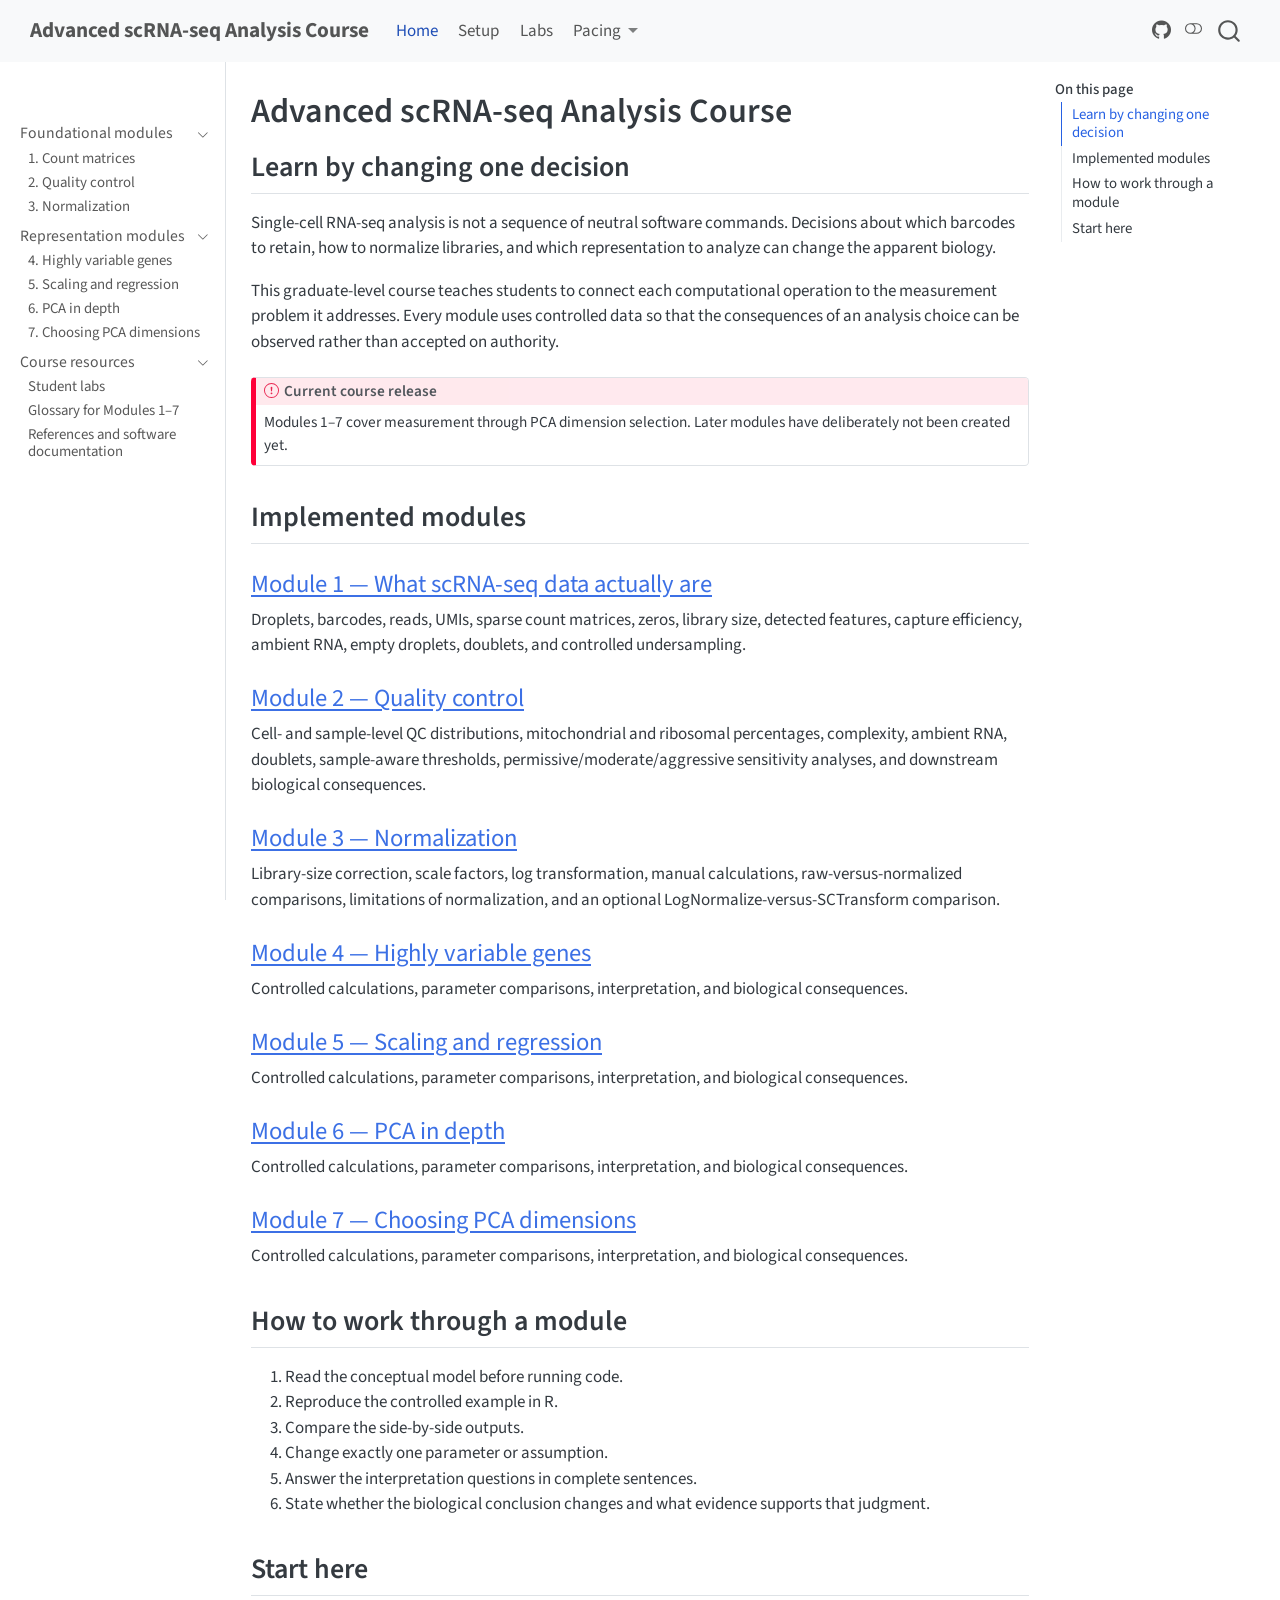
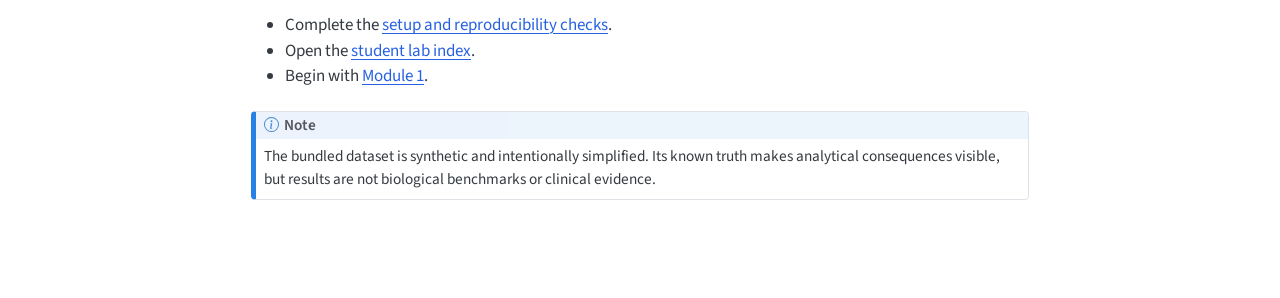
<file: index.html>
<!DOCTYPE html>
<html xmlns="http://www.w3.org/1999/xhtml" lang="en" xml:lang="en"><head>

<meta charset="utf-8">
<meta name="generator" content="quarto-1.10.18">

<meta name="viewport" content="width=device-width, initial-scale=1.0, user-scalable=yes">


<title>Advanced scRNA-seq Analysis Course</title>
<style>
/* Default styles provided by pandoc.
** See https://pandoc.org/MANUAL.html#variables-for-html for config info.
*/
span.smallcaps{font-variant: small-caps;}
div.columns{display: flex; gap: 1.5em;}
div.column{flex: auto;}
@media screen {
div.columns{gap: min(4vw, 1.5em);}
div.column{overflow-x: auto;}
}
div.hanging-indent{margin-left: 1.5em; text-indent: -1.5em;}
ul.task-list{list-style: none;}
ul.task-list li input[type="checkbox"] {
  width: 0.8em;
  margin: 0 0.8em 0.2em -1em; /* quarto-specific, see https://github.com/quarto-dev/quarto-cli/issues/4556 */ 
  vertical-align: middle;
}
</style>


<script src="site_libs/quarto-nav/quarto-nav.js"></script>
<script src="site_libs/quarto-nav/headroom.min.js"></script>
<script src="site_libs/clipboard/clipboard.min.js"></script>
<script src="site_libs/quarto-search/autocomplete.umd.js"></script>
<script src="site_libs/quarto-search/fuse.min.js"></script>
<script src="site_libs/quarto-search/quarto-search.js"></script>
<meta name="quarto:offset" content="./">
<script src="site_libs/quarto-html/quarto.js" type="module"></script>
<script src="site_libs/quarto-html/tabsets/tabsets.js" type="module"></script>
<script src="site_libs/quarto-html/popper.min.js"></script>
<script src="site_libs/quarto-html/tippy.umd.min.js"></script>
<script src="site_libs/quarto-html/anchor.min.js"></script>
<link href="site_libs/quarto-html/tippy.css" rel="stylesheet">
<link href="site_libs/quarto-html/quarto-syntax-highlighting-64a204ab8560d761af7679ceaba22944.css" rel="stylesheet" class="quarto-color-scheme" id="quarto-text-highlighting-styles">
<link href="site_libs/quarto-html/quarto-syntax-highlighting-dark-b85bc7c33db8c58e0ec93c3465666fed.css" rel="stylesheet" class="quarto-color-scheme quarto-color-alternate" id="quarto-text-highlighting-styles">
<link href="site_libs/quarto-html/quarto-syntax-highlighting-64a204ab8560d761af7679ceaba22944.css" rel="stylesheet" class="quarto-color-scheme-extra" id="quarto-text-highlighting-styles">
<script src="site_libs/bootstrap/bootstrap.min.js"></script>
<link href="site_libs/bootstrap/bootstrap-icons.css" rel="stylesheet">
<link href="site_libs/bootstrap/bootstrap-ee55caa158e530c0c52bbb44840fb07f.min.css" rel="stylesheet" append-hash="true" class="quarto-color-scheme" id="quarto-bootstrap" data-mode="light">
<link href="site_libs/bootstrap/bootstrap-dark-69b8fd39b915e130ce02cb4b128045d4.min.css" rel="stylesheet" append-hash="true" class="quarto-color-scheme quarto-color-alternate" id="quarto-bootstrap" data-mode="dark">
<link href="site_libs/bootstrap/bootstrap-ee55caa158e530c0c52bbb44840fb07f.min.css" rel="stylesheet" append-hash="true" class="quarto-color-scheme-extra" id="quarto-bootstrap" data-mode="light">
<script id="quarto-search-options" type="application/json">{
  "location": "navbar",
  "copy-button": false,
  "collapse-after": 3,
  "panel-placement": "end",
  "type": "overlay",
  "limit": 50,
  "keyboard-shortcut": [
    "f",
    "/",
    "s"
  ],
  "show-item-context": false,
  "language": {
    "search-no-results-text": "No results",
    "search-matching-documents-text": "matching documents",
    "search-copy-link-title": "Copy link to search",
    "search-hide-matches-text": "Hide additional matches",
    "search-more-match-text": "more match in this document",
    "search-more-matches-text": "more matches in this document",
    "search-clear-button-title": "Clear",
    "search-text-placeholder": "",
    "search-detached-cancel-button-title": "Cancel",
    "search-submit-button-title": "Submit",
    "search-label": "Search"
  }
}</script>


<link rel="stylesheet" href="styles.css">
</head>

<body class="nav-sidebar docked nav-fixed quarto-light"><script id="quarto-html-before-body" type="application/javascript">
    const toggleBodyColorMode = (bsSheetEl) => {
      const mode = bsSheetEl.getAttribute("data-mode");
      const bodyEl = window.document.querySelector("body");
      if (mode === "dark") {
        bodyEl.classList.add("quarto-dark");
        bodyEl.classList.remove("quarto-light");
      } else {
        bodyEl.classList.add("quarto-light");
        bodyEl.classList.remove("quarto-dark");
      }
    }
    const toggleBodyColorPrimary = () => {
      const bsSheetEl = window.document.querySelector("link#quarto-bootstrap:not([rel=disabled-stylesheet])");
      if (bsSheetEl) {
        toggleBodyColorMode(bsSheetEl);
      }
    }
    const setColorSchemeToggle = (alternate) => {
      const toggles = window.document.querySelectorAll('.quarto-color-scheme-toggle');
      for (let i=0; i < toggles.length; i++) {
        const toggle = toggles[i];
        if (toggle) {
          if (alternate) {
            toggle.classList.add("alternate");
          } else {
            toggle.classList.remove("alternate");
          }
        }
      }
    };
    const toggleColorMode = (alternate) => {
      // Switch the stylesheets
      const primaryStylesheets = window.document.querySelectorAll('link.quarto-color-scheme:not(.quarto-color-alternate)');
      const alternateStylesheets = window.document.querySelectorAll('link.quarto-color-scheme.quarto-color-alternate');
      manageTransitions('#quarto-margin-sidebar .nav-link', false);
      if (alternate) {
        // note: dark is layered on light, we don't disable primary!
        enableStylesheet(alternateStylesheets);
        for (const sheetNode of alternateStylesheets) {
          if (sheetNode.id === "quarto-bootstrap") {
            toggleBodyColorMode(sheetNode);
          }
        }
      } else {
        disableStylesheet(alternateStylesheets);
        enableStylesheet(primaryStylesheets)
        toggleBodyColorPrimary();
      }
      manageTransitions('#quarto-margin-sidebar .nav-link', true);
      // Switch the toggles
      setColorSchemeToggle(alternate)
      // Hack to workaround the fact that safari doesn't
      // properly recolor the scrollbar when toggling (#1455)
      if (navigator.userAgent.indexOf('Safari') > 0 && navigator.userAgent.indexOf('Chrome') == -1) {
        manageTransitions("body", false);
        window.scrollTo(0, 1);
        setTimeout(() => {
          window.scrollTo(0, 0);
          manageTransitions("body", true);
        }, 40);
      }
    }
    const disableStylesheet = (stylesheets) => {
      for (let i=0; i < stylesheets.length; i++) {
        const stylesheet = stylesheets[i];
        stylesheet.rel = 'disabled-stylesheet';
      }
    }
    const enableStylesheet = (stylesheets) => {
      for (let i=0; i < stylesheets.length; i++) {
        const stylesheet = stylesheets[i];
        if(stylesheet.rel !== 'stylesheet') { // for Chrome, which will still FOUC without this check
          stylesheet.rel = 'stylesheet';
        }
      }
    }
    const manageTransitions = (selector, allowTransitions) => {
      const els = window.document.querySelectorAll(selector);
      for (let i=0; i < els.length; i++) {
        const el = els[i];
        if (allowTransitions) {
          el.classList.remove('notransition');
        } else {
          el.classList.add('notransition');
        }
      }
    }
    const isFileUrl = () => {
      return window.location.protocol === 'file:';
    }
    const hasAlternateSentinel = () => {
      let styleSentinel = getColorSchemeSentinel();
      if (styleSentinel !== null) {
        return styleSentinel === "alternate";
      } else {
        return false;
      }
    }
    const setStyleSentinel = (alternate) => {
      const value = alternate ? "alternate" : "default";
      if (!isFileUrl()) {
        window.localStorage.setItem("quarto-color-scheme", value);
      } else {
        localAlternateSentinel = value;
      }
    }
    const getColorSchemeSentinel = () => {
      if (!isFileUrl()) {
        const storageValue = window.localStorage.getItem("quarto-color-scheme");
        return storageValue != null ? storageValue : localAlternateSentinel;
      } else {
        return localAlternateSentinel;
      }
    }
    const toggleGiscusIfUsed = (isAlternate, darkModeDefault) => {
      const baseTheme = document.querySelector('#giscus-base-theme')?.value ?? 'light';
      const alternateTheme = document.querySelector('#giscus-alt-theme')?.value ?? 'dark';
      let newTheme = '';
      if(authorPrefersDark) {
        newTheme = isAlternate ? baseTheme : alternateTheme;
      } else {
        newTheme = isAlternate ? alternateTheme : baseTheme;
      }
      const changeGiscusTheme = () => {
        // From: https://github.com/giscus/giscus/issues/336
        const sendMessage = (message) => {
          const iframe = document.querySelector('iframe.giscus-frame');
          if (!iframe) return;
          iframe.contentWindow.postMessage({ giscus: message }, 'https://giscus.app');
        }
        sendMessage({
          setConfig: {
            theme: newTheme
          }
        });
      }
      const isGiscussLoaded = window.document.querySelector('iframe.giscus-frame') !== null;
      if (isGiscussLoaded) {
        changeGiscusTheme();
      }
    };
    const authorPrefersDark = false;
    const darkModeDefault = authorPrefersDark;
      document.querySelector('link#quarto-text-highlighting-styles.quarto-color-scheme-extra').rel = 'disabled-stylesheet';
      document.querySelector('link#quarto-bootstrap.quarto-color-scheme-extra').rel = 'disabled-stylesheet';
    let localAlternateSentinel = darkModeDefault ? 'alternate' : 'default';
    // Dark / light mode switch
    window.quartoToggleColorScheme = () => {
      // Read the current dark / light value
      let toAlternate = !hasAlternateSentinel();
      toggleColorMode(toAlternate);
      setStyleSentinel(toAlternate);
      toggleGiscusIfUsed(toAlternate, darkModeDefault);
      window.dispatchEvent(new Event('resize'));
    };
    // Switch to dark mode if need be
    if (hasAlternateSentinel()) {
      toggleColorMode(true);
    } else {
      toggleColorMode(false);
    }
  </script>

<div id="quarto-search-results"></div>
  <header id="quarto-header" class="headroom fixed-top">
    <nav class="navbar navbar-expand-lg " data-bs-theme="dark">
      <div class="navbar-container container-fluid">
      <div class="navbar-brand-container mx-auto">
    <a class="navbar-brand" href="./index.html">
    <span class="navbar-title">Advanced scRNA-seq Analysis Course</span>
    </a>
  </div>
            <div id="quarto-search" class="" title="Search"></div>
          <button class="navbar-toggler" type="button" data-bs-toggle="collapse" data-bs-target="#navbarCollapse" aria-controls="navbarCollapse" role="menu" aria-expanded="false" aria-label="Toggle navigation" onclick="if (window.quartoToggleHeadroom) { window.quartoToggleHeadroom(); }">
  <span class="navbar-toggler-icon"></span>
</button>
          <div class="collapse navbar-collapse" id="navbarCollapse">
            <ul class="navbar-nav navbar-nav-scroll me-auto">
  <li class="nav-item">
    <a class="nav-link active" href="./index.html" aria-current="page"> 
<span class="menu-text">Home</span></a>
  </li>  
  <li class="nav-item">
    <a class="nav-link" href="./setup/index.html"> 
<span class="menu-text">Setup</span></a>
  </li>  
  <li class="nav-item">
    <a class="nav-link" href="./labs/index.html"> 
<span class="menu-text">Labs</span></a>
  </li>  
  <li class="nav-item dropdown ">
    <a class="nav-link dropdown-toggle" href="#" id="nav-menu-pacing" role="link" data-bs-toggle="dropdown" aria-expanded="false">
 <span class="menu-text">Pacing</span>
    </a>
    <ul class="dropdown-menu" aria-labelledby="nav-menu-pacing">    
        <li>
    <a class="dropdown-item" href="./schedule-quarter.html">
 <span class="dropdown-text">Quarter foundation block</span></a>
  </li>  
        <li>
    <a class="dropdown-item" href="./schedule-semester.html">
 <span class="dropdown-text">Semester foundation block</span></a>
  </li>  
    </ul>
  </li>
</ul>
            <ul class="navbar-nav navbar-nav-scroll ms-auto">
  <li class="nav-item compact">
    <a class="nav-link" href="https://github.com/aezamora14/scrna-seq-analysis-course"> <i class="bi bi-github" role="img" aria-label="GitHub repository">
</i> 
<span class="menu-text"></span></a>
  </li>  
</ul>
          </div> <!-- /navcollapse -->
            <div class="quarto-navbar-tools">
  <a href="" class="quarto-color-scheme-toggle quarto-navigation-tool  px-1" onclick="window.quartoToggleColorScheme(); return false;" title="Toggle dark mode"><i class="bi"></i></a>
</div>
      </div> <!-- /container-fluid -->
    </nav>
  <nav class="quarto-secondary-nav">
    <div class="container-fluid d-flex">
      <button type="button" class="quarto-btn-toggle btn" data-bs-toggle="collapse" role="button" data-bs-target=".quarto-sidebar-collapse-item" aria-controls="quarto-sidebar" aria-expanded="false" aria-label="Toggle sidebar navigation" onclick="if (window.quartoToggleHeadroom) { window.quartoToggleHeadroom(); }">
        <i class="bi bi-layout-text-sidebar-reverse"></i>
      </button>
        <nav class="quarto-page-breadcrumbs" aria-label="breadcrumb"><ol class="breadcrumb"><li class="breadcrumb-item">Advanced scRNA-seq Analysis Course</li></ol></nav>
        <a class="flex-grow-1" role="navigation" data-bs-toggle="collapse" data-bs-target=".quarto-sidebar-collapse-item" aria-controls="quarto-sidebar" aria-expanded="false" aria-label="Toggle sidebar navigation" onclick="if (window.quartoToggleHeadroom) { window.quartoToggleHeadroom(); }">      
        </a>
      <button type="button" class="btn quarto-search-button" aria-label="Search" onclick="window.quartoOpenSearch();">
        <i class="bi bi-search"></i>
      </button>
    </div>
  </nav>
</header>
<!-- content -->
<div id="quarto-content" class="quarto-container page-columns page-rows-contents page-layout-full page-navbar">
<!-- sidebar -->
  <nav id="quarto-sidebar" class="sidebar collapse collapse-horizontal quarto-sidebar-collapse-item sidebar-navigation docked overflow-auto">
        <div class="mt-2 flex-shrink-0 align-items-center">
        <div class="sidebar-search">
        <div id="quarto-search" class="" title="Search"></div>
        </div>
        </div>
    <div class="sidebar-menu-container"> 
    <ul class="list-unstyled mt-1">
        <li class="sidebar-item sidebar-item-section">
      <div class="sidebar-item-container"> 
            <a class="sidebar-item-text sidebar-link text-start" data-bs-toggle="collapse" data-bs-target="#quarto-sidebar-section-1" role="navigation" aria-expanded="true">
 <span class="menu-text">Foundational modules</span></a>
          <a class="sidebar-item-toggle text-start" data-bs-toggle="collapse" data-bs-target="#quarto-sidebar-section-1" role="navigation" aria-expanded="true" aria-label="Toggle section">
            <i class="bi bi-chevron-right ms-2"></i>
          </a> 
      </div>
      <ul id="quarto-sidebar-section-1" class="collapse list-unstyled sidebar-section depth1 show">  
          <li class="sidebar-item">
  <div class="sidebar-item-container"> 
  <a href="./modules/01-count-matrix/index.html" class="sidebar-item-text sidebar-link">
 <span class="menu-text">1. Count matrices</span></a>
  </div>
</li>
          <li class="sidebar-item">
  <div class="sidebar-item-container"> 
  <a href="./modules/02-quality-control/index.html" class="sidebar-item-text sidebar-link">
 <span class="menu-text">2. Quality control</span></a>
  </div>
</li>
          <li class="sidebar-item">
  <div class="sidebar-item-container"> 
  <a href="./modules/03-normalization/index.html" class="sidebar-item-text sidebar-link">
 <span class="menu-text">3. Normalization</span></a>
  </div>
</li>
      </ul>
  </li>
        <li class="sidebar-item sidebar-item-section">
      <div class="sidebar-item-container"> 
            <a class="sidebar-item-text sidebar-link text-start" data-bs-toggle="collapse" data-bs-target="#quarto-sidebar-section-2" role="navigation" aria-expanded="true">
 <span class="menu-text">Representation modules</span></a>
          <a class="sidebar-item-toggle text-start" data-bs-toggle="collapse" data-bs-target="#quarto-sidebar-section-2" role="navigation" aria-expanded="true" aria-label="Toggle section">
            <i class="bi bi-chevron-right ms-2"></i>
          </a> 
      </div>
      <ul id="quarto-sidebar-section-2" class="collapse list-unstyled sidebar-section depth1 show">  
          <li class="sidebar-item">
  <div class="sidebar-item-container"> 
  <a href="./modules/04-variable-features/index.html" class="sidebar-item-text sidebar-link">
 <span class="menu-text">4. Highly variable genes</span></a>
  </div>
</li>
          <li class="sidebar-item">
  <div class="sidebar-item-container"> 
  <a href="./modules/05-scaling-regression/index.html" class="sidebar-item-text sidebar-link">
 <span class="menu-text">5. Scaling and regression</span></a>
  </div>
</li>
          <li class="sidebar-item">
  <div class="sidebar-item-container"> 
  <a href="./modules/06-pca/index.html" class="sidebar-item-text sidebar-link">
 <span class="menu-text">6. PCA in depth</span></a>
  </div>
</li>
          <li class="sidebar-item">
  <div class="sidebar-item-container"> 
  <a href="./modules/07-choosing-dimensions/index.html" class="sidebar-item-text sidebar-link">
 <span class="menu-text">7. Choosing PCA dimensions</span></a>
  </div>
</li>
      </ul>
  </li>
        <li class="sidebar-item sidebar-item-section">
      <div class="sidebar-item-container"> 
            <a class="sidebar-item-text sidebar-link text-start" data-bs-toggle="collapse" data-bs-target="#quarto-sidebar-section-3" role="navigation" aria-expanded="true">
 <span class="menu-text">Course resources</span></a>
          <a class="sidebar-item-toggle text-start" data-bs-toggle="collapse" data-bs-target="#quarto-sidebar-section-3" role="navigation" aria-expanded="true" aria-label="Toggle section">
            <i class="bi bi-chevron-right ms-2"></i>
          </a> 
      </div>
      <ul id="quarto-sidebar-section-3" class="collapse list-unstyled sidebar-section depth1 show">  
          <li class="sidebar-item">
  <div class="sidebar-item-container"> 
  <a href="./labs/index.html" class="sidebar-item-text sidebar-link">
 <span class="menu-text">Student labs</span></a>
  </div>
</li>
          <li class="sidebar-item">
  <div class="sidebar-item-container"> 
  <a href="./resources/glossary.html" class="sidebar-item-text sidebar-link">
 <span class="menu-text">Glossary for Modules 1–7</span></a>
  </div>
</li>
          <li class="sidebar-item">
  <div class="sidebar-item-container"> 
  <a href="./references/index.html" class="sidebar-item-text sidebar-link">
 <span class="menu-text">References and software documentation</span></a>
  </div>
</li>
      </ul>
  </li>
    </ul>
    </div>
</nav>
<div id="quarto-sidebar-glass" class="quarto-sidebar-collapse-item" data-bs-toggle="collapse" data-bs-target=".quarto-sidebar-collapse-item"></div>
<!-- margin-sidebar -->
    <div id="quarto-margin-sidebar" class="sidebar margin-sidebar">
        <nav id="TOC" role="doc-toc" class="toc-active">
    <h2 id="toc-title">On this page</h2>
   
  <ul>
  <li><a href="#learn-by-changing-one-decision" id="toc-learn-by-changing-one-decision" class="nav-link active" data-scroll-target="#learn-by-changing-one-decision">Learn by changing one decision</a></li>
  <li><a href="#implemented-modules" id="toc-implemented-modules" class="nav-link" data-scroll-target="#implemented-modules">Implemented modules</a>
  <ul class="collapse">
  <li><a href="#module-1-what-scrna-seq-data-actually-are" id="toc-module-1-what-scrna-seq-data-actually-are" class="nav-link" data-scroll-target="#module-1-what-scrna-seq-data-actually-are">Module 1 — What scRNA-seq data actually are</a></li>
  <li><a href="#module-2-quality-control" id="toc-module-2-quality-control" class="nav-link" data-scroll-target="#module-2-quality-control">Module 2 — Quality control</a></li>
  <li><a href="#module-3-normalization" id="toc-module-3-normalization" class="nav-link" data-scroll-target="#module-3-normalization">Module 3 — Normalization</a></li>
  <li><a href="#module-4-highly-variable-genes" id="toc-module-4-highly-variable-genes" class="nav-link" data-scroll-target="#module-4-highly-variable-genes">Module 4 — Highly variable genes</a></li>
  <li><a href="#module-5-scaling-and-regression" id="toc-module-5-scaling-and-regression" class="nav-link" data-scroll-target="#module-5-scaling-and-regression">Module 5 — Scaling and regression</a></li>
  <li><a href="#module-6-pca-in-depth" id="toc-module-6-pca-in-depth" class="nav-link" data-scroll-target="#module-6-pca-in-depth">Module 6 — PCA in depth</a></li>
  <li><a href="#module-7-choosing-pca-dimensions" id="toc-module-7-choosing-pca-dimensions" class="nav-link" data-scroll-target="#module-7-choosing-pca-dimensions">Module 7 — Choosing PCA dimensions</a></li>
  </ul></li>
  <li><a href="#how-to-work-through-a-module" id="toc-how-to-work-through-a-module" class="nav-link" data-scroll-target="#how-to-work-through-a-module">How to work through a module</a></li>
  <li><a href="#start-here" id="toc-start-here" class="nav-link" data-scroll-target="#start-here">Start here</a></li>
  </ul>
</nav>
    </div>
<!-- main -->
<main class="content column-body" id="quarto-document-content">


<header id="title-block-header" class="quarto-title-block default">
<div class="quarto-title">
<h1 class="title">Advanced scRNA-seq Analysis Course</h1>
</div>



<div class="quarto-title-meta column-body">

    
  
    
  </div>
  


</header>


<section id="learn-by-changing-one-decision" class="level2">
<h2 class="anchored" data-anchor-id="learn-by-changing-one-decision">Learn by changing one decision</h2>
<p>Single-cell RNA-seq analysis is not a sequence of neutral software commands. Decisions about which barcodes to retain, how to normalize libraries, and which representation to analyze can change the apparent biology.</p>
<p>This graduate-level course teaches students to connect each computational operation to the measurement problem it addresses. Every module uses controlled data so that the consequences of an analysis choice can be observed rather than accepted on authority.</p>
<div class="callout callout-style-default callout-important callout-titled" title="Current course release">
<div class="callout-header d-flex align-content-center">
<div class="callout-icon-container">
<i class="callout-icon"></i>
</div>
<div class="callout-title-container flex-fill">
<span class="screen-reader-only">Important</span>Current course release
</div>
</div>
<div class="callout-body-container callout-body">
<p>Modules 1–7 cover measurement through PCA dimension selection. Later modules have deliberately not been created yet.</p>
</div>
</div>
</section>
<section id="implemented-modules" class="level2">
<h2 class="anchored" data-anchor-id="implemented-modules">Implemented modules</h2>
<section id="module-1-what-scrna-seq-data-actually-are" class="level3">
<h3 class="anchored" data-anchor-id="module-1-what-scrna-seq-data-actually-are"><a href="./modules/01-count-matrix/index.html">Module 1 — What scRNA-seq data actually are</a></h3>
<p>Droplets, barcodes, reads, UMIs, sparse count matrices, zeros, library size, detected features, capture efficiency, ambient RNA, empty droplets, doublets, and controlled undersampling.</p>
</section>
<section id="module-2-quality-control" class="level3">
<h3 class="anchored" data-anchor-id="module-2-quality-control"><a href="./modules/02-quality-control/index.html">Module 2 — Quality control</a></h3>
<p>Cell- and sample-level QC distributions, mitochondrial and ribosomal percentages, complexity, ambient RNA, doublets, sample-aware thresholds, permissive/moderate/aggressive sensitivity analyses, and downstream biological consequences.</p>
</section>
<section id="module-3-normalization" class="level3">
<h3 class="anchored" data-anchor-id="module-3-normalization"><a href="./modules/03-normalization/index.html">Module 3 — Normalization</a></h3>
<p>Library-size correction, scale factors, log transformation, manual calculations, raw-versus-normalized comparisons, limitations of normalization, and an optional LogNormalize-versus-SCTransform comparison.</p>
</section>
<section id="module-4-highly-variable-genes" class="level3">
<h3 class="anchored" data-anchor-id="module-4-highly-variable-genes"><a href="./modules/04-variable-features/index.html">Module 4 — Highly variable genes</a></h3>
<p>Controlled calculations, parameter comparisons, interpretation, and biological consequences.</p>
</section>
<section id="module-5-scaling-and-regression" class="level3">
<h3 class="anchored" data-anchor-id="module-5-scaling-and-regression"><a href="./modules/05-scaling-regression/index.html">Module 5 — Scaling and regression</a></h3>
<p>Controlled calculations, parameter comparisons, interpretation, and biological consequences.</p>
</section>
<section id="module-6-pca-in-depth" class="level3">
<h3 class="anchored" data-anchor-id="module-6-pca-in-depth"><a href="./modules/06-pca/index.html">Module 6 — PCA in depth</a></h3>
<p>Controlled calculations, parameter comparisons, interpretation, and biological consequences.</p>
</section>
<section id="module-7-choosing-pca-dimensions" class="level3">
<h3 class="anchored" data-anchor-id="module-7-choosing-pca-dimensions"><a href="./modules/07-choosing-dimensions/index.html">Module 7 — Choosing PCA dimensions</a></h3>
<p>Controlled calculations, parameter comparisons, interpretation, and biological consequences.</p>
</section>
</section>
<section id="how-to-work-through-a-module" class="level2">
<h2 class="anchored" data-anchor-id="how-to-work-through-a-module">How to work through a module</h2>
<ol type="1">
<li>Read the conceptual model before running code.</li>
<li>Reproduce the controlled example in R.</li>
<li>Compare the side-by-side outputs.</li>
<li>Change exactly one parameter or assumption.</li>
<li>Answer the interpretation questions in complete sentences.</li>
<li>State whether the biological conclusion changes and what evidence supports that judgment.</li>
</ol>
</section>
<section id="start-here" class="level2">
<h2 class="anchored" data-anchor-id="start-here">Start here</h2>
<ul>
<li>Complete the <a href="./setup/index.html">setup and reproducibility checks</a>.</li>
<li>Open the <a href="./labs/index.html">student lab index</a>.</li>
<li>Begin with <a href="./modules/01-count-matrix/index.html">Module 1</a>.</li>
</ul>
<div class="callout callout-style-default callout-note callout-titled">
<div class="callout-header d-flex align-content-center">
<div class="callout-icon-container">
<i class="callout-icon"></i>
</div>
<div class="callout-title-container flex-fill">
Note
</div>
</div>
<div class="callout-body-container callout-body">
<p>The bundled dataset is synthetic and intentionally simplified. Its known truth makes analytical consequences visible, but results are not biological benchmarks or clinical evidence.</p>
</div>
</div>


</section>

</main> <!-- /main -->
<script id="quarto-html-after-body" type="application/javascript">
  window.document.addEventListener("DOMContentLoaded", function (event) {
    // Ensure there is a toggle, if there isn't float one in the top right
    if (window.document.querySelector('.quarto-color-scheme-toggle') === null) {
      const a = window.document.createElement('a');
      a.classList.add('top-right');
      a.classList.add('quarto-color-scheme-toggle');
      a.href = "";
      a.onclick = function() { try { window.quartoToggleColorScheme(); } catch {} return false; };
      const i = window.document.createElement("i");
      i.classList.add('bi');
      a.appendChild(i);
      window.document.body.appendChild(a);
    }
    setColorSchemeToggle(hasAlternateSentinel())
    const icon = "";
    const anchorJS = new window.AnchorJS();
    anchorJS.options = {
      placement: 'right',
      icon: icon
    };
    anchorJS.add('.anchored');
    const isCodeAnnotation = (el) => {
      for (const clz of el.classList) {
        if (clz.startsWith('code-annotation-')) {                     
          return true;
        }
      }
      return false;
    }
    const onCopySuccess = function(e) {
      // button target
      const button = e.trigger;
      // don't keep focus
      button.blur();
      // flash "checked"
      button.classList.add('code-copy-button-checked');
      var currentTitle = button.getAttribute("title");
      button.setAttribute("title", "Copied!");
      let tooltip;
      if (window.bootstrap) {
        button.setAttribute("data-bs-toggle", "tooltip");
        button.setAttribute("data-bs-placement", "left");
        button.setAttribute("data-bs-title", "Copied!");
        tooltip = new bootstrap.Tooltip(button, 
          { trigger: "manual", 
            customClass: "code-copy-button-tooltip",
            offset: [0, -8]});
        tooltip.show();    
      }
      setTimeout(function() {
        if (tooltip) {
          tooltip.hide();
          button.removeAttribute("data-bs-title");
          button.removeAttribute("data-bs-toggle");
          button.removeAttribute("data-bs-placement");
        }
        button.setAttribute("title", currentTitle);
        button.classList.remove('code-copy-button-checked');
      }, 1000);
      // clear code selection
      e.clearSelection();
    }
    const getTextToCopy = function(trigger) {
      const outerScaffold = trigger.parentElement.cloneNode(true);
      const codeEl = outerScaffold.querySelector('code');
      for (const childEl of codeEl.children) {
        if (isCodeAnnotation(childEl)) {
          childEl.remove();
        }
      }
      return codeEl.innerText;
    }
    const clipboard = new window.ClipboardJS('.code-copy-button:not([data-in-quarto-modal])', {
      text: getTextToCopy
    });
    clipboard.on('success', onCopySuccess);
    if (window.document.getElementById('quarto-embedded-source-code-modal')) {
      const clipboardModal = new window.ClipboardJS('.code-copy-button[data-in-quarto-modal]', {
        text: getTextToCopy,
        container: window.document.getElementById('quarto-embedded-source-code-modal')
      });
      clipboardModal.on('success', onCopySuccess);
    }
      var localhostRegex = new RegExp(/^(?:http|https):\/\/localhost\:?[0-9]*\//);
      var mailtoRegex = new RegExp(/^mailto:/);
        var filterRegex = new RegExp("https:\/\/aezamora14\.github\.io\/scrna-seq-analysis-course\/");
      var isInternal = (href) => {
          return filterRegex.test(href) || localhostRegex.test(href) || mailtoRegex.test(href);
      }
      // Inspect non-navigation links and adorn them if external
     var links = window.document.querySelectorAll('a[href]:not(.nav-link):not(.navbar-brand):not(.toc-action):not(.sidebar-link):not(.sidebar-item-toggle):not(.pagination-link):not(.no-external):not([aria-hidden]):not(.dropdown-item):not(.quarto-navigation-tool):not(.about-link)');
      for (var i=0; i<links.length; i++) {
        const link = links[i];
        if (!isInternal(link.href)) {
          // undo the damage that might have been done by quarto-nav.js in the case of
          // links that we want to consider external
          if (link.dataset.originalHref !== undefined) {
            link.href = link.dataset.originalHref;
          }
            // target, if specified
            link.setAttribute("target", "_blank");
            if (link.getAttribute("rel") === null) {
              link.setAttribute("rel", "noopener");
            }
        }
      }
    function tippyHover(el, contentFn, onTriggerFn, onUntriggerFn) {
      const config = {
        allowHTML: true,
        maxWidth: 500,
        delay: 100,
        arrow: false,
        appendTo: function(el) {
            return el.parentElement;
        },
        interactive: true,
        interactiveBorder: 10,
        theme: 'quarto',
        placement: 'bottom-start',
      };
      if (contentFn) {
        config.content = contentFn;
      }
      if (onTriggerFn) {
        config.onTrigger = onTriggerFn;
      }
      if (onUntriggerFn) {
        config.onUntrigger = onUntriggerFn;
      }
      window.tippy(el, config); 
    }
    const noterefs = window.document.querySelectorAll('a[role="doc-noteref"]');
    for (var i=0; i<noterefs.length; i++) {
      const ref = noterefs[i];
      tippyHover(ref, function() {
        // use id or data attribute instead here
        let href = ref.getAttribute('data-footnote-href') || ref.getAttribute('href');
        try { href = new URL(href).hash; } catch {}
        const id = href.replace(/^#\/?/, "");
        const note = window.document.getElementById(id);
        if (note) {
          return note.innerHTML;
        } else {
          return "";
        }
      });
    }
    const xrefs = window.document.querySelectorAll('a.quarto-xref');
    const processXRef = (id, note) => {
      // Strip column container classes
      const stripColumnClz = (el) => {
        el.classList.remove("page-full", "page-columns");
        if (el.children) {
          for (const child of el.children) {
            stripColumnClz(child);
          }
        }
      }
      stripColumnClz(note)
      if (id === null || id.startsWith('sec-')) {
        // Special case sections, only their first couple elements
        const container = document.createElement("div");
        if (note.children && note.children.length > 2) {
          container.appendChild(note.children[0].cloneNode(true));
          for (let i = 1; i < note.children.length; i++) {
            const child = note.children[i];
            if (child.tagName === "P" && child.innerText === "") {
              continue;
            } else {
              container.appendChild(child.cloneNode(true));
              break;
            }
          }
          if (window.Quarto?.typesetMath) {
            window.Quarto.typesetMath(container);
          }
          return container.innerHTML
        } else {
          if (window.Quarto?.typesetMath) {
            window.Quarto.typesetMath(note);
          }
          return note.innerHTML;
        }
      } else {
        // Remove any anchor links if they are present
        const anchorLink = note.querySelector('a.anchorjs-link');
        if (anchorLink) {
          anchorLink.remove();
        }
        if (window.Quarto?.typesetMath) {
          window.Quarto.typesetMath(note);
        }
        if (note.classList.contains("callout")) {
          return note.outerHTML;
        } else {
          return note.innerHTML;
        }
      }
    }
    for (var i=0; i<xrefs.length; i++) {
      const xref = xrefs[i];
      tippyHover(xref, undefined, function(instance) {
        instance.disable();
        let url = xref.getAttribute('href');
        let hash = undefined; 
        if (url.startsWith('#')) {
          hash = url;
        } else {
          try { hash = new URL(url).hash; } catch {}
        }
        if (hash) {
          const id = hash.replace(/^#\/?/, "");
          const note = window.document.getElementById(id);
          if (note !== null) {
            try {
              const html = processXRef(id, note.cloneNode(true));
              instance.setContent(html);
            } finally {
              instance.enable();
              instance.show();
            }
          } else {
            // See if we can fetch this
            fetch(url.split('#')[0])
            .then(res => res.text())
            .then(html => {
              const parser = new DOMParser();
              const htmlDoc = parser.parseFromString(html, "text/html");
              const note = htmlDoc.getElementById(id);
              if (note !== null) {
                const html = processXRef(id, note);
                instance.setContent(html);
              } 
            }).finally(() => {
              instance.enable();
              instance.show();
            });
          }
        } else {
          // See if we can fetch a full url (with no hash to target)
          // This is a special case and we should probably do some content thinning / targeting
          fetch(url)
          .then(res => res.text())
          .then(html => {
            const parser = new DOMParser();
            const htmlDoc = parser.parseFromString(html, "text/html");
            const note = htmlDoc.querySelector('main.content');
            if (note !== null) {
              // This should only happen for chapter cross references
              // (since there is no id in the URL)
              // remove the first header
              if (note.children.length > 0 && note.children[0].tagName === "HEADER") {
                note.children[0].remove();
              }
              const html = processXRef(null, note);
              instance.setContent(html);
            } 
          }).finally(() => {
            instance.enable();
            instance.show();
          });
        }
      }, function(instance) {
      });
    }
        let selectedAnnoteEl;
        const selectorForAnnotation = ( cell, annotation) => {
          let cellAttr = 'data-code-cell="' + cell + '"';
          let lineAttr = 'data-code-annotation="' +  annotation + '"';
          const selector = 'span[' + cellAttr + '][' + lineAttr + ']';
          return selector;
        }
        const selectCodeLines = (annoteEl) => {
          const doc = window.document;
          const targetCell = annoteEl.getAttribute("data-target-cell");
          const targetAnnotation = annoteEl.getAttribute("data-target-annotation");
          const annoteSpan = window.document.querySelector(selectorForAnnotation(targetCell, targetAnnotation));
          const lines = annoteSpan.getAttribute("data-code-lines").split(",");
          const lineIds = lines.map((line) => {
            return targetCell + "-" + line;
          })
          let top = null;
          let height = null;
          let parent = null;
          if (lineIds.length > 0) {
              //compute the position of the single el (top and bottom and make a div)
              const el = window.document.getElementById(lineIds[0]);
              top = el.offsetTop;
              height = el.offsetHeight;
              parent = el.parentElement.parentElement;
            if (lineIds.length > 1) {
              const lastEl = window.document.getElementById(lineIds[lineIds.length - 1]);
              const bottom = lastEl.offsetTop + lastEl.offsetHeight;
              height = bottom - top;
            }
            if (top !== null && height !== null && parent !== null) {
              // cook up a div (if necessary) and position it 
              let div = window.document.getElementById("code-annotation-line-highlight");
              if (div === null) {
                div = window.document.createElement("div");
                div.setAttribute("id", "code-annotation-line-highlight");
                div.style.position = 'absolute';
                parent.appendChild(div);
              }
              div.style.top = top - 2 + "px";
              div.style.height = height + 4 + "px";
              div.style.left = 0;
              let gutterDiv = window.document.getElementById("code-annotation-line-highlight-gutter");
              if (gutterDiv === null) {
                gutterDiv = window.document.createElement("div");
                gutterDiv.setAttribute("id", "code-annotation-line-highlight-gutter");
                gutterDiv.style.position = 'absolute';
                const codeCell = window.document.getElementById(targetCell);
                const gutter = codeCell.querySelector('.code-annotation-gutter');
                gutter.appendChild(gutterDiv);
              }
              gutterDiv.style.top = top - 2 + "px";
              gutterDiv.style.height = height + 4 + "px";
            }
            selectedAnnoteEl = annoteEl;
          }
        };
        const unselectCodeLines = () => {
          const elementsIds = ["code-annotation-line-highlight", "code-annotation-line-highlight-gutter"];
          elementsIds.forEach((elId) => {
            const div = window.document.getElementById(elId);
            if (div) {
              div.remove();
            }
          });
          selectedAnnoteEl = undefined;
        };
          // Handle positioning of the toggle
      window.addEventListener(
        "resize",
        throttle(() => {
          elRect = undefined;
          if (selectedAnnoteEl) {
            selectCodeLines(selectedAnnoteEl);
          }
        }, 10)
      );
      function throttle(fn, ms) {
      let throttle = false;
      let timer;
        return (...args) => {
          if(!throttle) { // first call gets through
              fn.apply(this, args);
              throttle = true;
          } else { // all the others get throttled
              if(timer) clearTimeout(timer); // cancel #2
              timer = setTimeout(() => {
                fn.apply(this, args);
                timer = throttle = false;
              }, ms);
          }
        };
      }
        // Attach click handler to the DT
        const annoteDls = window.document.querySelectorAll('dt[data-target-cell]');
        for (const annoteDlNode of annoteDls) {
          annoteDlNode.addEventListener('click', (event) => {
            const clickedEl = event.target;
            if (clickedEl !== selectedAnnoteEl) {
              unselectCodeLines();
              const activeEl = window.document.querySelector('dt[data-target-cell].code-annotation-active');
              if (activeEl) {
                activeEl.classList.remove('code-annotation-active');
              }
              selectCodeLines(clickedEl);
              clickedEl.classList.add('code-annotation-active');
            } else {
              // Unselect the line
              unselectCodeLines();
              clickedEl.classList.remove('code-annotation-active');
            }
          });
        }
    const findCites = (el) => {
      const parentEl = el.parentElement;
      if (parentEl) {
        const cites = parentEl.dataset.cites;
        if (cites) {
          return {
            el,
            cites: cites.split(' ')
          };
        } else {
          return findCites(el.parentElement)
        }
      } else {
        return undefined;
      }
    };
    var bibliorefs = window.document.querySelectorAll('a[role="doc-biblioref"]');
    for (var i=0; i<bibliorefs.length; i++) {
      const ref = bibliorefs[i];
      const citeInfo = findCites(ref);
      if (citeInfo) {
        tippyHover(citeInfo.el, function() {
          var popup = window.document.createElement('div');
          citeInfo.cites.forEach(function(cite) {
            var citeDiv = window.document.createElement('div');
            citeDiv.classList.add('hanging-indent');
            citeDiv.classList.add('csl-entry');
            var biblioDiv = window.document.getElementById('ref-' + cite);
            if (biblioDiv) {
              citeDiv.innerHTML = biblioDiv.innerHTML;
            }
            popup.appendChild(citeDiv);
          });
          return popup.innerHTML;
        });
      }
    }
  });
  </script>
</div> <!-- /content -->




</body></html>
</file>
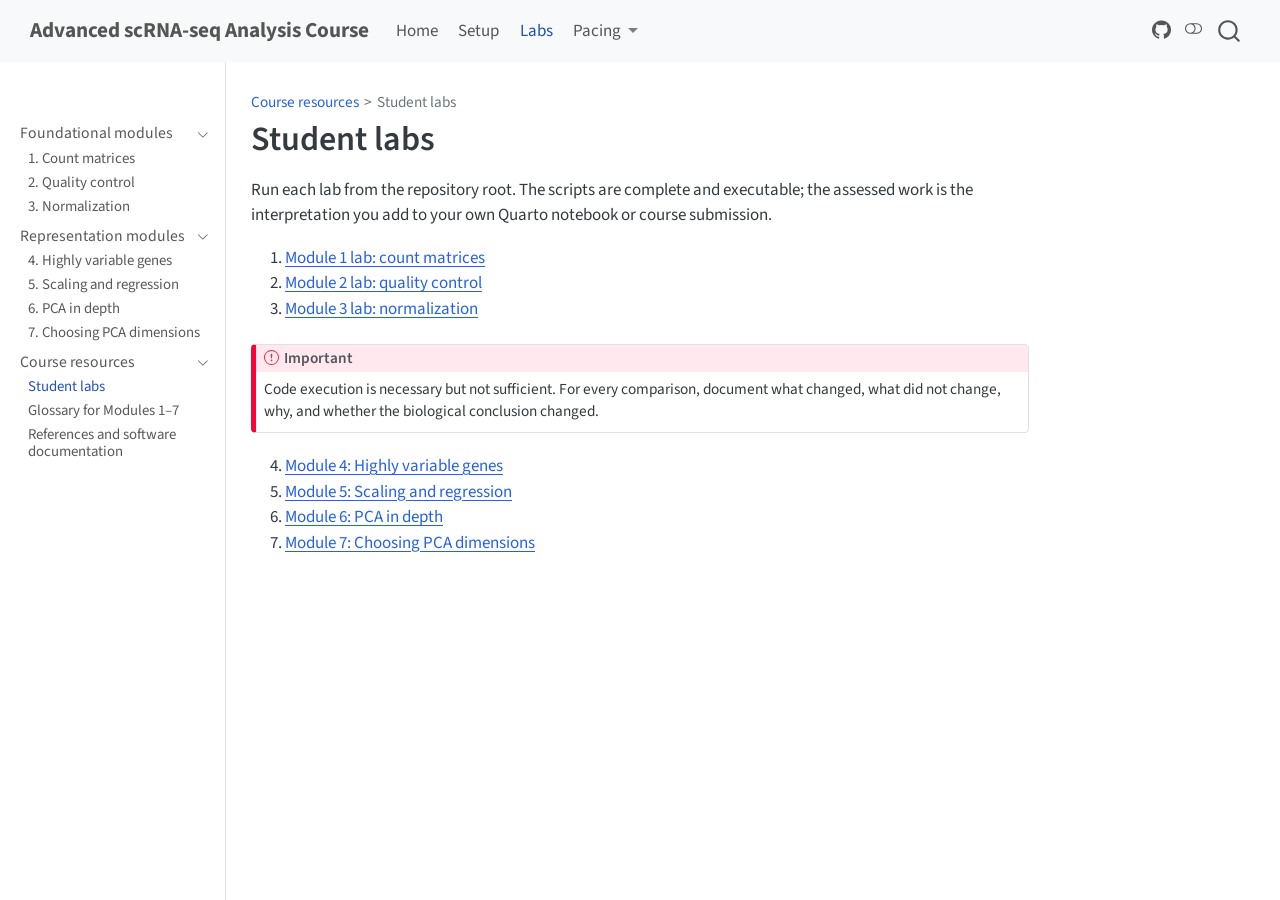
<file: labs/index.html>
<!DOCTYPE html>
<html xmlns="http://www.w3.org/1999/xhtml" lang="en" xml:lang="en"><head>

<meta charset="utf-8">
<meta name="generator" content="quarto-1.10.18">

<meta name="viewport" content="width=device-width, initial-scale=1.0, user-scalable=yes">


<title>Student labs – Advanced scRNA-seq Analysis Course</title>
<style>
/* Default styles provided by pandoc.
** See https://pandoc.org/MANUAL.html#variables-for-html for config info.
*/
span.smallcaps{font-variant: small-caps;}
div.columns{display: flex; gap: 1.5em;}
div.column{flex: auto;}
@media screen {
div.columns{gap: min(4vw, 1.5em);}
div.column{overflow-x: auto;}
}
div.hanging-indent{margin-left: 1.5em; text-indent: -1.5em;}
ul.task-list{list-style: none;}
ul.task-list li input[type="checkbox"] {
  width: 0.8em;
  margin: 0 0.8em 0.2em -1em; /* quarto-specific, see https://github.com/quarto-dev/quarto-cli/issues/4556 */ 
  vertical-align: middle;
}
</style>


<script src="../site_libs/quarto-nav/quarto-nav.js"></script>
<script src="../site_libs/quarto-nav/headroom.min.js"></script>
<script src="../site_libs/clipboard/clipboard.min.js"></script>
<script src="../site_libs/quarto-search/autocomplete.umd.js"></script>
<script src="../site_libs/quarto-search/fuse.min.js"></script>
<script src="../site_libs/quarto-search/quarto-search.js"></script>
<meta name="quarto:offset" content="../">
<script src="../site_libs/quarto-html/quarto.js" type="module"></script>
<script src="../site_libs/quarto-html/tabsets/tabsets.js" type="module"></script>
<script src="../site_libs/quarto-html/popper.min.js"></script>
<script src="../site_libs/quarto-html/tippy.umd.min.js"></script>
<script src="../site_libs/quarto-html/anchor.min.js"></script>
<link href="../site_libs/quarto-html/tippy.css" rel="stylesheet">
<link href="../site_libs/quarto-html/quarto-syntax-highlighting-64a204ab8560d761af7679ceaba22944.css" rel="stylesheet" class="quarto-color-scheme" id="quarto-text-highlighting-styles">
<link href="../site_libs/quarto-html/quarto-syntax-highlighting-dark-b85bc7c33db8c58e0ec93c3465666fed.css" rel="stylesheet" class="quarto-color-scheme quarto-color-alternate" id="quarto-text-highlighting-styles">
<link href="../site_libs/quarto-html/quarto-syntax-highlighting-64a204ab8560d761af7679ceaba22944.css" rel="stylesheet" class="quarto-color-scheme-extra" id="quarto-text-highlighting-styles">
<script src="../site_libs/bootstrap/bootstrap.min.js"></script>
<link href="../site_libs/bootstrap/bootstrap-icons.css" rel="stylesheet">
<link href="../site_libs/bootstrap/bootstrap-ee55caa158e530c0c52bbb44840fb07f.min.css" rel="stylesheet" append-hash="true" class="quarto-color-scheme" id="quarto-bootstrap" data-mode="light">
<link href="../site_libs/bootstrap/bootstrap-dark-69b8fd39b915e130ce02cb4b128045d4.min.css" rel="stylesheet" append-hash="true" class="quarto-color-scheme quarto-color-alternate" id="quarto-bootstrap" data-mode="dark">
<link href="../site_libs/bootstrap/bootstrap-ee55caa158e530c0c52bbb44840fb07f.min.css" rel="stylesheet" append-hash="true" class="quarto-color-scheme-extra" id="quarto-bootstrap" data-mode="light">
<script id="quarto-search-options" type="application/json">{
  "location": "navbar",
  "copy-button": false,
  "collapse-after": 3,
  "panel-placement": "end",
  "type": "overlay",
  "limit": 50,
  "keyboard-shortcut": [
    "f",
    "/",
    "s"
  ],
  "show-item-context": false,
  "language": {
    "search-no-results-text": "No results",
    "search-matching-documents-text": "matching documents",
    "search-copy-link-title": "Copy link to search",
    "search-hide-matches-text": "Hide additional matches",
    "search-more-match-text": "more match in this document",
    "search-more-matches-text": "more matches in this document",
    "search-clear-button-title": "Clear",
    "search-text-placeholder": "",
    "search-detached-cancel-button-title": "Cancel",
    "search-submit-button-title": "Submit",
    "search-label": "Search"
  }
}</script>


<link rel="stylesheet" href="../styles.css">
</head>

<body class="nav-sidebar docked nav-fixed quarto-light"><script id="quarto-html-before-body" type="application/javascript">
    const toggleBodyColorMode = (bsSheetEl) => {
      const mode = bsSheetEl.getAttribute("data-mode");
      const bodyEl = window.document.querySelector("body");
      if (mode === "dark") {
        bodyEl.classList.add("quarto-dark");
        bodyEl.classList.remove("quarto-light");
      } else {
        bodyEl.classList.add("quarto-light");
        bodyEl.classList.remove("quarto-dark");
      }
    }
    const toggleBodyColorPrimary = () => {
      const bsSheetEl = window.document.querySelector("link#quarto-bootstrap:not([rel=disabled-stylesheet])");
      if (bsSheetEl) {
        toggleBodyColorMode(bsSheetEl);
      }
    }
    const setColorSchemeToggle = (alternate) => {
      const toggles = window.document.querySelectorAll('.quarto-color-scheme-toggle');
      for (let i=0; i < toggles.length; i++) {
        const toggle = toggles[i];
        if (toggle) {
          if (alternate) {
            toggle.classList.add("alternate");
          } else {
            toggle.classList.remove("alternate");
          }
        }
      }
    };
    const toggleColorMode = (alternate) => {
      // Switch the stylesheets
      const primaryStylesheets = window.document.querySelectorAll('link.quarto-color-scheme:not(.quarto-color-alternate)');
      const alternateStylesheets = window.document.querySelectorAll('link.quarto-color-scheme.quarto-color-alternate');
      manageTransitions('#quarto-margin-sidebar .nav-link', false);
      if (alternate) {
        // note: dark is layered on light, we don't disable primary!
        enableStylesheet(alternateStylesheets);
        for (const sheetNode of alternateStylesheets) {
          if (sheetNode.id === "quarto-bootstrap") {
            toggleBodyColorMode(sheetNode);
          }
        }
      } else {
        disableStylesheet(alternateStylesheets);
        enableStylesheet(primaryStylesheets)
        toggleBodyColorPrimary();
      }
      manageTransitions('#quarto-margin-sidebar .nav-link', true);
      // Switch the toggles
      setColorSchemeToggle(alternate)
      // Hack to workaround the fact that safari doesn't
      // properly recolor the scrollbar when toggling (#1455)
      if (navigator.userAgent.indexOf('Safari') > 0 && navigator.userAgent.indexOf('Chrome') == -1) {
        manageTransitions("body", false);
        window.scrollTo(0, 1);
        setTimeout(() => {
          window.scrollTo(0, 0);
          manageTransitions("body", true);
        }, 40);
      }
    }
    const disableStylesheet = (stylesheets) => {
      for (let i=0; i < stylesheets.length; i++) {
        const stylesheet = stylesheets[i];
        stylesheet.rel = 'disabled-stylesheet';
      }
    }
    const enableStylesheet = (stylesheets) => {
      for (let i=0; i < stylesheets.length; i++) {
        const stylesheet = stylesheets[i];
        if(stylesheet.rel !== 'stylesheet') { // for Chrome, which will still FOUC without this check
          stylesheet.rel = 'stylesheet';
        }
      }
    }
    const manageTransitions = (selector, allowTransitions) => {
      const els = window.document.querySelectorAll(selector);
      for (let i=0; i < els.length; i++) {
        const el = els[i];
        if (allowTransitions) {
          el.classList.remove('notransition');
        } else {
          el.classList.add('notransition');
        }
      }
    }
    const isFileUrl = () => {
      return window.location.protocol === 'file:';
    }
    const hasAlternateSentinel = () => {
      let styleSentinel = getColorSchemeSentinel();
      if (styleSentinel !== null) {
        return styleSentinel === "alternate";
      } else {
        return false;
      }
    }
    const setStyleSentinel = (alternate) => {
      const value = alternate ? "alternate" : "default";
      if (!isFileUrl()) {
        window.localStorage.setItem("quarto-color-scheme", value);
      } else {
        localAlternateSentinel = value;
      }
    }
    const getColorSchemeSentinel = () => {
      if (!isFileUrl()) {
        const storageValue = window.localStorage.getItem("quarto-color-scheme");
        return storageValue != null ? storageValue : localAlternateSentinel;
      } else {
        return localAlternateSentinel;
      }
    }
    const toggleGiscusIfUsed = (isAlternate, darkModeDefault) => {
      const baseTheme = document.querySelector('#giscus-base-theme')?.value ?? 'light';
      const alternateTheme = document.querySelector('#giscus-alt-theme')?.value ?? 'dark';
      let newTheme = '';
      if(authorPrefersDark) {
        newTheme = isAlternate ? baseTheme : alternateTheme;
      } else {
        newTheme = isAlternate ? alternateTheme : baseTheme;
      }
      const changeGiscusTheme = () => {
        // From: https://github.com/giscus/giscus/issues/336
        const sendMessage = (message) => {
          const iframe = document.querySelector('iframe.giscus-frame');
          if (!iframe) return;
          iframe.contentWindow.postMessage({ giscus: message }, 'https://giscus.app');
        }
        sendMessage({
          setConfig: {
            theme: newTheme
          }
        });
      }
      const isGiscussLoaded = window.document.querySelector('iframe.giscus-frame') !== null;
      if (isGiscussLoaded) {
        changeGiscusTheme();
      }
    };
    const authorPrefersDark = false;
    const darkModeDefault = authorPrefersDark;
      document.querySelector('link#quarto-text-highlighting-styles.quarto-color-scheme-extra').rel = 'disabled-stylesheet';
      document.querySelector('link#quarto-bootstrap.quarto-color-scheme-extra').rel = 'disabled-stylesheet';
    let localAlternateSentinel = darkModeDefault ? 'alternate' : 'default';
    // Dark / light mode switch
    window.quartoToggleColorScheme = () => {
      // Read the current dark / light value
      let toAlternate = !hasAlternateSentinel();
      toggleColorMode(toAlternate);
      setStyleSentinel(toAlternate);
      toggleGiscusIfUsed(toAlternate, darkModeDefault);
      window.dispatchEvent(new Event('resize'));
    };
    // Switch to dark mode if need be
    if (hasAlternateSentinel()) {
      toggleColorMode(true);
    } else {
      toggleColorMode(false);
    }
  </script>

<div id="quarto-search-results"></div>
  <header id="quarto-header" class="headroom fixed-top">
    <nav class="navbar navbar-expand-lg " data-bs-theme="dark">
      <div class="navbar-container container-fluid">
      <div class="navbar-brand-container mx-auto">
    <a class="navbar-brand" href="../index.html">
    <span class="navbar-title">Advanced scRNA-seq Analysis Course</span>
    </a>
  </div>
            <div id="quarto-search" class="" title="Search"></div>
          <button class="navbar-toggler" type="button" data-bs-toggle="collapse" data-bs-target="#navbarCollapse" aria-controls="navbarCollapse" role="menu" aria-expanded="false" aria-label="Toggle navigation" onclick="if (window.quartoToggleHeadroom) { window.quartoToggleHeadroom(); }">
  <span class="navbar-toggler-icon"></span>
</button>
          <div class="collapse navbar-collapse" id="navbarCollapse">
            <ul class="navbar-nav navbar-nav-scroll me-auto">
  <li class="nav-item">
    <a class="nav-link" href="../index.html"> 
<span class="menu-text">Home</span></a>
  </li>  
  <li class="nav-item">
    <a class="nav-link" href="../setup/index.html"> 
<span class="menu-text">Setup</span></a>
  </li>  
  <li class="nav-item">
    <a class="nav-link active" href="../labs/index.html" aria-current="page"> 
<span class="menu-text">Labs</span></a>
  </li>  
  <li class="nav-item dropdown ">
    <a class="nav-link dropdown-toggle" href="#" id="nav-menu-pacing" role="link" data-bs-toggle="dropdown" aria-expanded="false">
 <span class="menu-text">Pacing</span>
    </a>
    <ul class="dropdown-menu" aria-labelledby="nav-menu-pacing">    
        <li>
    <a class="dropdown-item" href="../schedule-quarter.html">
 <span class="dropdown-text">Quarter foundation block</span></a>
  </li>  
        <li>
    <a class="dropdown-item" href="../schedule-semester.html">
 <span class="dropdown-text">Semester foundation block</span></a>
  </li>  
    </ul>
  </li>
</ul>
            <ul class="navbar-nav navbar-nav-scroll ms-auto">
  <li class="nav-item compact">
    <a class="nav-link" href="https://github.com/aezamora14/scrna-seq-analysis-course"> <i class="bi bi-github" role="img" aria-label="GitHub repository">
</i> 
<span class="menu-text"></span></a>
  </li>  
</ul>
          </div> <!-- /navcollapse -->
            <div class="quarto-navbar-tools">
  <a href="" class="quarto-color-scheme-toggle quarto-navigation-tool  px-1" onclick="window.quartoToggleColorScheme(); return false;" title="Toggle dark mode"><i class="bi"></i></a>
</div>
      </div> <!-- /container-fluid -->
    </nav>
  <nav class="quarto-secondary-nav">
    <div class="container-fluid d-flex">
      <button type="button" class="quarto-btn-toggle btn" data-bs-toggle="collapse" role="button" data-bs-target=".quarto-sidebar-collapse-item" aria-controls="quarto-sidebar" aria-expanded="false" aria-label="Toggle sidebar navigation" onclick="if (window.quartoToggleHeadroom) { window.quartoToggleHeadroom(); }">
        <i class="bi bi-layout-text-sidebar-reverse"></i>
      </button>
        <nav class="quarto-page-breadcrumbs" aria-label="breadcrumb"><ol class="breadcrumb"><li class="breadcrumb-item"><a href="../labs/index.html">Course resources</a></li><li class="breadcrumb-item"><a href="../labs/index.html">Student labs</a></li></ol></nav>
        <a class="flex-grow-1" role="navigation" data-bs-toggle="collapse" data-bs-target=".quarto-sidebar-collapse-item" aria-controls="quarto-sidebar" aria-expanded="false" aria-label="Toggle sidebar navigation" onclick="if (window.quartoToggleHeadroom) { window.quartoToggleHeadroom(); }">      
        </a>
      <button type="button" class="btn quarto-search-button" aria-label="Search" onclick="window.quartoOpenSearch();">
        <i class="bi bi-search"></i>
      </button>
    </div>
  </nav>
</header>
<!-- content -->
<div id="quarto-content" class="quarto-container page-columns page-rows-contents page-layout-article page-navbar">
<!-- sidebar -->
  <nav id="quarto-sidebar" class="sidebar collapse collapse-horizontal quarto-sidebar-collapse-item sidebar-navigation docked overflow-auto">
        <div class="mt-2 flex-shrink-0 align-items-center">
        <div class="sidebar-search">
        <div id="quarto-search" class="" title="Search"></div>
        </div>
        </div>
    <div class="sidebar-menu-container"> 
    <ul class="list-unstyled mt-1">
        <li class="sidebar-item sidebar-item-section">
      <div class="sidebar-item-container"> 
            <a class="sidebar-item-text sidebar-link text-start" data-bs-toggle="collapse" data-bs-target="#quarto-sidebar-section-1" role="navigation" aria-expanded="true">
 <span class="menu-text">Foundational modules</span></a>
          <a class="sidebar-item-toggle text-start" data-bs-toggle="collapse" data-bs-target="#quarto-sidebar-section-1" role="navigation" aria-expanded="true" aria-label="Toggle section">
            <i class="bi bi-chevron-right ms-2"></i>
          </a> 
      </div>
      <ul id="quarto-sidebar-section-1" class="collapse list-unstyled sidebar-section depth1 show">  
          <li class="sidebar-item">
  <div class="sidebar-item-container"> 
  <a href="../modules/01-count-matrix/index.html" class="sidebar-item-text sidebar-link">
 <span class="menu-text">1. Count matrices</span></a>
  </div>
</li>
          <li class="sidebar-item">
  <div class="sidebar-item-container"> 
  <a href="../modules/02-quality-control/index.html" class="sidebar-item-text sidebar-link">
 <span class="menu-text">2. Quality control</span></a>
  </div>
</li>
          <li class="sidebar-item">
  <div class="sidebar-item-container"> 
  <a href="../modules/03-normalization/index.html" class="sidebar-item-text sidebar-link">
 <span class="menu-text">3. Normalization</span></a>
  </div>
</li>
      </ul>
  </li>
        <li class="sidebar-item sidebar-item-section">
      <div class="sidebar-item-container"> 
            <a class="sidebar-item-text sidebar-link text-start" data-bs-toggle="collapse" data-bs-target="#quarto-sidebar-section-2" role="navigation" aria-expanded="true">
 <span class="menu-text">Representation modules</span></a>
          <a class="sidebar-item-toggle text-start" data-bs-toggle="collapse" data-bs-target="#quarto-sidebar-section-2" role="navigation" aria-expanded="true" aria-label="Toggle section">
            <i class="bi bi-chevron-right ms-2"></i>
          </a> 
      </div>
      <ul id="quarto-sidebar-section-2" class="collapse list-unstyled sidebar-section depth1 show">  
          <li class="sidebar-item">
  <div class="sidebar-item-container"> 
  <a href="../modules/04-variable-features/index.html" class="sidebar-item-text sidebar-link">
 <span class="menu-text">4. Highly variable genes</span></a>
  </div>
</li>
          <li class="sidebar-item">
  <div class="sidebar-item-container"> 
  <a href="../modules/05-scaling-regression/index.html" class="sidebar-item-text sidebar-link">
 <span class="menu-text">5. Scaling and regression</span></a>
  </div>
</li>
          <li class="sidebar-item">
  <div class="sidebar-item-container"> 
  <a href="../modules/06-pca/index.html" class="sidebar-item-text sidebar-link">
 <span class="menu-text">6. PCA in depth</span></a>
  </div>
</li>
          <li class="sidebar-item">
  <div class="sidebar-item-container"> 
  <a href="../modules/07-choosing-dimensions/index.html" class="sidebar-item-text sidebar-link">
 <span class="menu-text">7. Choosing PCA dimensions</span></a>
  </div>
</li>
      </ul>
  </li>
        <li class="sidebar-item sidebar-item-section">
      <div class="sidebar-item-container"> 
            <a class="sidebar-item-text sidebar-link text-start" data-bs-toggle="collapse" data-bs-target="#quarto-sidebar-section-3" role="navigation" aria-expanded="true">
 <span class="menu-text">Course resources</span></a>
          <a class="sidebar-item-toggle text-start" data-bs-toggle="collapse" data-bs-target="#quarto-sidebar-section-3" role="navigation" aria-expanded="true" aria-label="Toggle section">
            <i class="bi bi-chevron-right ms-2"></i>
          </a> 
      </div>
      <ul id="quarto-sidebar-section-3" class="collapse list-unstyled sidebar-section depth1 show">  
          <li class="sidebar-item">
  <div class="sidebar-item-container"> 
  <a href="../labs/index.html" class="sidebar-item-text sidebar-link active">
 <span class="menu-text">Student labs</span></a>
  </div>
</li>
          <li class="sidebar-item">
  <div class="sidebar-item-container"> 
  <a href="../resources/glossary.html" class="sidebar-item-text sidebar-link">
 <span class="menu-text">Glossary for Modules 1–7</span></a>
  </div>
</li>
          <li class="sidebar-item">
  <div class="sidebar-item-container"> 
  <a href="../references/index.html" class="sidebar-item-text sidebar-link">
 <span class="menu-text">References and software documentation</span></a>
  </div>
</li>
      </ul>
  </li>
    </ul>
    </div>
</nav>
<div id="quarto-sidebar-glass" class="quarto-sidebar-collapse-item" data-bs-toggle="collapse" data-bs-target=".quarto-sidebar-collapse-item"></div>
<!-- margin-sidebar -->
    <div id="quarto-margin-sidebar" class="sidebar margin-sidebar zindex-bottom">
        
    </div>
<!-- main -->
<main class="content" id="quarto-document-content">


<header id="title-block-header" class="quarto-title-block default"><nav class="quarto-page-breadcrumbs quarto-title-breadcrumbs d-none d-lg-block" aria-label="breadcrumb"><ol class="breadcrumb"><li class="breadcrumb-item"><a href="../labs/index.html">Course resources</a></li><li class="breadcrumb-item"><a href="../labs/index.html">Student labs</a></li></ol></nav>
<div class="quarto-title">
<h1 class="title">Student labs</h1>
</div>



<div class="quarto-title-meta">

    
  
    
  </div>
  


</header>


<p>Run each lab from the repository root. The scripts are complete and executable; the assessed work is the interpretation you add to your own Quarto notebook or course submission.</p>
<ol type="1">
<li><a href="01-count-matrix-lab.R">Module 1 lab: count matrices</a></li>
<li><a href="02-quality-control-lab.R">Module 2 lab: quality control</a></li>
<li><a href="03-normalization-lab.R">Module 3 lab: normalization</a></li>
</ol>
<div class="callout callout-style-default callout-important callout-titled">
<div class="callout-header d-flex align-content-center">
<div class="callout-icon-container">
<i class="callout-icon"></i>
</div>
<div class="callout-title-container flex-fill">
Important
</div>
</div>
<div class="callout-body-container callout-body">
<p>Code execution is necessary but not sufficient. For every comparison, document what changed, what did not change, why, and whether the biological conclusion changed.</p>
</div>
</div>
<ol start="4" type="1">
<li><a href="04-variable-features-lab.R">Module 4: Highly variable genes</a></li>
<li><a href="05-scaling-regression-lab.R">Module 5: Scaling and regression</a></li>
<li><a href="06-pca-lab.R">Module 6: PCA in depth</a></li>
<li><a href="07-choosing-dimensions-lab.R">Module 7: Choosing PCA dimensions</a></li>
</ol>



</main> <!-- /main -->
<script id="quarto-html-after-body" type="application/javascript">
  window.document.addEventListener("DOMContentLoaded", function (event) {
    // Ensure there is a toggle, if there isn't float one in the top right
    if (window.document.querySelector('.quarto-color-scheme-toggle') === null) {
      const a = window.document.createElement('a');
      a.classList.add('top-right');
      a.classList.add('quarto-color-scheme-toggle');
      a.href = "";
      a.onclick = function() { try { window.quartoToggleColorScheme(); } catch {} return false; };
      const i = window.document.createElement("i");
      i.classList.add('bi');
      a.appendChild(i);
      window.document.body.appendChild(a);
    }
    setColorSchemeToggle(hasAlternateSentinel())
    const icon = "";
    const anchorJS = new window.AnchorJS();
    anchorJS.options = {
      placement: 'right',
      icon: icon
    };
    anchorJS.add('.anchored');
    const isCodeAnnotation = (el) => {
      for (const clz of el.classList) {
        if (clz.startsWith('code-annotation-')) {                     
          return true;
        }
      }
      return false;
    }
    const onCopySuccess = function(e) {
      // button target
      const button = e.trigger;
      // don't keep focus
      button.blur();
      // flash "checked"
      button.classList.add('code-copy-button-checked');
      var currentTitle = button.getAttribute("title");
      button.setAttribute("title", "Copied!");
      let tooltip;
      if (window.bootstrap) {
        button.setAttribute("data-bs-toggle", "tooltip");
        button.setAttribute("data-bs-placement", "left");
        button.setAttribute("data-bs-title", "Copied!");
        tooltip = new bootstrap.Tooltip(button, 
          { trigger: "manual", 
            customClass: "code-copy-button-tooltip",
            offset: [0, -8]});
        tooltip.show();    
      }
      setTimeout(function() {
        if (tooltip) {
          tooltip.hide();
          button.removeAttribute("data-bs-title");
          button.removeAttribute("data-bs-toggle");
          button.removeAttribute("data-bs-placement");
        }
        button.setAttribute("title", currentTitle);
        button.classList.remove('code-copy-button-checked');
      }, 1000);
      // clear code selection
      e.clearSelection();
    }
    const getTextToCopy = function(trigger) {
      const outerScaffold = trigger.parentElement.cloneNode(true);
      const codeEl = outerScaffold.querySelector('code');
      for (const childEl of codeEl.children) {
        if (isCodeAnnotation(childEl)) {
          childEl.remove();
        }
      }
      return codeEl.innerText;
    }
    const clipboard = new window.ClipboardJS('.code-copy-button:not([data-in-quarto-modal])', {
      text: getTextToCopy
    });
    clipboard.on('success', onCopySuccess);
    if (window.document.getElementById('quarto-embedded-source-code-modal')) {
      const clipboardModal = new window.ClipboardJS('.code-copy-button[data-in-quarto-modal]', {
        text: getTextToCopy,
        container: window.document.getElementById('quarto-embedded-source-code-modal')
      });
      clipboardModal.on('success', onCopySuccess);
    }
      var localhostRegex = new RegExp(/^(?:http|https):\/\/localhost\:?[0-9]*\//);
      var mailtoRegex = new RegExp(/^mailto:/);
        var filterRegex = new RegExp("https:\/\/aezamora14\.github\.io\/scrna-seq-analysis-course\/");
      var isInternal = (href) => {
          return filterRegex.test(href) || localhostRegex.test(href) || mailtoRegex.test(href);
      }
      // Inspect non-navigation links and adorn them if external
     var links = window.document.querySelectorAll('a[href]:not(.nav-link):not(.navbar-brand):not(.toc-action):not(.sidebar-link):not(.sidebar-item-toggle):not(.pagination-link):not(.no-external):not([aria-hidden]):not(.dropdown-item):not(.quarto-navigation-tool):not(.about-link)');
      for (var i=0; i<links.length; i++) {
        const link = links[i];
        if (!isInternal(link.href)) {
          // undo the damage that might have been done by quarto-nav.js in the case of
          // links that we want to consider external
          if (link.dataset.originalHref !== undefined) {
            link.href = link.dataset.originalHref;
          }
            // target, if specified
            link.setAttribute("target", "_blank");
            if (link.getAttribute("rel") === null) {
              link.setAttribute("rel", "noopener");
            }
        }
      }
    function tippyHover(el, contentFn, onTriggerFn, onUntriggerFn) {
      const config = {
        allowHTML: true,
        maxWidth: 500,
        delay: 100,
        arrow: false,
        appendTo: function(el) {
            return el.parentElement;
        },
        interactive: true,
        interactiveBorder: 10,
        theme: 'quarto',
        placement: 'bottom-start',
      };
      if (contentFn) {
        config.content = contentFn;
      }
      if (onTriggerFn) {
        config.onTrigger = onTriggerFn;
      }
      if (onUntriggerFn) {
        config.onUntrigger = onUntriggerFn;
      }
      window.tippy(el, config); 
    }
    const noterefs = window.document.querySelectorAll('a[role="doc-noteref"]');
    for (var i=0; i<noterefs.length; i++) {
      const ref = noterefs[i];
      tippyHover(ref, function() {
        // use id or data attribute instead here
        let href = ref.getAttribute('data-footnote-href') || ref.getAttribute('href');
        try { href = new URL(href).hash; } catch {}
        const id = href.replace(/^#\/?/, "");
        const note = window.document.getElementById(id);
        if (note) {
          return note.innerHTML;
        } else {
          return "";
        }
      });
    }
    const xrefs = window.document.querySelectorAll('a.quarto-xref');
    const processXRef = (id, note) => {
      // Strip column container classes
      const stripColumnClz = (el) => {
        el.classList.remove("page-full", "page-columns");
        if (el.children) {
          for (const child of el.children) {
            stripColumnClz(child);
          }
        }
      }
      stripColumnClz(note)
      if (id === null || id.startsWith('sec-')) {
        // Special case sections, only their first couple elements
        const container = document.createElement("div");
        if (note.children && note.children.length > 2) {
          container.appendChild(note.children[0].cloneNode(true));
          for (let i = 1; i < note.children.length; i++) {
            const child = note.children[i];
            if (child.tagName === "P" && child.innerText === "") {
              continue;
            } else {
              container.appendChild(child.cloneNode(true));
              break;
            }
          }
          if (window.Quarto?.typesetMath) {
            window.Quarto.typesetMath(container);
          }
          return container.innerHTML
        } else {
          if (window.Quarto?.typesetMath) {
            window.Quarto.typesetMath(note);
          }
          return note.innerHTML;
        }
      } else {
        // Remove any anchor links if they are present
        const anchorLink = note.querySelector('a.anchorjs-link');
        if (anchorLink) {
          anchorLink.remove();
        }
        if (window.Quarto?.typesetMath) {
          window.Quarto.typesetMath(note);
        }
        if (note.classList.contains("callout")) {
          return note.outerHTML;
        } else {
          return note.innerHTML;
        }
      }
    }
    for (var i=0; i<xrefs.length; i++) {
      const xref = xrefs[i];
      tippyHover(xref, undefined, function(instance) {
        instance.disable();
        let url = xref.getAttribute('href');
        let hash = undefined; 
        if (url.startsWith('#')) {
          hash = url;
        } else {
          try { hash = new URL(url).hash; } catch {}
        }
        if (hash) {
          const id = hash.replace(/^#\/?/, "");
          const note = window.document.getElementById(id);
          if (note !== null) {
            try {
              const html = processXRef(id, note.cloneNode(true));
              instance.setContent(html);
            } finally {
              instance.enable();
              instance.show();
            }
          } else {
            // See if we can fetch this
            fetch(url.split('#')[0])
            .then(res => res.text())
            .then(html => {
              const parser = new DOMParser();
              const htmlDoc = parser.parseFromString(html, "text/html");
              const note = htmlDoc.getElementById(id);
              if (note !== null) {
                const html = processXRef(id, note);
                instance.setContent(html);
              } 
            }).finally(() => {
              instance.enable();
              instance.show();
            });
          }
        } else {
          // See if we can fetch a full url (with no hash to target)
          // This is a special case and we should probably do some content thinning / targeting
          fetch(url)
          .then(res => res.text())
          .then(html => {
            const parser = new DOMParser();
            const htmlDoc = parser.parseFromString(html, "text/html");
            const note = htmlDoc.querySelector('main.content');
            if (note !== null) {
              // This should only happen for chapter cross references
              // (since there is no id in the URL)
              // remove the first header
              if (note.children.length > 0 && note.children[0].tagName === "HEADER") {
                note.children[0].remove();
              }
              const html = processXRef(null, note);
              instance.setContent(html);
            } 
          }).finally(() => {
            instance.enable();
            instance.show();
          });
        }
      }, function(instance) {
      });
    }
        let selectedAnnoteEl;
        const selectorForAnnotation = ( cell, annotation) => {
          let cellAttr = 'data-code-cell="' + cell + '"';
          let lineAttr = 'data-code-annotation="' +  annotation + '"';
          const selector = 'span[' + cellAttr + '][' + lineAttr + ']';
          return selector;
        }
        const selectCodeLines = (annoteEl) => {
          const doc = window.document;
          const targetCell = annoteEl.getAttribute("data-target-cell");
          const targetAnnotation = annoteEl.getAttribute("data-target-annotation");
          const annoteSpan = window.document.querySelector(selectorForAnnotation(targetCell, targetAnnotation));
          const lines = annoteSpan.getAttribute("data-code-lines").split(",");
          const lineIds = lines.map((line) => {
            return targetCell + "-" + line;
          })
          let top = null;
          let height = null;
          let parent = null;
          if (lineIds.length > 0) {
              //compute the position of the single el (top and bottom and make a div)
              const el = window.document.getElementById(lineIds[0]);
              top = el.offsetTop;
              height = el.offsetHeight;
              parent = el.parentElement.parentElement;
            if (lineIds.length > 1) {
              const lastEl = window.document.getElementById(lineIds[lineIds.length - 1]);
              const bottom = lastEl.offsetTop + lastEl.offsetHeight;
              height = bottom - top;
            }
            if (top !== null && height !== null && parent !== null) {
              // cook up a div (if necessary) and position it 
              let div = window.document.getElementById("code-annotation-line-highlight");
              if (div === null) {
                div = window.document.createElement("div");
                div.setAttribute("id", "code-annotation-line-highlight");
                div.style.position = 'absolute';
                parent.appendChild(div);
              }
              div.style.top = top - 2 + "px";
              div.style.height = height + 4 + "px";
              div.style.left = 0;
              let gutterDiv = window.document.getElementById("code-annotation-line-highlight-gutter");
              if (gutterDiv === null) {
                gutterDiv = window.document.createElement("div");
                gutterDiv.setAttribute("id", "code-annotation-line-highlight-gutter");
                gutterDiv.style.position = 'absolute';
                const codeCell = window.document.getElementById(targetCell);
                const gutter = codeCell.querySelector('.code-annotation-gutter');
                gutter.appendChild(gutterDiv);
              }
              gutterDiv.style.top = top - 2 + "px";
              gutterDiv.style.height = height + 4 + "px";
            }
            selectedAnnoteEl = annoteEl;
          }
        };
        const unselectCodeLines = () => {
          const elementsIds = ["code-annotation-line-highlight", "code-annotation-line-highlight-gutter"];
          elementsIds.forEach((elId) => {
            const div = window.document.getElementById(elId);
            if (div) {
              div.remove();
            }
          });
          selectedAnnoteEl = undefined;
        };
          // Handle positioning of the toggle
      window.addEventListener(
        "resize",
        throttle(() => {
          elRect = undefined;
          if (selectedAnnoteEl) {
            selectCodeLines(selectedAnnoteEl);
          }
        }, 10)
      );
      function throttle(fn, ms) {
      let throttle = false;
      let timer;
        return (...args) => {
          if(!throttle) { // first call gets through
              fn.apply(this, args);
              throttle = true;
          } else { // all the others get throttled
              if(timer) clearTimeout(timer); // cancel #2
              timer = setTimeout(() => {
                fn.apply(this, args);
                timer = throttle = false;
              }, ms);
          }
        };
      }
        // Attach click handler to the DT
        const annoteDls = window.document.querySelectorAll('dt[data-target-cell]');
        for (const annoteDlNode of annoteDls) {
          annoteDlNode.addEventListener('click', (event) => {
            const clickedEl = event.target;
            if (clickedEl !== selectedAnnoteEl) {
              unselectCodeLines();
              const activeEl = window.document.querySelector('dt[data-target-cell].code-annotation-active');
              if (activeEl) {
                activeEl.classList.remove('code-annotation-active');
              }
              selectCodeLines(clickedEl);
              clickedEl.classList.add('code-annotation-active');
            } else {
              // Unselect the line
              unselectCodeLines();
              clickedEl.classList.remove('code-annotation-active');
            }
          });
        }
    const findCites = (el) => {
      const parentEl = el.parentElement;
      if (parentEl) {
        const cites = parentEl.dataset.cites;
        if (cites) {
          return {
            el,
            cites: cites.split(' ')
          };
        } else {
          return findCites(el.parentElement)
        }
      } else {
        return undefined;
      }
    };
    var bibliorefs = window.document.querySelectorAll('a[role="doc-biblioref"]');
    for (var i=0; i<bibliorefs.length; i++) {
      const ref = bibliorefs[i];
      const citeInfo = findCites(ref);
      if (citeInfo) {
        tippyHover(citeInfo.el, function() {
          var popup = window.document.createElement('div');
          citeInfo.cites.forEach(function(cite) {
            var citeDiv = window.document.createElement('div');
            citeDiv.classList.add('hanging-indent');
            citeDiv.classList.add('csl-entry');
            var biblioDiv = window.document.getElementById('ref-' + cite);
            if (biblioDiv) {
              citeDiv.innerHTML = biblioDiv.innerHTML;
            }
            popup.appendChild(citeDiv);
          });
          return popup.innerHTML;
        });
      }
    }
  });
  </script>
</div> <!-- /content -->




</body></html>
</file>
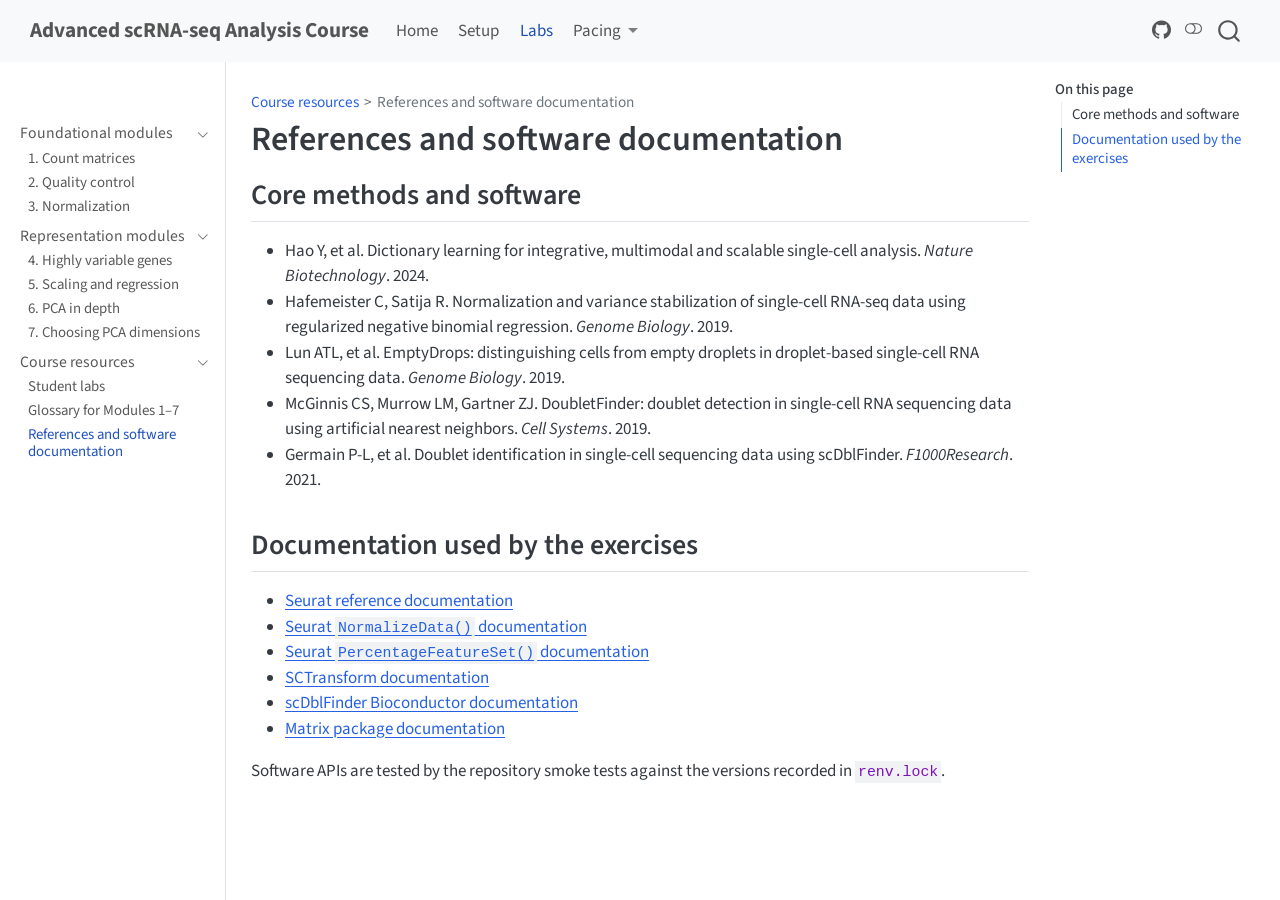
<file: references/index.html>
<!DOCTYPE html>
<html xmlns="http://www.w3.org/1999/xhtml" lang="en" xml:lang="en"><head>

<meta charset="utf-8">
<meta name="generator" content="quarto-1.10.18">

<meta name="viewport" content="width=device-width, initial-scale=1.0, user-scalable=yes">


<title>References and software documentation – Advanced scRNA-seq Analysis Course</title>
<style>
/* Default styles provided by pandoc.
** See https://pandoc.org/MANUAL.html#variables-for-html for config info.
*/
span.smallcaps{font-variant: small-caps;}
div.columns{display: flex; gap: 1.5em;}
div.column{flex: auto;}
@media screen {
div.columns{gap: min(4vw, 1.5em);}
div.column{overflow-x: auto;}
}
div.hanging-indent{margin-left: 1.5em; text-indent: -1.5em;}
ul.task-list{list-style: none;}
ul.task-list li input[type="checkbox"] {
  width: 0.8em;
  margin: 0 0.8em 0.2em -1em; /* quarto-specific, see https://github.com/quarto-dev/quarto-cli/issues/4556 */ 
  vertical-align: middle;
}
</style>


<script src="../site_libs/quarto-nav/quarto-nav.js"></script>
<script src="../site_libs/quarto-nav/headroom.min.js"></script>
<script src="../site_libs/clipboard/clipboard.min.js"></script>
<script src="../site_libs/quarto-search/autocomplete.umd.js"></script>
<script src="../site_libs/quarto-search/fuse.min.js"></script>
<script src="../site_libs/quarto-search/quarto-search.js"></script>
<meta name="quarto:offset" content="../">
<script src="../site_libs/quarto-html/quarto.js" type="module"></script>
<script src="../site_libs/quarto-html/tabsets/tabsets.js" type="module"></script>
<script src="../site_libs/quarto-html/popper.min.js"></script>
<script src="../site_libs/quarto-html/tippy.umd.min.js"></script>
<script src="../site_libs/quarto-html/anchor.min.js"></script>
<link href="../site_libs/quarto-html/tippy.css" rel="stylesheet">
<link href="../site_libs/quarto-html/quarto-syntax-highlighting-64a204ab8560d761af7679ceaba22944.css" rel="stylesheet" class="quarto-color-scheme" id="quarto-text-highlighting-styles">
<link href="../site_libs/quarto-html/quarto-syntax-highlighting-dark-b85bc7c33db8c58e0ec93c3465666fed.css" rel="stylesheet" class="quarto-color-scheme quarto-color-alternate" id="quarto-text-highlighting-styles">
<link href="../site_libs/quarto-html/quarto-syntax-highlighting-64a204ab8560d761af7679ceaba22944.css" rel="stylesheet" class="quarto-color-scheme-extra" id="quarto-text-highlighting-styles">
<script src="../site_libs/bootstrap/bootstrap.min.js"></script>
<link href="../site_libs/bootstrap/bootstrap-icons.css" rel="stylesheet">
<link href="../site_libs/bootstrap/bootstrap-ee55caa158e530c0c52bbb44840fb07f.min.css" rel="stylesheet" append-hash="true" class="quarto-color-scheme" id="quarto-bootstrap" data-mode="light">
<link href="../site_libs/bootstrap/bootstrap-dark-69b8fd39b915e130ce02cb4b128045d4.min.css" rel="stylesheet" append-hash="true" class="quarto-color-scheme quarto-color-alternate" id="quarto-bootstrap" data-mode="dark">
<link href="../site_libs/bootstrap/bootstrap-ee55caa158e530c0c52bbb44840fb07f.min.css" rel="stylesheet" append-hash="true" class="quarto-color-scheme-extra" id="quarto-bootstrap" data-mode="light">
<script id="quarto-search-options" type="application/json">{
  "location": "navbar",
  "copy-button": false,
  "collapse-after": 3,
  "panel-placement": "end",
  "type": "overlay",
  "limit": 50,
  "keyboard-shortcut": [
    "f",
    "/",
    "s"
  ],
  "show-item-context": false,
  "language": {
    "search-no-results-text": "No results",
    "search-matching-documents-text": "matching documents",
    "search-copy-link-title": "Copy link to search",
    "search-hide-matches-text": "Hide additional matches",
    "search-more-match-text": "more match in this document",
    "search-more-matches-text": "more matches in this document",
    "search-clear-button-title": "Clear",
    "search-text-placeholder": "",
    "search-detached-cancel-button-title": "Cancel",
    "search-submit-button-title": "Submit",
    "search-label": "Search"
  }
}</script>


<link rel="stylesheet" href="../styles.css">
</head>

<body class="nav-sidebar docked nav-fixed quarto-light"><script id="quarto-html-before-body" type="application/javascript">
    const toggleBodyColorMode = (bsSheetEl) => {
      const mode = bsSheetEl.getAttribute("data-mode");
      const bodyEl = window.document.querySelector("body");
      if (mode === "dark") {
        bodyEl.classList.add("quarto-dark");
        bodyEl.classList.remove("quarto-light");
      } else {
        bodyEl.classList.add("quarto-light");
        bodyEl.classList.remove("quarto-dark");
      }
    }
    const toggleBodyColorPrimary = () => {
      const bsSheetEl = window.document.querySelector("link#quarto-bootstrap:not([rel=disabled-stylesheet])");
      if (bsSheetEl) {
        toggleBodyColorMode(bsSheetEl);
      }
    }
    const setColorSchemeToggle = (alternate) => {
      const toggles = window.document.querySelectorAll('.quarto-color-scheme-toggle');
      for (let i=0; i < toggles.length; i++) {
        const toggle = toggles[i];
        if (toggle) {
          if (alternate) {
            toggle.classList.add("alternate");
          } else {
            toggle.classList.remove("alternate");
          }
        }
      }
    };
    const toggleColorMode = (alternate) => {
      // Switch the stylesheets
      const primaryStylesheets = window.document.querySelectorAll('link.quarto-color-scheme:not(.quarto-color-alternate)');
      const alternateStylesheets = window.document.querySelectorAll('link.quarto-color-scheme.quarto-color-alternate');
      manageTransitions('#quarto-margin-sidebar .nav-link', false);
      if (alternate) {
        // note: dark is layered on light, we don't disable primary!
        enableStylesheet(alternateStylesheets);
        for (const sheetNode of alternateStylesheets) {
          if (sheetNode.id === "quarto-bootstrap") {
            toggleBodyColorMode(sheetNode);
          }
        }
      } else {
        disableStylesheet(alternateStylesheets);
        enableStylesheet(primaryStylesheets)
        toggleBodyColorPrimary();
      }
      manageTransitions('#quarto-margin-sidebar .nav-link', true);
      // Switch the toggles
      setColorSchemeToggle(alternate)
      // Hack to workaround the fact that safari doesn't
      // properly recolor the scrollbar when toggling (#1455)
      if (navigator.userAgent.indexOf('Safari') > 0 && navigator.userAgent.indexOf('Chrome') == -1) {
        manageTransitions("body", false);
        window.scrollTo(0, 1);
        setTimeout(() => {
          window.scrollTo(0, 0);
          manageTransitions("body", true);
        }, 40);
      }
    }
    const disableStylesheet = (stylesheets) => {
      for (let i=0; i < stylesheets.length; i++) {
        const stylesheet = stylesheets[i];
        stylesheet.rel = 'disabled-stylesheet';
      }
    }
    const enableStylesheet = (stylesheets) => {
      for (let i=0; i < stylesheets.length; i++) {
        const stylesheet = stylesheets[i];
        if(stylesheet.rel !== 'stylesheet') { // for Chrome, which will still FOUC without this check
          stylesheet.rel = 'stylesheet';
        }
      }
    }
    const manageTransitions = (selector, allowTransitions) => {
      const els = window.document.querySelectorAll(selector);
      for (let i=0; i < els.length; i++) {
        const el = els[i];
        if (allowTransitions) {
          el.classList.remove('notransition');
        } else {
          el.classList.add('notransition');
        }
      }
    }
    const isFileUrl = () => {
      return window.location.protocol === 'file:';
    }
    const hasAlternateSentinel = () => {
      let styleSentinel = getColorSchemeSentinel();
      if (styleSentinel !== null) {
        return styleSentinel === "alternate";
      } else {
        return false;
      }
    }
    const setStyleSentinel = (alternate) => {
      const value = alternate ? "alternate" : "default";
      if (!isFileUrl()) {
        window.localStorage.setItem("quarto-color-scheme", value);
      } else {
        localAlternateSentinel = value;
      }
    }
    const getColorSchemeSentinel = () => {
      if (!isFileUrl()) {
        const storageValue = window.localStorage.getItem("quarto-color-scheme");
        return storageValue != null ? storageValue : localAlternateSentinel;
      } else {
        return localAlternateSentinel;
      }
    }
    const toggleGiscusIfUsed = (isAlternate, darkModeDefault) => {
      const baseTheme = document.querySelector('#giscus-base-theme')?.value ?? 'light';
      const alternateTheme = document.querySelector('#giscus-alt-theme')?.value ?? 'dark';
      let newTheme = '';
      if(authorPrefersDark) {
        newTheme = isAlternate ? baseTheme : alternateTheme;
      } else {
        newTheme = isAlternate ? alternateTheme : baseTheme;
      }
      const changeGiscusTheme = () => {
        // From: https://github.com/giscus/giscus/issues/336
        const sendMessage = (message) => {
          const iframe = document.querySelector('iframe.giscus-frame');
          if (!iframe) return;
          iframe.contentWindow.postMessage({ giscus: message }, 'https://giscus.app');
        }
        sendMessage({
          setConfig: {
            theme: newTheme
          }
        });
      }
      const isGiscussLoaded = window.document.querySelector('iframe.giscus-frame') !== null;
      if (isGiscussLoaded) {
        changeGiscusTheme();
      }
    };
    const authorPrefersDark = false;
    const darkModeDefault = authorPrefersDark;
      document.querySelector('link#quarto-text-highlighting-styles.quarto-color-scheme-extra').rel = 'disabled-stylesheet';
      document.querySelector('link#quarto-bootstrap.quarto-color-scheme-extra').rel = 'disabled-stylesheet';
    let localAlternateSentinel = darkModeDefault ? 'alternate' : 'default';
    // Dark / light mode switch
    window.quartoToggleColorScheme = () => {
      // Read the current dark / light value
      let toAlternate = !hasAlternateSentinel();
      toggleColorMode(toAlternate);
      setStyleSentinel(toAlternate);
      toggleGiscusIfUsed(toAlternate, darkModeDefault);
      window.dispatchEvent(new Event('resize'));
    };
    // Switch to dark mode if need be
    if (hasAlternateSentinel()) {
      toggleColorMode(true);
    } else {
      toggleColorMode(false);
    }
  </script>

<div id="quarto-search-results"></div>
  <header id="quarto-header" class="headroom fixed-top">
    <nav class="navbar navbar-expand-lg " data-bs-theme="dark">
      <div class="navbar-container container-fluid">
      <div class="navbar-brand-container mx-auto">
    <a class="navbar-brand" href="../index.html">
    <span class="navbar-title">Advanced scRNA-seq Analysis Course</span>
    </a>
  </div>
            <div id="quarto-search" class="" title="Search"></div>
          <button class="navbar-toggler" type="button" data-bs-toggle="collapse" data-bs-target="#navbarCollapse" aria-controls="navbarCollapse" role="menu" aria-expanded="false" aria-label="Toggle navigation" onclick="if (window.quartoToggleHeadroom) { window.quartoToggleHeadroom(); }">
  <span class="navbar-toggler-icon"></span>
</button>
          <div class="collapse navbar-collapse" id="navbarCollapse">
            <ul class="navbar-nav navbar-nav-scroll me-auto">
  <li class="nav-item">
    <a class="nav-link" href="../index.html"> 
<span class="menu-text">Home</span></a>
  </li>  
  <li class="nav-item">
    <a class="nav-link" href="../setup/index.html"> 
<span class="menu-text">Setup</span></a>
  </li>  
  <li class="nav-item">
    <a class="nav-link active" href="../labs/index.html" aria-current="page"> 
<span class="menu-text">Labs</span></a>
  </li>  
  <li class="nav-item dropdown ">
    <a class="nav-link dropdown-toggle" href="#" id="nav-menu-pacing" role="link" data-bs-toggle="dropdown" aria-expanded="false">
 <span class="menu-text">Pacing</span>
    </a>
    <ul class="dropdown-menu" aria-labelledby="nav-menu-pacing">    
        <li>
    <a class="dropdown-item" href="../schedule-quarter.html">
 <span class="dropdown-text">Quarter foundation block</span></a>
  </li>  
        <li>
    <a class="dropdown-item" href="../schedule-semester.html">
 <span class="dropdown-text">Semester foundation block</span></a>
  </li>  
    </ul>
  </li>
</ul>
            <ul class="navbar-nav navbar-nav-scroll ms-auto">
  <li class="nav-item compact">
    <a class="nav-link" href="https://github.com/aezamora14/scrna-seq-analysis-course"> <i class="bi bi-github" role="img" aria-label="GitHub repository">
</i> 
<span class="menu-text"></span></a>
  </li>  
</ul>
          </div> <!-- /navcollapse -->
            <div class="quarto-navbar-tools">
  <a href="" class="quarto-color-scheme-toggle quarto-navigation-tool  px-1" onclick="window.quartoToggleColorScheme(); return false;" title="Toggle dark mode"><i class="bi"></i></a>
</div>
      </div> <!-- /container-fluid -->
    </nav>
  <nav class="quarto-secondary-nav">
    <div class="container-fluid d-flex">
      <button type="button" class="quarto-btn-toggle btn" data-bs-toggle="collapse" role="button" data-bs-target=".quarto-sidebar-collapse-item" aria-controls="quarto-sidebar" aria-expanded="false" aria-label="Toggle sidebar navigation" onclick="if (window.quartoToggleHeadroom) { window.quartoToggleHeadroom(); }">
        <i class="bi bi-layout-text-sidebar-reverse"></i>
      </button>
        <nav class="quarto-page-breadcrumbs" aria-label="breadcrumb"><ol class="breadcrumb"><li class="breadcrumb-item"><a href="../labs/index.html">Course resources</a></li><li class="breadcrumb-item"><a href="../references/index.html">References and software documentation</a></li></ol></nav>
        <a class="flex-grow-1" role="navigation" data-bs-toggle="collapse" data-bs-target=".quarto-sidebar-collapse-item" aria-controls="quarto-sidebar" aria-expanded="false" aria-label="Toggle sidebar navigation" onclick="if (window.quartoToggleHeadroom) { window.quartoToggleHeadroom(); }">      
        </a>
      <button type="button" class="btn quarto-search-button" aria-label="Search" onclick="window.quartoOpenSearch();">
        <i class="bi bi-search"></i>
      </button>
    </div>
  </nav>
</header>
<!-- content -->
<div id="quarto-content" class="quarto-container page-columns page-rows-contents page-layout-article page-navbar">
<!-- sidebar -->
  <nav id="quarto-sidebar" class="sidebar collapse collapse-horizontal quarto-sidebar-collapse-item sidebar-navigation docked overflow-auto">
        <div class="mt-2 flex-shrink-0 align-items-center">
        <div class="sidebar-search">
        <div id="quarto-search" class="" title="Search"></div>
        </div>
        </div>
    <div class="sidebar-menu-container"> 
    <ul class="list-unstyled mt-1">
        <li class="sidebar-item sidebar-item-section">
      <div class="sidebar-item-container"> 
            <a class="sidebar-item-text sidebar-link text-start" data-bs-toggle="collapse" data-bs-target="#quarto-sidebar-section-1" role="navigation" aria-expanded="true">
 <span class="menu-text">Foundational modules</span></a>
          <a class="sidebar-item-toggle text-start" data-bs-toggle="collapse" data-bs-target="#quarto-sidebar-section-1" role="navigation" aria-expanded="true" aria-label="Toggle section">
            <i class="bi bi-chevron-right ms-2"></i>
          </a> 
      </div>
      <ul id="quarto-sidebar-section-1" class="collapse list-unstyled sidebar-section depth1 show">  
          <li class="sidebar-item">
  <div class="sidebar-item-container"> 
  <a href="../modules/01-count-matrix/index.html" class="sidebar-item-text sidebar-link">
 <span class="menu-text">1. Count matrices</span></a>
  </div>
</li>
          <li class="sidebar-item">
  <div class="sidebar-item-container"> 
  <a href="../modules/02-quality-control/index.html" class="sidebar-item-text sidebar-link">
 <span class="menu-text">2. Quality control</span></a>
  </div>
</li>
          <li class="sidebar-item">
  <div class="sidebar-item-container"> 
  <a href="../modules/03-normalization/index.html" class="sidebar-item-text sidebar-link">
 <span class="menu-text">3. Normalization</span></a>
  </div>
</li>
      </ul>
  </li>
        <li class="sidebar-item sidebar-item-section">
      <div class="sidebar-item-container"> 
            <a class="sidebar-item-text sidebar-link text-start" data-bs-toggle="collapse" data-bs-target="#quarto-sidebar-section-2" role="navigation" aria-expanded="true">
 <span class="menu-text">Representation modules</span></a>
          <a class="sidebar-item-toggle text-start" data-bs-toggle="collapse" data-bs-target="#quarto-sidebar-section-2" role="navigation" aria-expanded="true" aria-label="Toggle section">
            <i class="bi bi-chevron-right ms-2"></i>
          </a> 
      </div>
      <ul id="quarto-sidebar-section-2" class="collapse list-unstyled sidebar-section depth1 show">  
          <li class="sidebar-item">
  <div class="sidebar-item-container"> 
  <a href="../modules/04-variable-features/index.html" class="sidebar-item-text sidebar-link">
 <span class="menu-text">4. Highly variable genes</span></a>
  </div>
</li>
          <li class="sidebar-item">
  <div class="sidebar-item-container"> 
  <a href="../modules/05-scaling-regression/index.html" class="sidebar-item-text sidebar-link">
 <span class="menu-text">5. Scaling and regression</span></a>
  </div>
</li>
          <li class="sidebar-item">
  <div class="sidebar-item-container"> 
  <a href="../modules/06-pca/index.html" class="sidebar-item-text sidebar-link">
 <span class="menu-text">6. PCA in depth</span></a>
  </div>
</li>
          <li class="sidebar-item">
  <div class="sidebar-item-container"> 
  <a href="../modules/07-choosing-dimensions/index.html" class="sidebar-item-text sidebar-link">
 <span class="menu-text">7. Choosing PCA dimensions</span></a>
  </div>
</li>
      </ul>
  </li>
        <li class="sidebar-item sidebar-item-section">
      <div class="sidebar-item-container"> 
            <a class="sidebar-item-text sidebar-link text-start" data-bs-toggle="collapse" data-bs-target="#quarto-sidebar-section-3" role="navigation" aria-expanded="true">
 <span class="menu-text">Course resources</span></a>
          <a class="sidebar-item-toggle text-start" data-bs-toggle="collapse" data-bs-target="#quarto-sidebar-section-3" role="navigation" aria-expanded="true" aria-label="Toggle section">
            <i class="bi bi-chevron-right ms-2"></i>
          </a> 
      </div>
      <ul id="quarto-sidebar-section-3" class="collapse list-unstyled sidebar-section depth1 show">  
          <li class="sidebar-item">
  <div class="sidebar-item-container"> 
  <a href="../labs/index.html" class="sidebar-item-text sidebar-link">
 <span class="menu-text">Student labs</span></a>
  </div>
</li>
          <li class="sidebar-item">
  <div class="sidebar-item-container"> 
  <a href="../resources/glossary.html" class="sidebar-item-text sidebar-link">
 <span class="menu-text">Glossary for Modules 1–7</span></a>
  </div>
</li>
          <li class="sidebar-item">
  <div class="sidebar-item-container"> 
  <a href="../references/index.html" class="sidebar-item-text sidebar-link active">
 <span class="menu-text">References and software documentation</span></a>
  </div>
</li>
      </ul>
  </li>
    </ul>
    </div>
</nav>
<div id="quarto-sidebar-glass" class="quarto-sidebar-collapse-item" data-bs-toggle="collapse" data-bs-target=".quarto-sidebar-collapse-item"></div>
<!-- margin-sidebar -->
    <div id="quarto-margin-sidebar" class="sidebar margin-sidebar">
        <nav id="TOC" role="doc-toc" class="toc-active">
    <h2 id="toc-title">On this page</h2>
   
  <ul>
  <li><a href="#core-methods-and-software" id="toc-core-methods-and-software" class="nav-link active" data-scroll-target="#core-methods-and-software">Core methods and software</a></li>
  <li><a href="#documentation-used-by-the-exercises" id="toc-documentation-used-by-the-exercises" class="nav-link" data-scroll-target="#documentation-used-by-the-exercises">Documentation used by the exercises</a></li>
  </ul>
</nav>
    </div>
<!-- main -->
<main class="content" id="quarto-document-content">


<header id="title-block-header" class="quarto-title-block default"><nav class="quarto-page-breadcrumbs quarto-title-breadcrumbs d-none d-lg-block" aria-label="breadcrumb"><ol class="breadcrumb"><li class="breadcrumb-item"><a href="../labs/index.html">Course resources</a></li><li class="breadcrumb-item"><a href="../references/index.html">References and software documentation</a></li></ol></nav>
<div class="quarto-title">
<h1 class="title">References and software documentation</h1>
</div>



<div class="quarto-title-meta">

    
  
    
  </div>
  


</header>


<section id="core-methods-and-software" class="level2">
<h2 class="anchored" data-anchor-id="core-methods-and-software">Core methods and software</h2>
<ul>
<li>Hao Y, et al.&nbsp;Dictionary learning for integrative, multimodal and scalable single-cell analysis. <em>Nature Biotechnology</em>. 2024.</li>
<li>Hafemeister C, Satija R. Normalization and variance stabilization of single-cell RNA-seq data using regularized negative binomial regression. <em>Genome Biology</em>. 2019.</li>
<li>Lun ATL, et al.&nbsp;EmptyDrops: distinguishing cells from empty droplets in droplet-based single-cell RNA sequencing data. <em>Genome Biology</em>. 2019.</li>
<li>McGinnis CS, Murrow LM, Gartner ZJ. DoubletFinder: doublet detection in single-cell RNA sequencing data using artificial nearest neighbors. <em>Cell Systems</em>. 2019.</li>
<li>Germain P-L, et al.&nbsp;Doublet identification in single-cell sequencing data using scDblFinder. <em>F1000Research</em>. 2021.</li>
</ul>
</section>
<section id="documentation-used-by-the-exercises" class="level2">
<h2 class="anchored" data-anchor-id="documentation-used-by-the-exercises">Documentation used by the exercises</h2>
<ul>
<li><a href="https://satijalab.org/seurat/reference/">Seurat reference documentation</a></li>
<li><a href="https://satijalab.org/seurat/reference/normalizedata">Seurat <code>NormalizeData()</code> documentation</a></li>
<li><a href="https://satijalab.org/seurat/reference/percentagefeatureset">Seurat <code>PercentageFeatureSet()</code> documentation</a></li>
<li><a href="https://www.rdocumentation.org/packages/Seurat/">SCTransform documentation</a></li>
<li><a href="https://bioconductor.org/packages/scDblFinder/">scDblFinder Bioconductor documentation</a></li>
<li><a href="https://cran.r-project.org/package=Matrix">Matrix package documentation</a></li>
</ul>
<p>Software APIs are tested by the repository smoke tests against the versions recorded in <code>renv.lock</code>.</p>


</section>

</main> <!-- /main -->
<script id="quarto-html-after-body" type="application/javascript">
  window.document.addEventListener("DOMContentLoaded", function (event) {
    // Ensure there is a toggle, if there isn't float one in the top right
    if (window.document.querySelector('.quarto-color-scheme-toggle') === null) {
      const a = window.document.createElement('a');
      a.classList.add('top-right');
      a.classList.add('quarto-color-scheme-toggle');
      a.href = "";
      a.onclick = function() { try { window.quartoToggleColorScheme(); } catch {} return false; };
      const i = window.document.createElement("i");
      i.classList.add('bi');
      a.appendChild(i);
      window.document.body.appendChild(a);
    }
    setColorSchemeToggle(hasAlternateSentinel())
    const icon = "";
    const anchorJS = new window.AnchorJS();
    anchorJS.options = {
      placement: 'right',
      icon: icon
    };
    anchorJS.add('.anchored');
    const isCodeAnnotation = (el) => {
      for (const clz of el.classList) {
        if (clz.startsWith('code-annotation-')) {                     
          return true;
        }
      }
      return false;
    }
    const onCopySuccess = function(e) {
      // button target
      const button = e.trigger;
      // don't keep focus
      button.blur();
      // flash "checked"
      button.classList.add('code-copy-button-checked');
      var currentTitle = button.getAttribute("title");
      button.setAttribute("title", "Copied!");
      let tooltip;
      if (window.bootstrap) {
        button.setAttribute("data-bs-toggle", "tooltip");
        button.setAttribute("data-bs-placement", "left");
        button.setAttribute("data-bs-title", "Copied!");
        tooltip = new bootstrap.Tooltip(button, 
          { trigger: "manual", 
            customClass: "code-copy-button-tooltip",
            offset: [0, -8]});
        tooltip.show();    
      }
      setTimeout(function() {
        if (tooltip) {
          tooltip.hide();
          button.removeAttribute("data-bs-title");
          button.removeAttribute("data-bs-toggle");
          button.removeAttribute("data-bs-placement");
        }
        button.setAttribute("title", currentTitle);
        button.classList.remove('code-copy-button-checked');
      }, 1000);
      // clear code selection
      e.clearSelection();
    }
    const getTextToCopy = function(trigger) {
      const outerScaffold = trigger.parentElement.cloneNode(true);
      const codeEl = outerScaffold.querySelector('code');
      for (const childEl of codeEl.children) {
        if (isCodeAnnotation(childEl)) {
          childEl.remove();
        }
      }
      return codeEl.innerText;
    }
    const clipboard = new window.ClipboardJS('.code-copy-button:not([data-in-quarto-modal])', {
      text: getTextToCopy
    });
    clipboard.on('success', onCopySuccess);
    if (window.document.getElementById('quarto-embedded-source-code-modal')) {
      const clipboardModal = new window.ClipboardJS('.code-copy-button[data-in-quarto-modal]', {
        text: getTextToCopy,
        container: window.document.getElementById('quarto-embedded-source-code-modal')
      });
      clipboardModal.on('success', onCopySuccess);
    }
      var localhostRegex = new RegExp(/^(?:http|https):\/\/localhost\:?[0-9]*\//);
      var mailtoRegex = new RegExp(/^mailto:/);
        var filterRegex = new RegExp("https:\/\/aezamora14\.github\.io\/scrna-seq-analysis-course\/");
      var isInternal = (href) => {
          return filterRegex.test(href) || localhostRegex.test(href) || mailtoRegex.test(href);
      }
      // Inspect non-navigation links and adorn them if external
     var links = window.document.querySelectorAll('a[href]:not(.nav-link):not(.navbar-brand):not(.toc-action):not(.sidebar-link):not(.sidebar-item-toggle):not(.pagination-link):not(.no-external):not([aria-hidden]):not(.dropdown-item):not(.quarto-navigation-tool):not(.about-link)');
      for (var i=0; i<links.length; i++) {
        const link = links[i];
        if (!isInternal(link.href)) {
          // undo the damage that might have been done by quarto-nav.js in the case of
          // links that we want to consider external
          if (link.dataset.originalHref !== undefined) {
            link.href = link.dataset.originalHref;
          }
            // target, if specified
            link.setAttribute("target", "_blank");
            if (link.getAttribute("rel") === null) {
              link.setAttribute("rel", "noopener");
            }
        }
      }
    function tippyHover(el, contentFn, onTriggerFn, onUntriggerFn) {
      const config = {
        allowHTML: true,
        maxWidth: 500,
        delay: 100,
        arrow: false,
        appendTo: function(el) {
            return el.parentElement;
        },
        interactive: true,
        interactiveBorder: 10,
        theme: 'quarto',
        placement: 'bottom-start',
      };
      if (contentFn) {
        config.content = contentFn;
      }
      if (onTriggerFn) {
        config.onTrigger = onTriggerFn;
      }
      if (onUntriggerFn) {
        config.onUntrigger = onUntriggerFn;
      }
      window.tippy(el, config); 
    }
    const noterefs = window.document.querySelectorAll('a[role="doc-noteref"]');
    for (var i=0; i<noterefs.length; i++) {
      const ref = noterefs[i];
      tippyHover(ref, function() {
        // use id or data attribute instead here
        let href = ref.getAttribute('data-footnote-href') || ref.getAttribute('href');
        try { href = new URL(href).hash; } catch {}
        const id = href.replace(/^#\/?/, "");
        const note = window.document.getElementById(id);
        if (note) {
          return note.innerHTML;
        } else {
          return "";
        }
      });
    }
    const xrefs = window.document.querySelectorAll('a.quarto-xref');
    const processXRef = (id, note) => {
      // Strip column container classes
      const stripColumnClz = (el) => {
        el.classList.remove("page-full", "page-columns");
        if (el.children) {
          for (const child of el.children) {
            stripColumnClz(child);
          }
        }
      }
      stripColumnClz(note)
      if (id === null || id.startsWith('sec-')) {
        // Special case sections, only their first couple elements
        const container = document.createElement("div");
        if (note.children && note.children.length > 2) {
          container.appendChild(note.children[0].cloneNode(true));
          for (let i = 1; i < note.children.length; i++) {
            const child = note.children[i];
            if (child.tagName === "P" && child.innerText === "") {
              continue;
            } else {
              container.appendChild(child.cloneNode(true));
              break;
            }
          }
          if (window.Quarto?.typesetMath) {
            window.Quarto.typesetMath(container);
          }
          return container.innerHTML
        } else {
          if (window.Quarto?.typesetMath) {
            window.Quarto.typesetMath(note);
          }
          return note.innerHTML;
        }
      } else {
        // Remove any anchor links if they are present
        const anchorLink = note.querySelector('a.anchorjs-link');
        if (anchorLink) {
          anchorLink.remove();
        }
        if (window.Quarto?.typesetMath) {
          window.Quarto.typesetMath(note);
        }
        if (note.classList.contains("callout")) {
          return note.outerHTML;
        } else {
          return note.innerHTML;
        }
      }
    }
    for (var i=0; i<xrefs.length; i++) {
      const xref = xrefs[i];
      tippyHover(xref, undefined, function(instance) {
        instance.disable();
        let url = xref.getAttribute('href');
        let hash = undefined; 
        if (url.startsWith('#')) {
          hash = url;
        } else {
          try { hash = new URL(url).hash; } catch {}
        }
        if (hash) {
          const id = hash.replace(/^#\/?/, "");
          const note = window.document.getElementById(id);
          if (note !== null) {
            try {
              const html = processXRef(id, note.cloneNode(true));
              instance.setContent(html);
            } finally {
              instance.enable();
              instance.show();
            }
          } else {
            // See if we can fetch this
            fetch(url.split('#')[0])
            .then(res => res.text())
            .then(html => {
              const parser = new DOMParser();
              const htmlDoc = parser.parseFromString(html, "text/html");
              const note = htmlDoc.getElementById(id);
              if (note !== null) {
                const html = processXRef(id, note);
                instance.setContent(html);
              } 
            }).finally(() => {
              instance.enable();
              instance.show();
            });
          }
        } else {
          // See if we can fetch a full url (with no hash to target)
          // This is a special case and we should probably do some content thinning / targeting
          fetch(url)
          .then(res => res.text())
          .then(html => {
            const parser = new DOMParser();
            const htmlDoc = parser.parseFromString(html, "text/html");
            const note = htmlDoc.querySelector('main.content');
            if (note !== null) {
              // This should only happen for chapter cross references
              // (since there is no id in the URL)
              // remove the first header
              if (note.children.length > 0 && note.children[0].tagName === "HEADER") {
                note.children[0].remove();
              }
              const html = processXRef(null, note);
              instance.setContent(html);
            } 
          }).finally(() => {
            instance.enable();
            instance.show();
          });
        }
      }, function(instance) {
      });
    }
        let selectedAnnoteEl;
        const selectorForAnnotation = ( cell, annotation) => {
          let cellAttr = 'data-code-cell="' + cell + '"';
          let lineAttr = 'data-code-annotation="' +  annotation + '"';
          const selector = 'span[' + cellAttr + '][' + lineAttr + ']';
          return selector;
        }
        const selectCodeLines = (annoteEl) => {
          const doc = window.document;
          const targetCell = annoteEl.getAttribute("data-target-cell");
          const targetAnnotation = annoteEl.getAttribute("data-target-annotation");
          const annoteSpan = window.document.querySelector(selectorForAnnotation(targetCell, targetAnnotation));
          const lines = annoteSpan.getAttribute("data-code-lines").split(",");
          const lineIds = lines.map((line) => {
            return targetCell + "-" + line;
          })
          let top = null;
          let height = null;
          let parent = null;
          if (lineIds.length > 0) {
              //compute the position of the single el (top and bottom and make a div)
              const el = window.document.getElementById(lineIds[0]);
              top = el.offsetTop;
              height = el.offsetHeight;
              parent = el.parentElement.parentElement;
            if (lineIds.length > 1) {
              const lastEl = window.document.getElementById(lineIds[lineIds.length - 1]);
              const bottom = lastEl.offsetTop + lastEl.offsetHeight;
              height = bottom - top;
            }
            if (top !== null && height !== null && parent !== null) {
              // cook up a div (if necessary) and position it 
              let div = window.document.getElementById("code-annotation-line-highlight");
              if (div === null) {
                div = window.document.createElement("div");
                div.setAttribute("id", "code-annotation-line-highlight");
                div.style.position = 'absolute';
                parent.appendChild(div);
              }
              div.style.top = top - 2 + "px";
              div.style.height = height + 4 + "px";
              div.style.left = 0;
              let gutterDiv = window.document.getElementById("code-annotation-line-highlight-gutter");
              if (gutterDiv === null) {
                gutterDiv = window.document.createElement("div");
                gutterDiv.setAttribute("id", "code-annotation-line-highlight-gutter");
                gutterDiv.style.position = 'absolute';
                const codeCell = window.document.getElementById(targetCell);
                const gutter = codeCell.querySelector('.code-annotation-gutter');
                gutter.appendChild(gutterDiv);
              }
              gutterDiv.style.top = top - 2 + "px";
              gutterDiv.style.height = height + 4 + "px";
            }
            selectedAnnoteEl = annoteEl;
          }
        };
        const unselectCodeLines = () => {
          const elementsIds = ["code-annotation-line-highlight", "code-annotation-line-highlight-gutter"];
          elementsIds.forEach((elId) => {
            const div = window.document.getElementById(elId);
            if (div) {
              div.remove();
            }
          });
          selectedAnnoteEl = undefined;
        };
          // Handle positioning of the toggle
      window.addEventListener(
        "resize",
        throttle(() => {
          elRect = undefined;
          if (selectedAnnoteEl) {
            selectCodeLines(selectedAnnoteEl);
          }
        }, 10)
      );
      function throttle(fn, ms) {
      let throttle = false;
      let timer;
        return (...args) => {
          if(!throttle) { // first call gets through
              fn.apply(this, args);
              throttle = true;
          } else { // all the others get throttled
              if(timer) clearTimeout(timer); // cancel #2
              timer = setTimeout(() => {
                fn.apply(this, args);
                timer = throttle = false;
              }, ms);
          }
        };
      }
        // Attach click handler to the DT
        const annoteDls = window.document.querySelectorAll('dt[data-target-cell]');
        for (const annoteDlNode of annoteDls) {
          annoteDlNode.addEventListener('click', (event) => {
            const clickedEl = event.target;
            if (clickedEl !== selectedAnnoteEl) {
              unselectCodeLines();
              const activeEl = window.document.querySelector('dt[data-target-cell].code-annotation-active');
              if (activeEl) {
                activeEl.classList.remove('code-annotation-active');
              }
              selectCodeLines(clickedEl);
              clickedEl.classList.add('code-annotation-active');
            } else {
              // Unselect the line
              unselectCodeLines();
              clickedEl.classList.remove('code-annotation-active');
            }
          });
        }
    const findCites = (el) => {
      const parentEl = el.parentElement;
      if (parentEl) {
        const cites = parentEl.dataset.cites;
        if (cites) {
          return {
            el,
            cites: cites.split(' ')
          };
        } else {
          return findCites(el.parentElement)
        }
      } else {
        return undefined;
      }
    };
    var bibliorefs = window.document.querySelectorAll('a[role="doc-biblioref"]');
    for (var i=0; i<bibliorefs.length; i++) {
      const ref = bibliorefs[i];
      const citeInfo = findCites(ref);
      if (citeInfo) {
        tippyHover(citeInfo.el, function() {
          var popup = window.document.createElement('div');
          citeInfo.cites.forEach(function(cite) {
            var citeDiv = window.document.createElement('div');
            citeDiv.classList.add('hanging-indent');
            citeDiv.classList.add('csl-entry');
            var biblioDiv = window.document.getElementById('ref-' + cite);
            if (biblioDiv) {
              citeDiv.innerHTML = biblioDiv.innerHTML;
            }
            popup.appendChild(citeDiv);
          });
          return popup.innerHTML;
        });
      }
    }
  });
  </script>
</div> <!-- /content -->




</body></html>
</file>
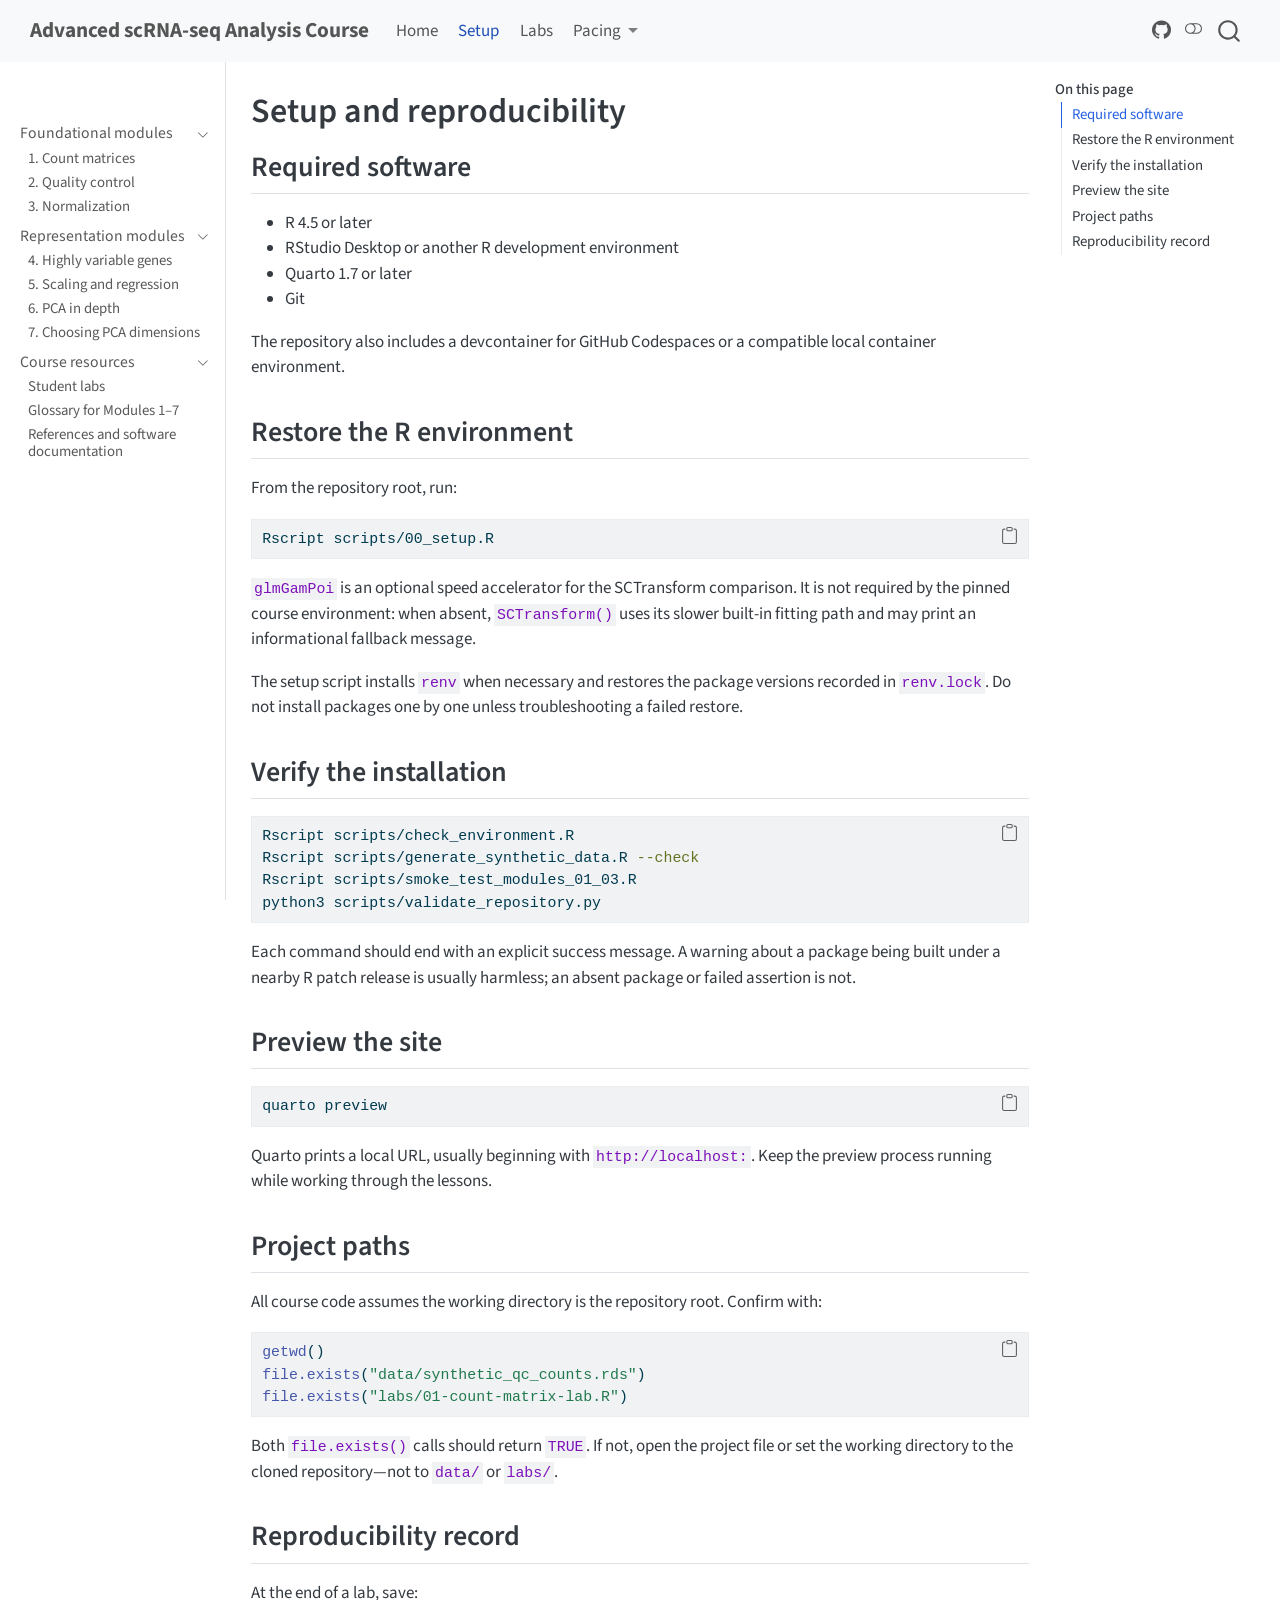
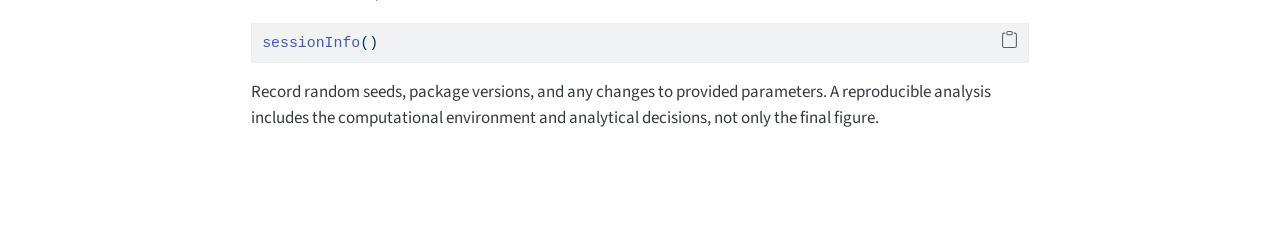
<file: setup/index.html>
<!DOCTYPE html>
<html xmlns="http://www.w3.org/1999/xhtml" lang="en" xml:lang="en"><head>

<meta charset="utf-8">
<meta name="generator" content="quarto-1.10.18">

<meta name="viewport" content="width=device-width, initial-scale=1.0, user-scalable=yes">


<title>Setup and reproducibility – Advanced scRNA-seq Analysis Course</title>
<style>
/* Default styles provided by pandoc.
** See https://pandoc.org/MANUAL.html#variables-for-html for config info.
*/
span.smallcaps{font-variant: small-caps;}
div.columns{display: flex; gap: 1.5em;}
div.column{flex: auto;}
@media screen {
div.columns{gap: min(4vw, 1.5em);}
div.column{overflow-x: auto;}
}
div.hanging-indent{margin-left: 1.5em; text-indent: -1.5em;}
ul.task-list{list-style: none;}
ul.task-list li input[type="checkbox"] {
  width: 0.8em;
  margin: 0 0.8em 0.2em -1em; /* quarto-specific, see https://github.com/quarto-dev/quarto-cli/issues/4556 */ 
  vertical-align: middle;
}
/* CSS for syntax highlighting */
html { -webkit-text-size-adjust: 100%; }
pre > code.sourceCode { white-space: pre; position: relative; }
pre > code.sourceCode > span { display: inline-block; line-height: 1.25; }
pre > code.sourceCode > span:empty { height: 1.2em; }
.sourceCode { overflow: visible; }
code.sourceCode > span { color: inherit; text-decoration: inherit; }
div.sourceCode { margin: 1em 0; }
pre.sourceCode { margin: 0; }
@media screen {
div.sourceCode { overflow: auto; }
}
@media print {
pre > code.sourceCode { white-space: pre-wrap; }
pre > code.sourceCode > span { text-indent: -5em; padding-left: 5em; }
}
pre.numberSource code
  { counter-reset: source-line 0; }
pre.numberSource code > span
  { position: relative; left: -4em; counter-increment: source-line; }
pre.numberSource code > span > a:first-child::before
  { content: counter(source-line);
    position: relative; left: -1em; text-align: right; vertical-align: baseline;
    border: none; display: inline-block;
    -webkit-touch-callout: none; -webkit-user-select: none;
    -khtml-user-select: none; -moz-user-select: none;
    -ms-user-select: none; user-select: none;
    padding: 0 4px; width: 4em;
  }
pre.numberSource { margin-left: 3em;  padding-left: 4px; }
div.sourceCode
  {   }
@media screen {
pre > code.sourceCode > span > a:first-child::before { text-decoration: underline; }
}
</style>


<script src="../site_libs/quarto-nav/quarto-nav.js"></script>
<script src="../site_libs/quarto-nav/headroom.min.js"></script>
<script src="../site_libs/clipboard/clipboard.min.js"></script>
<script src="../site_libs/quarto-search/autocomplete.umd.js"></script>
<script src="../site_libs/quarto-search/fuse.min.js"></script>
<script src="../site_libs/quarto-search/quarto-search.js"></script>
<meta name="quarto:offset" content="../">
<script src="../site_libs/quarto-html/quarto.js" type="module"></script>
<script src="../site_libs/quarto-html/tabsets/tabsets.js" type="module"></script>
<script src="../site_libs/quarto-html/popper.min.js"></script>
<script src="../site_libs/quarto-html/tippy.umd.min.js"></script>
<script src="../site_libs/quarto-html/anchor.min.js"></script>
<link href="../site_libs/quarto-html/tippy.css" rel="stylesheet">
<link href="../site_libs/quarto-html/quarto-syntax-highlighting-64a204ab8560d761af7679ceaba22944.css" rel="stylesheet" class="quarto-color-scheme" id="quarto-text-highlighting-styles">
<link href="../site_libs/quarto-html/quarto-syntax-highlighting-dark-b85bc7c33db8c58e0ec93c3465666fed.css" rel="stylesheet" class="quarto-color-scheme quarto-color-alternate" id="quarto-text-highlighting-styles">
<link href="../site_libs/quarto-html/quarto-syntax-highlighting-64a204ab8560d761af7679ceaba22944.css" rel="stylesheet" class="quarto-color-scheme-extra" id="quarto-text-highlighting-styles">
<script src="../site_libs/bootstrap/bootstrap.min.js"></script>
<link href="../site_libs/bootstrap/bootstrap-icons.css" rel="stylesheet">
<link href="../site_libs/bootstrap/bootstrap-ee55caa158e530c0c52bbb44840fb07f.min.css" rel="stylesheet" append-hash="true" class="quarto-color-scheme" id="quarto-bootstrap" data-mode="light">
<link href="../site_libs/bootstrap/bootstrap-dark-69b8fd39b915e130ce02cb4b128045d4.min.css" rel="stylesheet" append-hash="true" class="quarto-color-scheme quarto-color-alternate" id="quarto-bootstrap" data-mode="dark">
<link href="../site_libs/bootstrap/bootstrap-ee55caa158e530c0c52bbb44840fb07f.min.css" rel="stylesheet" append-hash="true" class="quarto-color-scheme-extra" id="quarto-bootstrap" data-mode="light">
<script id="quarto-search-options" type="application/json">{
  "location": "navbar",
  "copy-button": false,
  "collapse-after": 3,
  "panel-placement": "end",
  "type": "overlay",
  "limit": 50,
  "keyboard-shortcut": [
    "f",
    "/",
    "s"
  ],
  "show-item-context": false,
  "language": {
    "search-no-results-text": "No results",
    "search-matching-documents-text": "matching documents",
    "search-copy-link-title": "Copy link to search",
    "search-hide-matches-text": "Hide additional matches",
    "search-more-match-text": "more match in this document",
    "search-more-matches-text": "more matches in this document",
    "search-clear-button-title": "Clear",
    "search-text-placeholder": "",
    "search-detached-cancel-button-title": "Cancel",
    "search-submit-button-title": "Submit",
    "search-label": "Search"
  }
}</script>


<link rel="stylesheet" href="../styles.css">
</head>

<body class="nav-sidebar docked nav-fixed quarto-light"><script id="quarto-html-before-body" type="application/javascript">
    const toggleBodyColorMode = (bsSheetEl) => {
      const mode = bsSheetEl.getAttribute("data-mode");
      const bodyEl = window.document.querySelector("body");
      if (mode === "dark") {
        bodyEl.classList.add("quarto-dark");
        bodyEl.classList.remove("quarto-light");
      } else {
        bodyEl.classList.add("quarto-light");
        bodyEl.classList.remove("quarto-dark");
      }
    }
    const toggleBodyColorPrimary = () => {
      const bsSheetEl = window.document.querySelector("link#quarto-bootstrap:not([rel=disabled-stylesheet])");
      if (bsSheetEl) {
        toggleBodyColorMode(bsSheetEl);
      }
    }
    const setColorSchemeToggle = (alternate) => {
      const toggles = window.document.querySelectorAll('.quarto-color-scheme-toggle');
      for (let i=0; i < toggles.length; i++) {
        const toggle = toggles[i];
        if (toggle) {
          if (alternate) {
            toggle.classList.add("alternate");
          } else {
            toggle.classList.remove("alternate");
          }
        }
      }
    };
    const toggleColorMode = (alternate) => {
      // Switch the stylesheets
      const primaryStylesheets = window.document.querySelectorAll('link.quarto-color-scheme:not(.quarto-color-alternate)');
      const alternateStylesheets = window.document.querySelectorAll('link.quarto-color-scheme.quarto-color-alternate');
      manageTransitions('#quarto-margin-sidebar .nav-link', false);
      if (alternate) {
        // note: dark is layered on light, we don't disable primary!
        enableStylesheet(alternateStylesheets);
        for (const sheetNode of alternateStylesheets) {
          if (sheetNode.id === "quarto-bootstrap") {
            toggleBodyColorMode(sheetNode);
          }
        }
      } else {
        disableStylesheet(alternateStylesheets);
        enableStylesheet(primaryStylesheets)
        toggleBodyColorPrimary();
      }
      manageTransitions('#quarto-margin-sidebar .nav-link', true);
      // Switch the toggles
      setColorSchemeToggle(alternate)
      // Hack to workaround the fact that safari doesn't
      // properly recolor the scrollbar when toggling (#1455)
      if (navigator.userAgent.indexOf('Safari') > 0 && navigator.userAgent.indexOf('Chrome') == -1) {
        manageTransitions("body", false);
        window.scrollTo(0, 1);
        setTimeout(() => {
          window.scrollTo(0, 0);
          manageTransitions("body", true);
        }, 40);
      }
    }
    const disableStylesheet = (stylesheets) => {
      for (let i=0; i < stylesheets.length; i++) {
        const stylesheet = stylesheets[i];
        stylesheet.rel = 'disabled-stylesheet';
      }
    }
    const enableStylesheet = (stylesheets) => {
      for (let i=0; i < stylesheets.length; i++) {
        const stylesheet = stylesheets[i];
        if(stylesheet.rel !== 'stylesheet') { // for Chrome, which will still FOUC without this check
          stylesheet.rel = 'stylesheet';
        }
      }
    }
    const manageTransitions = (selector, allowTransitions) => {
      const els = window.document.querySelectorAll(selector);
      for (let i=0; i < els.length; i++) {
        const el = els[i];
        if (allowTransitions) {
          el.classList.remove('notransition');
        } else {
          el.classList.add('notransition');
        }
      }
    }
    const isFileUrl = () => {
      return window.location.protocol === 'file:';
    }
    const hasAlternateSentinel = () => {
      let styleSentinel = getColorSchemeSentinel();
      if (styleSentinel !== null) {
        return styleSentinel === "alternate";
      } else {
        return false;
      }
    }
    const setStyleSentinel = (alternate) => {
      const value = alternate ? "alternate" : "default";
      if (!isFileUrl()) {
        window.localStorage.setItem("quarto-color-scheme", value);
      } else {
        localAlternateSentinel = value;
      }
    }
    const getColorSchemeSentinel = () => {
      if (!isFileUrl()) {
        const storageValue = window.localStorage.getItem("quarto-color-scheme");
        return storageValue != null ? storageValue : localAlternateSentinel;
      } else {
        return localAlternateSentinel;
      }
    }
    const toggleGiscusIfUsed = (isAlternate, darkModeDefault) => {
      const baseTheme = document.querySelector('#giscus-base-theme')?.value ?? 'light';
      const alternateTheme = document.querySelector('#giscus-alt-theme')?.value ?? 'dark';
      let newTheme = '';
      if(authorPrefersDark) {
        newTheme = isAlternate ? baseTheme : alternateTheme;
      } else {
        newTheme = isAlternate ? alternateTheme : baseTheme;
      }
      const changeGiscusTheme = () => {
        // From: https://github.com/giscus/giscus/issues/336
        const sendMessage = (message) => {
          const iframe = document.querySelector('iframe.giscus-frame');
          if (!iframe) return;
          iframe.contentWindow.postMessage({ giscus: message }, 'https://giscus.app');
        }
        sendMessage({
          setConfig: {
            theme: newTheme
          }
        });
      }
      const isGiscussLoaded = window.document.querySelector('iframe.giscus-frame') !== null;
      if (isGiscussLoaded) {
        changeGiscusTheme();
      }
    };
    const authorPrefersDark = false;
    const darkModeDefault = authorPrefersDark;
      document.querySelector('link#quarto-text-highlighting-styles.quarto-color-scheme-extra').rel = 'disabled-stylesheet';
      document.querySelector('link#quarto-bootstrap.quarto-color-scheme-extra').rel = 'disabled-stylesheet';
    let localAlternateSentinel = darkModeDefault ? 'alternate' : 'default';
    // Dark / light mode switch
    window.quartoToggleColorScheme = () => {
      // Read the current dark / light value
      let toAlternate = !hasAlternateSentinel();
      toggleColorMode(toAlternate);
      setStyleSentinel(toAlternate);
      toggleGiscusIfUsed(toAlternate, darkModeDefault);
      window.dispatchEvent(new Event('resize'));
    };
    // Switch to dark mode if need be
    if (hasAlternateSentinel()) {
      toggleColorMode(true);
    } else {
      toggleColorMode(false);
    }
  </script>

<div id="quarto-search-results"></div>
  <header id="quarto-header" class="headroom fixed-top">
    <nav class="navbar navbar-expand-lg " data-bs-theme="dark">
      <div class="navbar-container container-fluid">
      <div class="navbar-brand-container mx-auto">
    <a class="navbar-brand" href="../index.html">
    <span class="navbar-title">Advanced scRNA-seq Analysis Course</span>
    </a>
  </div>
            <div id="quarto-search" class="" title="Search"></div>
          <button class="navbar-toggler" type="button" data-bs-toggle="collapse" data-bs-target="#navbarCollapse" aria-controls="navbarCollapse" role="menu" aria-expanded="false" aria-label="Toggle navigation" onclick="if (window.quartoToggleHeadroom) { window.quartoToggleHeadroom(); }">
  <span class="navbar-toggler-icon"></span>
</button>
          <div class="collapse navbar-collapse" id="navbarCollapse">
            <ul class="navbar-nav navbar-nav-scroll me-auto">
  <li class="nav-item">
    <a class="nav-link" href="../index.html"> 
<span class="menu-text">Home</span></a>
  </li>  
  <li class="nav-item">
    <a class="nav-link active" href="../setup/index.html" aria-current="page"> 
<span class="menu-text">Setup</span></a>
  </li>  
  <li class="nav-item">
    <a class="nav-link" href="../labs/index.html"> 
<span class="menu-text">Labs</span></a>
  </li>  
  <li class="nav-item dropdown ">
    <a class="nav-link dropdown-toggle" href="#" id="nav-menu-pacing" role="link" data-bs-toggle="dropdown" aria-expanded="false">
 <span class="menu-text">Pacing</span>
    </a>
    <ul class="dropdown-menu" aria-labelledby="nav-menu-pacing">    
        <li>
    <a class="dropdown-item" href="../schedule-quarter.html">
 <span class="dropdown-text">Quarter foundation block</span></a>
  </li>  
        <li>
    <a class="dropdown-item" href="../schedule-semester.html">
 <span class="dropdown-text">Semester foundation block</span></a>
  </li>  
    </ul>
  </li>
</ul>
            <ul class="navbar-nav navbar-nav-scroll ms-auto">
  <li class="nav-item compact">
    <a class="nav-link" href="https://github.com/aezamora14/scrna-seq-analysis-course"> <i class="bi bi-github" role="img" aria-label="GitHub repository">
</i> 
<span class="menu-text"></span></a>
  </li>  
</ul>
          </div> <!-- /navcollapse -->
            <div class="quarto-navbar-tools">
  <a href="" class="quarto-color-scheme-toggle quarto-navigation-tool  px-1" onclick="window.quartoToggleColorScheme(); return false;" title="Toggle dark mode"><i class="bi"></i></a>
</div>
      </div> <!-- /container-fluid -->
    </nav>
  <nav class="quarto-secondary-nav">
    <div class="container-fluid d-flex">
      <button type="button" class="quarto-btn-toggle btn" data-bs-toggle="collapse" role="button" data-bs-target=".quarto-sidebar-collapse-item" aria-controls="quarto-sidebar" aria-expanded="false" aria-label="Toggle sidebar navigation" onclick="if (window.quartoToggleHeadroom) { window.quartoToggleHeadroom(); }">
        <i class="bi bi-layout-text-sidebar-reverse"></i>
      </button>
        <nav class="quarto-page-breadcrumbs" aria-label="breadcrumb"><ol class="breadcrumb"><li class="breadcrumb-item">Setup and reproducibility</li></ol></nav>
        <a class="flex-grow-1" role="navigation" data-bs-toggle="collapse" data-bs-target=".quarto-sidebar-collapse-item" aria-controls="quarto-sidebar" aria-expanded="false" aria-label="Toggle sidebar navigation" onclick="if (window.quartoToggleHeadroom) { window.quartoToggleHeadroom(); }">      
        </a>
      <button type="button" class="btn quarto-search-button" aria-label="Search" onclick="window.quartoOpenSearch();">
        <i class="bi bi-search"></i>
      </button>
    </div>
  </nav>
</header>
<!-- content -->
<div id="quarto-content" class="quarto-container page-columns page-rows-contents page-layout-article page-navbar">
<!-- sidebar -->
  <nav id="quarto-sidebar" class="sidebar collapse collapse-horizontal quarto-sidebar-collapse-item sidebar-navigation docked overflow-auto">
        <div class="mt-2 flex-shrink-0 align-items-center">
        <div class="sidebar-search">
        <div id="quarto-search" class="" title="Search"></div>
        </div>
        </div>
    <div class="sidebar-menu-container"> 
    <ul class="list-unstyled mt-1">
        <li class="sidebar-item sidebar-item-section">
      <div class="sidebar-item-container"> 
            <a class="sidebar-item-text sidebar-link text-start" data-bs-toggle="collapse" data-bs-target="#quarto-sidebar-section-1" role="navigation" aria-expanded="true">
 <span class="menu-text">Foundational modules</span></a>
          <a class="sidebar-item-toggle text-start" data-bs-toggle="collapse" data-bs-target="#quarto-sidebar-section-1" role="navigation" aria-expanded="true" aria-label="Toggle section">
            <i class="bi bi-chevron-right ms-2"></i>
          </a> 
      </div>
      <ul id="quarto-sidebar-section-1" class="collapse list-unstyled sidebar-section depth1 show">  
          <li class="sidebar-item">
  <div class="sidebar-item-container"> 
  <a href="../modules/01-count-matrix/index.html" class="sidebar-item-text sidebar-link">
 <span class="menu-text">1. Count matrices</span></a>
  </div>
</li>
          <li class="sidebar-item">
  <div class="sidebar-item-container"> 
  <a href="../modules/02-quality-control/index.html" class="sidebar-item-text sidebar-link">
 <span class="menu-text">2. Quality control</span></a>
  </div>
</li>
          <li class="sidebar-item">
  <div class="sidebar-item-container"> 
  <a href="../modules/03-normalization/index.html" class="sidebar-item-text sidebar-link">
 <span class="menu-text">3. Normalization</span></a>
  </div>
</li>
      </ul>
  </li>
        <li class="sidebar-item sidebar-item-section">
      <div class="sidebar-item-container"> 
            <a class="sidebar-item-text sidebar-link text-start" data-bs-toggle="collapse" data-bs-target="#quarto-sidebar-section-2" role="navigation" aria-expanded="true">
 <span class="menu-text">Representation modules</span></a>
          <a class="sidebar-item-toggle text-start" data-bs-toggle="collapse" data-bs-target="#quarto-sidebar-section-2" role="navigation" aria-expanded="true" aria-label="Toggle section">
            <i class="bi bi-chevron-right ms-2"></i>
          </a> 
      </div>
      <ul id="quarto-sidebar-section-2" class="collapse list-unstyled sidebar-section depth1 show">  
          <li class="sidebar-item">
  <div class="sidebar-item-container"> 
  <a href="../modules/04-variable-features/index.html" class="sidebar-item-text sidebar-link">
 <span class="menu-text">4. Highly variable genes</span></a>
  </div>
</li>
          <li class="sidebar-item">
  <div class="sidebar-item-container"> 
  <a href="../modules/05-scaling-regression/index.html" class="sidebar-item-text sidebar-link">
 <span class="menu-text">5. Scaling and regression</span></a>
  </div>
</li>
          <li class="sidebar-item">
  <div class="sidebar-item-container"> 
  <a href="../modules/06-pca/index.html" class="sidebar-item-text sidebar-link">
 <span class="menu-text">6. PCA in depth</span></a>
  </div>
</li>
          <li class="sidebar-item">
  <div class="sidebar-item-container"> 
  <a href="../modules/07-choosing-dimensions/index.html" class="sidebar-item-text sidebar-link">
 <span class="menu-text">7. Choosing PCA dimensions</span></a>
  </div>
</li>
      </ul>
  </li>
        <li class="sidebar-item sidebar-item-section">
      <div class="sidebar-item-container"> 
            <a class="sidebar-item-text sidebar-link text-start" data-bs-toggle="collapse" data-bs-target="#quarto-sidebar-section-3" role="navigation" aria-expanded="true">
 <span class="menu-text">Course resources</span></a>
          <a class="sidebar-item-toggle text-start" data-bs-toggle="collapse" data-bs-target="#quarto-sidebar-section-3" role="navigation" aria-expanded="true" aria-label="Toggle section">
            <i class="bi bi-chevron-right ms-2"></i>
          </a> 
      </div>
      <ul id="quarto-sidebar-section-3" class="collapse list-unstyled sidebar-section depth1 show">  
          <li class="sidebar-item">
  <div class="sidebar-item-container"> 
  <a href="../labs/index.html" class="sidebar-item-text sidebar-link">
 <span class="menu-text">Student labs</span></a>
  </div>
</li>
          <li class="sidebar-item">
  <div class="sidebar-item-container"> 
  <a href="../resources/glossary.html" class="sidebar-item-text sidebar-link">
 <span class="menu-text">Glossary for Modules 1–7</span></a>
  </div>
</li>
          <li class="sidebar-item">
  <div class="sidebar-item-container"> 
  <a href="../references/index.html" class="sidebar-item-text sidebar-link">
 <span class="menu-text">References and software documentation</span></a>
  </div>
</li>
      </ul>
  </li>
    </ul>
    </div>
</nav>
<div id="quarto-sidebar-glass" class="quarto-sidebar-collapse-item" data-bs-toggle="collapse" data-bs-target=".quarto-sidebar-collapse-item"></div>
<!-- margin-sidebar -->
    <div id="quarto-margin-sidebar" class="sidebar margin-sidebar">
        <nav id="TOC" role="doc-toc" class="toc-active">
    <h2 id="toc-title">On this page</h2>
   
  <ul>
  <li><a href="#required-software" id="toc-required-software" class="nav-link active" data-scroll-target="#required-software">Required software</a></li>
  <li><a href="#restore-the-r-environment" id="toc-restore-the-r-environment" class="nav-link" data-scroll-target="#restore-the-r-environment">Restore the R environment</a></li>
  <li><a href="#verify-the-installation" id="toc-verify-the-installation" class="nav-link" data-scroll-target="#verify-the-installation">Verify the installation</a></li>
  <li><a href="#preview-the-site" id="toc-preview-the-site" class="nav-link" data-scroll-target="#preview-the-site">Preview the site</a></li>
  <li><a href="#project-paths" id="toc-project-paths" class="nav-link" data-scroll-target="#project-paths">Project paths</a></li>
  <li><a href="#reproducibility-record" id="toc-reproducibility-record" class="nav-link" data-scroll-target="#reproducibility-record">Reproducibility record</a></li>
  </ul>
</nav>
    </div>
<!-- main -->
<main class="content" id="quarto-document-content">


<header id="title-block-header" class="quarto-title-block default">
<div class="quarto-title">
<h1 class="title">Setup and reproducibility</h1>
</div>



<div class="quarto-title-meta">

    
  
    
  </div>
  


</header>


<section id="required-software" class="level2">
<h2 class="anchored" data-anchor-id="required-software">Required software</h2>
<ul>
<li>R 4.5 or later</li>
<li>RStudio Desktop or another R development environment</li>
<li>Quarto 1.7 or later</li>
<li>Git</li>
</ul>
<p>The repository also includes a devcontainer for GitHub Codespaces or a compatible local container environment.</p>
</section>
<section id="restore-the-r-environment" class="level2">
<h2 class="anchored" data-anchor-id="restore-the-r-environment">Restore the R environment</h2>
<p>From the repository root, run:</p>
<div class="code-copy-outer-scaffold"><div class="sourceCode" id="cb1"><pre class="sourceCode bash code-with-copy"><code class="sourceCode bash"><span id="cb1-1"><a href="#cb1-1" aria-hidden="true" tabindex="-1"></a><span class="ex">Rscript</span> scripts/00_setup.R</span></code></pre></div><button title="Copy to Clipboard" class="code-copy-button"><i class="bi"></i></button></div>
<p><code>glmGamPoi</code> is an optional speed accelerator for the SCTransform comparison. It is not required by the pinned course environment: when absent, <code>SCTransform()</code> uses its slower built-in fitting path and may print an informational fallback message.</p>
<p>The setup script installs <code>renv</code> when necessary and restores the package versions recorded in <code>renv.lock</code>. Do not install packages one by one unless troubleshooting a failed restore.</p>
</section>
<section id="verify-the-installation" class="level2">
<h2 class="anchored" data-anchor-id="verify-the-installation">Verify the installation</h2>
<div class="code-copy-outer-scaffold"><div class="sourceCode" id="cb2"><pre class="sourceCode bash code-with-copy"><code class="sourceCode bash"><span id="cb2-1"><a href="#cb2-1" aria-hidden="true" tabindex="-1"></a><span class="ex">Rscript</span> scripts/check_environment.R</span>
<span id="cb2-2"><a href="#cb2-2" aria-hidden="true" tabindex="-1"></a><span class="ex">Rscript</span> scripts/generate_synthetic_data.R <span class="at">--check</span></span>
<span id="cb2-3"><a href="#cb2-3" aria-hidden="true" tabindex="-1"></a><span class="ex">Rscript</span> scripts/smoke_test_modules_01_03.R</span>
<span id="cb2-4"><a href="#cb2-4" aria-hidden="true" tabindex="-1"></a><span class="ex">python3</span> scripts/validate_repository.py</span></code></pre></div><button title="Copy to Clipboard" class="code-copy-button"><i class="bi"></i></button></div>
<p>Each command should end with an explicit success message. A warning about a package being built under a nearby R patch release is usually harmless; an absent package or failed assertion is not.</p>
</section>
<section id="preview-the-site" class="level2">
<h2 class="anchored" data-anchor-id="preview-the-site">Preview the site</h2>
<div class="code-copy-outer-scaffold"><div class="sourceCode" id="cb3"><pre class="sourceCode bash code-with-copy"><code class="sourceCode bash"><span id="cb3-1"><a href="#cb3-1" aria-hidden="true" tabindex="-1"></a><span class="ex">quarto</span> preview</span></code></pre></div><button title="Copy to Clipboard" class="code-copy-button"><i class="bi"></i></button></div>
<p>Quarto prints a local URL, usually beginning with <code>http://localhost:</code>. Keep the preview process running while working through the lessons.</p>
</section>
<section id="project-paths" class="level2">
<h2 class="anchored" data-anchor-id="project-paths">Project paths</h2>
<p>All course code assumes the working directory is the repository root. Confirm with:</p>
<div class="code-copy-outer-scaffold"><div class="sourceCode" id="cb4"><pre class="sourceCode r code-with-copy"><code class="sourceCode r"><span id="cb4-1"><a href="#cb4-1" aria-hidden="true" tabindex="-1"></a><span class="fu">getwd</span>()</span>
<span id="cb4-2"><a href="#cb4-2" aria-hidden="true" tabindex="-1"></a><span class="fu">file.exists</span>(<span class="st">"data/synthetic_qc_counts.rds"</span>)</span>
<span id="cb4-3"><a href="#cb4-3" aria-hidden="true" tabindex="-1"></a><span class="fu">file.exists</span>(<span class="st">"labs/01-count-matrix-lab.R"</span>)</span></code></pre></div><button title="Copy to Clipboard" class="code-copy-button"><i class="bi"></i></button></div>
<p>Both <code>file.exists()</code> calls should return <code>TRUE</code>. If not, open the project file or set the working directory to the cloned repository—not to <code>data/</code> or <code>labs/</code>.</p>
</section>
<section id="reproducibility-record" class="level2">
<h2 class="anchored" data-anchor-id="reproducibility-record">Reproducibility record</h2>
<p>At the end of a lab, save:</p>
<div class="code-copy-outer-scaffold"><div class="sourceCode" id="cb5"><pre class="sourceCode r code-with-copy"><code class="sourceCode r"><span id="cb5-1"><a href="#cb5-1" aria-hidden="true" tabindex="-1"></a><span class="fu">sessionInfo</span>()</span></code></pre></div><button title="Copy to Clipboard" class="code-copy-button"><i class="bi"></i></button></div>
<p>Record random seeds, package versions, and any changes to provided parameters. A reproducible analysis includes the computational environment and analytical decisions, not only the final figure.</p>


</section>

</main> <!-- /main -->
<script id="quarto-html-after-body" type="application/javascript">
  window.document.addEventListener("DOMContentLoaded", function (event) {
    // Ensure there is a toggle, if there isn't float one in the top right
    if (window.document.querySelector('.quarto-color-scheme-toggle') === null) {
      const a = window.document.createElement('a');
      a.classList.add('top-right');
      a.classList.add('quarto-color-scheme-toggle');
      a.href = "";
      a.onclick = function() { try { window.quartoToggleColorScheme(); } catch {} return false; };
      const i = window.document.createElement("i");
      i.classList.add('bi');
      a.appendChild(i);
      window.document.body.appendChild(a);
    }
    setColorSchemeToggle(hasAlternateSentinel())
    const icon = "";
    const anchorJS = new window.AnchorJS();
    anchorJS.options = {
      placement: 'right',
      icon: icon
    };
    anchorJS.add('.anchored');
    const isCodeAnnotation = (el) => {
      for (const clz of el.classList) {
        if (clz.startsWith('code-annotation-')) {                     
          return true;
        }
      }
      return false;
    }
    const onCopySuccess = function(e) {
      // button target
      const button = e.trigger;
      // don't keep focus
      button.blur();
      // flash "checked"
      button.classList.add('code-copy-button-checked');
      var currentTitle = button.getAttribute("title");
      button.setAttribute("title", "Copied!");
      let tooltip;
      if (window.bootstrap) {
        button.setAttribute("data-bs-toggle", "tooltip");
        button.setAttribute("data-bs-placement", "left");
        button.setAttribute("data-bs-title", "Copied!");
        tooltip = new bootstrap.Tooltip(button, 
          { trigger: "manual", 
            customClass: "code-copy-button-tooltip",
            offset: [0, -8]});
        tooltip.show();    
      }
      setTimeout(function() {
        if (tooltip) {
          tooltip.hide();
          button.removeAttribute("data-bs-title");
          button.removeAttribute("data-bs-toggle");
          button.removeAttribute("data-bs-placement");
        }
        button.setAttribute("title", currentTitle);
        button.classList.remove('code-copy-button-checked');
      }, 1000);
      // clear code selection
      e.clearSelection();
    }
    const getTextToCopy = function(trigger) {
      const outerScaffold = trigger.parentElement.cloneNode(true);
      const codeEl = outerScaffold.querySelector('code');
      for (const childEl of codeEl.children) {
        if (isCodeAnnotation(childEl)) {
          childEl.remove();
        }
      }
      return codeEl.innerText;
    }
    const clipboard = new window.ClipboardJS('.code-copy-button:not([data-in-quarto-modal])', {
      text: getTextToCopy
    });
    clipboard.on('success', onCopySuccess);
    if (window.document.getElementById('quarto-embedded-source-code-modal')) {
      const clipboardModal = new window.ClipboardJS('.code-copy-button[data-in-quarto-modal]', {
        text: getTextToCopy,
        container: window.document.getElementById('quarto-embedded-source-code-modal')
      });
      clipboardModal.on('success', onCopySuccess);
    }
      var localhostRegex = new RegExp(/^(?:http|https):\/\/localhost\:?[0-9]*\//);
      var mailtoRegex = new RegExp(/^mailto:/);
        var filterRegex = new RegExp("https:\/\/aezamora14\.github\.io\/scrna-seq-analysis-course\/");
      var isInternal = (href) => {
          return filterRegex.test(href) || localhostRegex.test(href) || mailtoRegex.test(href);
      }
      // Inspect non-navigation links and adorn them if external
     var links = window.document.querySelectorAll('a[href]:not(.nav-link):not(.navbar-brand):not(.toc-action):not(.sidebar-link):not(.sidebar-item-toggle):not(.pagination-link):not(.no-external):not([aria-hidden]):not(.dropdown-item):not(.quarto-navigation-tool):not(.about-link)');
      for (var i=0; i<links.length; i++) {
        const link = links[i];
        if (!isInternal(link.href)) {
          // undo the damage that might have been done by quarto-nav.js in the case of
          // links that we want to consider external
          if (link.dataset.originalHref !== undefined) {
            link.href = link.dataset.originalHref;
          }
            // target, if specified
            link.setAttribute("target", "_blank");
            if (link.getAttribute("rel") === null) {
              link.setAttribute("rel", "noopener");
            }
        }
      }
    function tippyHover(el, contentFn, onTriggerFn, onUntriggerFn) {
      const config = {
        allowHTML: true,
        maxWidth: 500,
        delay: 100,
        arrow: false,
        appendTo: function(el) {
            return el.parentElement;
        },
        interactive: true,
        interactiveBorder: 10,
        theme: 'quarto',
        placement: 'bottom-start',
      };
      if (contentFn) {
        config.content = contentFn;
      }
      if (onTriggerFn) {
        config.onTrigger = onTriggerFn;
      }
      if (onUntriggerFn) {
        config.onUntrigger = onUntriggerFn;
      }
      window.tippy(el, config); 
    }
    const noterefs = window.document.querySelectorAll('a[role="doc-noteref"]');
    for (var i=0; i<noterefs.length; i++) {
      const ref = noterefs[i];
      tippyHover(ref, function() {
        // use id or data attribute instead here
        let href = ref.getAttribute('data-footnote-href') || ref.getAttribute('href');
        try { href = new URL(href).hash; } catch {}
        const id = href.replace(/^#\/?/, "");
        const note = window.document.getElementById(id);
        if (note) {
          return note.innerHTML;
        } else {
          return "";
        }
      });
    }
    const xrefs = window.document.querySelectorAll('a.quarto-xref');
    const processXRef = (id, note) => {
      // Strip column container classes
      const stripColumnClz = (el) => {
        el.classList.remove("page-full", "page-columns");
        if (el.children) {
          for (const child of el.children) {
            stripColumnClz(child);
          }
        }
      }
      stripColumnClz(note)
      if (id === null || id.startsWith('sec-')) {
        // Special case sections, only their first couple elements
        const container = document.createElement("div");
        if (note.children && note.children.length > 2) {
          container.appendChild(note.children[0].cloneNode(true));
          for (let i = 1; i < note.children.length; i++) {
            const child = note.children[i];
            if (child.tagName === "P" && child.innerText === "") {
              continue;
            } else {
              container.appendChild(child.cloneNode(true));
              break;
            }
          }
          if (window.Quarto?.typesetMath) {
            window.Quarto.typesetMath(container);
          }
          return container.innerHTML
        } else {
          if (window.Quarto?.typesetMath) {
            window.Quarto.typesetMath(note);
          }
          return note.innerHTML;
        }
      } else {
        // Remove any anchor links if they are present
        const anchorLink = note.querySelector('a.anchorjs-link');
        if (anchorLink) {
          anchorLink.remove();
        }
        if (window.Quarto?.typesetMath) {
          window.Quarto.typesetMath(note);
        }
        if (note.classList.contains("callout")) {
          return note.outerHTML;
        } else {
          return note.innerHTML;
        }
      }
    }
    for (var i=0; i<xrefs.length; i++) {
      const xref = xrefs[i];
      tippyHover(xref, undefined, function(instance) {
        instance.disable();
        let url = xref.getAttribute('href');
        let hash = undefined; 
        if (url.startsWith('#')) {
          hash = url;
        } else {
          try { hash = new URL(url).hash; } catch {}
        }
        if (hash) {
          const id = hash.replace(/^#\/?/, "");
          const note = window.document.getElementById(id);
          if (note !== null) {
            try {
              const html = processXRef(id, note.cloneNode(true));
              instance.setContent(html);
            } finally {
              instance.enable();
              instance.show();
            }
          } else {
            // See if we can fetch this
            fetch(url.split('#')[0])
            .then(res => res.text())
            .then(html => {
              const parser = new DOMParser();
              const htmlDoc = parser.parseFromString(html, "text/html");
              const note = htmlDoc.getElementById(id);
              if (note !== null) {
                const html = processXRef(id, note);
                instance.setContent(html);
              } 
            }).finally(() => {
              instance.enable();
              instance.show();
            });
          }
        } else {
          // See if we can fetch a full url (with no hash to target)
          // This is a special case and we should probably do some content thinning / targeting
          fetch(url)
          .then(res => res.text())
          .then(html => {
            const parser = new DOMParser();
            const htmlDoc = parser.parseFromString(html, "text/html");
            const note = htmlDoc.querySelector('main.content');
            if (note !== null) {
              // This should only happen for chapter cross references
              // (since there is no id in the URL)
              // remove the first header
              if (note.children.length > 0 && note.children[0].tagName === "HEADER") {
                note.children[0].remove();
              }
              const html = processXRef(null, note);
              instance.setContent(html);
            } 
          }).finally(() => {
            instance.enable();
            instance.show();
          });
        }
      }, function(instance) {
      });
    }
        let selectedAnnoteEl;
        const selectorForAnnotation = ( cell, annotation) => {
          let cellAttr = 'data-code-cell="' + cell + '"';
          let lineAttr = 'data-code-annotation="' +  annotation + '"';
          const selector = 'span[' + cellAttr + '][' + lineAttr + ']';
          return selector;
        }
        const selectCodeLines = (annoteEl) => {
          const doc = window.document;
          const targetCell = annoteEl.getAttribute("data-target-cell");
          const targetAnnotation = annoteEl.getAttribute("data-target-annotation");
          const annoteSpan = window.document.querySelector(selectorForAnnotation(targetCell, targetAnnotation));
          const lines = annoteSpan.getAttribute("data-code-lines").split(",");
          const lineIds = lines.map((line) => {
            return targetCell + "-" + line;
          })
          let top = null;
          let height = null;
          let parent = null;
          if (lineIds.length > 0) {
              //compute the position of the single el (top and bottom and make a div)
              const el = window.document.getElementById(lineIds[0]);
              top = el.offsetTop;
              height = el.offsetHeight;
              parent = el.parentElement.parentElement;
            if (lineIds.length > 1) {
              const lastEl = window.document.getElementById(lineIds[lineIds.length - 1]);
              const bottom = lastEl.offsetTop + lastEl.offsetHeight;
              height = bottom - top;
            }
            if (top !== null && height !== null && parent !== null) {
              // cook up a div (if necessary) and position it 
              let div = window.document.getElementById("code-annotation-line-highlight");
              if (div === null) {
                div = window.document.createElement("div");
                div.setAttribute("id", "code-annotation-line-highlight");
                div.style.position = 'absolute';
                parent.appendChild(div);
              }
              div.style.top = top - 2 + "px";
              div.style.height = height + 4 + "px";
              div.style.left = 0;
              let gutterDiv = window.document.getElementById("code-annotation-line-highlight-gutter");
              if (gutterDiv === null) {
                gutterDiv = window.document.createElement("div");
                gutterDiv.setAttribute("id", "code-annotation-line-highlight-gutter");
                gutterDiv.style.position = 'absolute';
                const codeCell = window.document.getElementById(targetCell);
                const gutter = codeCell.querySelector('.code-annotation-gutter');
                gutter.appendChild(gutterDiv);
              }
              gutterDiv.style.top = top - 2 + "px";
              gutterDiv.style.height = height + 4 + "px";
            }
            selectedAnnoteEl = annoteEl;
          }
        };
        const unselectCodeLines = () => {
          const elementsIds = ["code-annotation-line-highlight", "code-annotation-line-highlight-gutter"];
          elementsIds.forEach((elId) => {
            const div = window.document.getElementById(elId);
            if (div) {
              div.remove();
            }
          });
          selectedAnnoteEl = undefined;
        };
          // Handle positioning of the toggle
      window.addEventListener(
        "resize",
        throttle(() => {
          elRect = undefined;
          if (selectedAnnoteEl) {
            selectCodeLines(selectedAnnoteEl);
          }
        }, 10)
      );
      function throttle(fn, ms) {
      let throttle = false;
      let timer;
        return (...args) => {
          if(!throttle) { // first call gets through
              fn.apply(this, args);
              throttle = true;
          } else { // all the others get throttled
              if(timer) clearTimeout(timer); // cancel #2
              timer = setTimeout(() => {
                fn.apply(this, args);
                timer = throttle = false;
              }, ms);
          }
        };
      }
        // Attach click handler to the DT
        const annoteDls = window.document.querySelectorAll('dt[data-target-cell]');
        for (const annoteDlNode of annoteDls) {
          annoteDlNode.addEventListener('click', (event) => {
            const clickedEl = event.target;
            if (clickedEl !== selectedAnnoteEl) {
              unselectCodeLines();
              const activeEl = window.document.querySelector('dt[data-target-cell].code-annotation-active');
              if (activeEl) {
                activeEl.classList.remove('code-annotation-active');
              }
              selectCodeLines(clickedEl);
              clickedEl.classList.add('code-annotation-active');
            } else {
              // Unselect the line
              unselectCodeLines();
              clickedEl.classList.remove('code-annotation-active');
            }
          });
        }
    const findCites = (el) => {
      const parentEl = el.parentElement;
      if (parentEl) {
        const cites = parentEl.dataset.cites;
        if (cites) {
          return {
            el,
            cites: cites.split(' ')
          };
        } else {
          return findCites(el.parentElement)
        }
      } else {
        return undefined;
      }
    };
    var bibliorefs = window.document.querySelectorAll('a[role="doc-biblioref"]');
    for (var i=0; i<bibliorefs.length; i++) {
      const ref = bibliorefs[i];
      const citeInfo = findCites(ref);
      if (citeInfo) {
        tippyHover(citeInfo.el, function() {
          var popup = window.document.createElement('div');
          citeInfo.cites.forEach(function(cite) {
            var citeDiv = window.document.createElement('div');
            citeDiv.classList.add('hanging-indent');
            citeDiv.classList.add('csl-entry');
            var biblioDiv = window.document.getElementById('ref-' + cite);
            if (biblioDiv) {
              citeDiv.innerHTML = biblioDiv.innerHTML;
            }
            popup.appendChild(citeDiv);
          });
          return popup.innerHTML;
        });
      }
    }
  });
  </script>
</div> <!-- /content -->




</body></html>
</file>
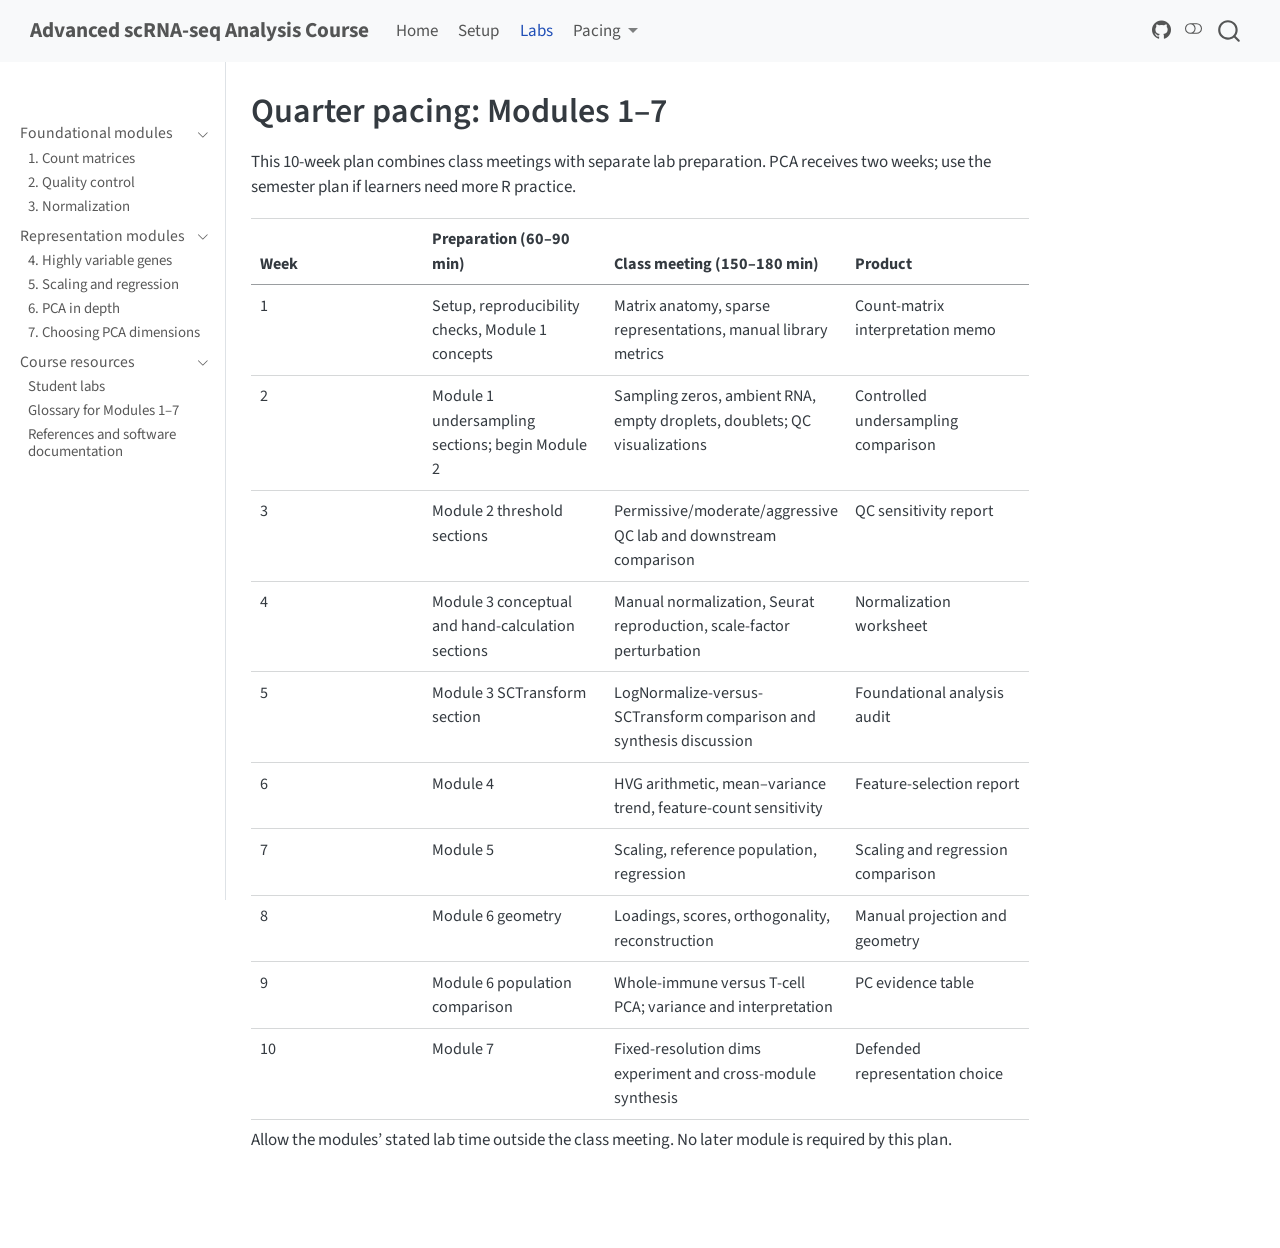
<file: schedule-quarter.html>
<!DOCTYPE html>
<html xmlns="http://www.w3.org/1999/xhtml" lang="en" xml:lang="en"><head>

<meta charset="utf-8">
<meta name="generator" content="quarto-1.10.18">

<meta name="viewport" content="width=device-width, initial-scale=1.0, user-scalable=yes">


<title>Quarter pacing: Modules 1–7 – Advanced scRNA-seq Analysis Course</title>
<style>
/* Default styles provided by pandoc.
** See https://pandoc.org/MANUAL.html#variables-for-html for config info.
*/
span.smallcaps{font-variant: small-caps;}
div.columns{display: flex; gap: 1.5em;}
div.column{flex: auto;}
@media screen {
div.columns{gap: min(4vw, 1.5em);}
div.column{overflow-x: auto;}
}
div.hanging-indent{margin-left: 1.5em; text-indent: -1.5em;}
ul.task-list{list-style: none;}
ul.task-list li input[type="checkbox"] {
  width: 0.8em;
  margin: 0 0.8em 0.2em -1em; /* quarto-specific, see https://github.com/quarto-dev/quarto-cli/issues/4556 */ 
  vertical-align: middle;
}
</style>


<script src="site_libs/quarto-nav/quarto-nav.js"></script>
<script src="site_libs/quarto-nav/headroom.min.js"></script>
<script src="site_libs/clipboard/clipboard.min.js"></script>
<script src="site_libs/quarto-search/autocomplete.umd.js"></script>
<script src="site_libs/quarto-search/fuse.min.js"></script>
<script src="site_libs/quarto-search/quarto-search.js"></script>
<meta name="quarto:offset" content="./">
<script src="site_libs/quarto-html/quarto.js" type="module"></script>
<script src="site_libs/quarto-html/tabsets/tabsets.js" type="module"></script>
<script src="site_libs/quarto-html/popper.min.js"></script>
<script src="site_libs/quarto-html/tippy.umd.min.js"></script>
<script src="site_libs/quarto-html/anchor.min.js"></script>
<link href="site_libs/quarto-html/tippy.css" rel="stylesheet">
<link href="site_libs/quarto-html/quarto-syntax-highlighting-64a204ab8560d761af7679ceaba22944.css" rel="stylesheet" class="quarto-color-scheme" id="quarto-text-highlighting-styles">
<link href="site_libs/quarto-html/quarto-syntax-highlighting-dark-b85bc7c33db8c58e0ec93c3465666fed.css" rel="stylesheet" class="quarto-color-scheme quarto-color-alternate" id="quarto-text-highlighting-styles">
<link href="site_libs/quarto-html/quarto-syntax-highlighting-64a204ab8560d761af7679ceaba22944.css" rel="stylesheet" class="quarto-color-scheme-extra" id="quarto-text-highlighting-styles">
<script src="site_libs/bootstrap/bootstrap.min.js"></script>
<link href="site_libs/bootstrap/bootstrap-icons.css" rel="stylesheet">
<link href="site_libs/bootstrap/bootstrap-ee55caa158e530c0c52bbb44840fb07f.min.css" rel="stylesheet" append-hash="true" class="quarto-color-scheme" id="quarto-bootstrap" data-mode="light">
<link href="site_libs/bootstrap/bootstrap-dark-69b8fd39b915e130ce02cb4b128045d4.min.css" rel="stylesheet" append-hash="true" class="quarto-color-scheme quarto-color-alternate" id="quarto-bootstrap" data-mode="dark">
<link href="site_libs/bootstrap/bootstrap-ee55caa158e530c0c52bbb44840fb07f.min.css" rel="stylesheet" append-hash="true" class="quarto-color-scheme-extra" id="quarto-bootstrap" data-mode="light">
<script id="quarto-search-options" type="application/json">{
  "location": "navbar",
  "copy-button": false,
  "collapse-after": 3,
  "panel-placement": "end",
  "type": "overlay",
  "limit": 50,
  "keyboard-shortcut": [
    "f",
    "/",
    "s"
  ],
  "show-item-context": false,
  "language": {
    "search-no-results-text": "No results",
    "search-matching-documents-text": "matching documents",
    "search-copy-link-title": "Copy link to search",
    "search-hide-matches-text": "Hide additional matches",
    "search-more-match-text": "more match in this document",
    "search-more-matches-text": "more matches in this document",
    "search-clear-button-title": "Clear",
    "search-text-placeholder": "",
    "search-detached-cancel-button-title": "Cancel",
    "search-submit-button-title": "Submit",
    "search-label": "Search"
  }
}</script>


<link rel="stylesheet" href="styles.css">
</head>

<body class="nav-sidebar docked nav-fixed quarto-light"><script id="quarto-html-before-body" type="application/javascript">
    const toggleBodyColorMode = (bsSheetEl) => {
      const mode = bsSheetEl.getAttribute("data-mode");
      const bodyEl = window.document.querySelector("body");
      if (mode === "dark") {
        bodyEl.classList.add("quarto-dark");
        bodyEl.classList.remove("quarto-light");
      } else {
        bodyEl.classList.add("quarto-light");
        bodyEl.classList.remove("quarto-dark");
      }
    }
    const toggleBodyColorPrimary = () => {
      const bsSheetEl = window.document.querySelector("link#quarto-bootstrap:not([rel=disabled-stylesheet])");
      if (bsSheetEl) {
        toggleBodyColorMode(bsSheetEl);
      }
    }
    const setColorSchemeToggle = (alternate) => {
      const toggles = window.document.querySelectorAll('.quarto-color-scheme-toggle');
      for (let i=0; i < toggles.length; i++) {
        const toggle = toggles[i];
        if (toggle) {
          if (alternate) {
            toggle.classList.add("alternate");
          } else {
            toggle.classList.remove("alternate");
          }
        }
      }
    };
    const toggleColorMode = (alternate) => {
      // Switch the stylesheets
      const primaryStylesheets = window.document.querySelectorAll('link.quarto-color-scheme:not(.quarto-color-alternate)');
      const alternateStylesheets = window.document.querySelectorAll('link.quarto-color-scheme.quarto-color-alternate');
      manageTransitions('#quarto-margin-sidebar .nav-link', false);
      if (alternate) {
        // note: dark is layered on light, we don't disable primary!
        enableStylesheet(alternateStylesheets);
        for (const sheetNode of alternateStylesheets) {
          if (sheetNode.id === "quarto-bootstrap") {
            toggleBodyColorMode(sheetNode);
          }
        }
      } else {
        disableStylesheet(alternateStylesheets);
        enableStylesheet(primaryStylesheets)
        toggleBodyColorPrimary();
      }
      manageTransitions('#quarto-margin-sidebar .nav-link', true);
      // Switch the toggles
      setColorSchemeToggle(alternate)
      // Hack to workaround the fact that safari doesn't
      // properly recolor the scrollbar when toggling (#1455)
      if (navigator.userAgent.indexOf('Safari') > 0 && navigator.userAgent.indexOf('Chrome') == -1) {
        manageTransitions("body", false);
        window.scrollTo(0, 1);
        setTimeout(() => {
          window.scrollTo(0, 0);
          manageTransitions("body", true);
        }, 40);
      }
    }
    const disableStylesheet = (stylesheets) => {
      for (let i=0; i < stylesheets.length; i++) {
        const stylesheet = stylesheets[i];
        stylesheet.rel = 'disabled-stylesheet';
      }
    }
    const enableStylesheet = (stylesheets) => {
      for (let i=0; i < stylesheets.length; i++) {
        const stylesheet = stylesheets[i];
        if(stylesheet.rel !== 'stylesheet') { // for Chrome, which will still FOUC without this check
          stylesheet.rel = 'stylesheet';
        }
      }
    }
    const manageTransitions = (selector, allowTransitions) => {
      const els = window.document.querySelectorAll(selector);
      for (let i=0; i < els.length; i++) {
        const el = els[i];
        if (allowTransitions) {
          el.classList.remove('notransition');
        } else {
          el.classList.add('notransition');
        }
      }
    }
    const isFileUrl = () => {
      return window.location.protocol === 'file:';
    }
    const hasAlternateSentinel = () => {
      let styleSentinel = getColorSchemeSentinel();
      if (styleSentinel !== null) {
        return styleSentinel === "alternate";
      } else {
        return false;
      }
    }
    const setStyleSentinel = (alternate) => {
      const value = alternate ? "alternate" : "default";
      if (!isFileUrl()) {
        window.localStorage.setItem("quarto-color-scheme", value);
      } else {
        localAlternateSentinel = value;
      }
    }
    const getColorSchemeSentinel = () => {
      if (!isFileUrl()) {
        const storageValue = window.localStorage.getItem("quarto-color-scheme");
        return storageValue != null ? storageValue : localAlternateSentinel;
      } else {
        return localAlternateSentinel;
      }
    }
    const toggleGiscusIfUsed = (isAlternate, darkModeDefault) => {
      const baseTheme = document.querySelector('#giscus-base-theme')?.value ?? 'light';
      const alternateTheme = document.querySelector('#giscus-alt-theme')?.value ?? 'dark';
      let newTheme = '';
      if(authorPrefersDark) {
        newTheme = isAlternate ? baseTheme : alternateTheme;
      } else {
        newTheme = isAlternate ? alternateTheme : baseTheme;
      }
      const changeGiscusTheme = () => {
        // From: https://github.com/giscus/giscus/issues/336
        const sendMessage = (message) => {
          const iframe = document.querySelector('iframe.giscus-frame');
          if (!iframe) return;
          iframe.contentWindow.postMessage({ giscus: message }, 'https://giscus.app');
        }
        sendMessage({
          setConfig: {
            theme: newTheme
          }
        });
      }
      const isGiscussLoaded = window.document.querySelector('iframe.giscus-frame') !== null;
      if (isGiscussLoaded) {
        changeGiscusTheme();
      }
    };
    const authorPrefersDark = false;
    const darkModeDefault = authorPrefersDark;
      document.querySelector('link#quarto-text-highlighting-styles.quarto-color-scheme-extra').rel = 'disabled-stylesheet';
      document.querySelector('link#quarto-bootstrap.quarto-color-scheme-extra').rel = 'disabled-stylesheet';
    let localAlternateSentinel = darkModeDefault ? 'alternate' : 'default';
    // Dark / light mode switch
    window.quartoToggleColorScheme = () => {
      // Read the current dark / light value
      let toAlternate = !hasAlternateSentinel();
      toggleColorMode(toAlternate);
      setStyleSentinel(toAlternate);
      toggleGiscusIfUsed(toAlternate, darkModeDefault);
      window.dispatchEvent(new Event('resize'));
    };
    // Switch to dark mode if need be
    if (hasAlternateSentinel()) {
      toggleColorMode(true);
    } else {
      toggleColorMode(false);
    }
  </script>

<div id="quarto-search-results"></div>
  <header id="quarto-header" class="headroom fixed-top">
    <nav class="navbar navbar-expand-lg " data-bs-theme="dark">
      <div class="navbar-container container-fluid">
      <div class="navbar-brand-container mx-auto">
    <a class="navbar-brand" href="./index.html">
    <span class="navbar-title">Advanced scRNA-seq Analysis Course</span>
    </a>
  </div>
            <div id="quarto-search" class="" title="Search"></div>
          <button class="navbar-toggler" type="button" data-bs-toggle="collapse" data-bs-target="#navbarCollapse" aria-controls="navbarCollapse" role="menu" aria-expanded="false" aria-label="Toggle navigation" onclick="if (window.quartoToggleHeadroom) { window.quartoToggleHeadroom(); }">
  <span class="navbar-toggler-icon"></span>
</button>
          <div class="collapse navbar-collapse" id="navbarCollapse">
            <ul class="navbar-nav navbar-nav-scroll me-auto">
  <li class="nav-item">
    <a class="nav-link" href="./index.html"> 
<span class="menu-text">Home</span></a>
  </li>  
  <li class="nav-item">
    <a class="nav-link" href="./setup/index.html"> 
<span class="menu-text">Setup</span></a>
  </li>  
  <li class="nav-item">
    <a class="nav-link active" href="./labs/index.html" aria-current="page"> 
<span class="menu-text">Labs</span></a>
  </li>  
  <li class="nav-item dropdown ">
    <a class="nav-link dropdown-toggle" href="#" id="nav-menu-pacing" role="link" data-bs-toggle="dropdown" aria-expanded="false">
 <span class="menu-text">Pacing</span>
    </a>
    <ul class="dropdown-menu" aria-labelledby="nav-menu-pacing">    
        <li>
    <a class="dropdown-item" href="./schedule-quarter.html">
 <span class="dropdown-text">Quarter foundation block</span></a>
  </li>  
        <li>
    <a class="dropdown-item" href="./schedule-semester.html">
 <span class="dropdown-text">Semester foundation block</span></a>
  </li>  
    </ul>
  </li>
</ul>
            <ul class="navbar-nav navbar-nav-scroll ms-auto">
  <li class="nav-item compact">
    <a class="nav-link" href="https://github.com/aezamora14/scrna-seq-analysis-course"> <i class="bi bi-github" role="img" aria-label="GitHub repository">
</i> 
<span class="menu-text"></span></a>
  </li>  
</ul>
          </div> <!-- /navcollapse -->
            <div class="quarto-navbar-tools">
  <a href="" class="quarto-color-scheme-toggle quarto-navigation-tool  px-1" onclick="window.quartoToggleColorScheme(); return false;" title="Toggle dark mode"><i class="bi"></i></a>
</div>
      </div> <!-- /container-fluid -->
    </nav>
  <nav class="quarto-secondary-nav">
    <div class="container-fluid d-flex">
      <button type="button" class="quarto-btn-toggle btn" data-bs-toggle="collapse" role="button" data-bs-target=".quarto-sidebar-collapse-item" aria-controls="quarto-sidebar" aria-expanded="false" aria-label="Toggle sidebar navigation" onclick="if (window.quartoToggleHeadroom) { window.quartoToggleHeadroom(); }">
        <i class="bi bi-layout-text-sidebar-reverse"></i>
      </button>
        <nav class="quarto-page-breadcrumbs" aria-label="breadcrumb"><ol class="breadcrumb"><li class="breadcrumb-item">Quarter pacing: Modules 1–7</li></ol></nav>
        <a class="flex-grow-1" role="navigation" data-bs-toggle="collapse" data-bs-target=".quarto-sidebar-collapse-item" aria-controls="quarto-sidebar" aria-expanded="false" aria-label="Toggle sidebar navigation" onclick="if (window.quartoToggleHeadroom) { window.quartoToggleHeadroom(); }">      
        </a>
      <button type="button" class="btn quarto-search-button" aria-label="Search" onclick="window.quartoOpenSearch();">
        <i class="bi bi-search"></i>
      </button>
    </div>
  </nav>
</header>
<!-- content -->
<div id="quarto-content" class="quarto-container page-columns page-rows-contents page-layout-article page-navbar">
<!-- sidebar -->
  <nav id="quarto-sidebar" class="sidebar collapse collapse-horizontal quarto-sidebar-collapse-item sidebar-navigation docked overflow-auto">
        <div class="mt-2 flex-shrink-0 align-items-center">
        <div class="sidebar-search">
        <div id="quarto-search" class="" title="Search"></div>
        </div>
        </div>
    <div class="sidebar-menu-container"> 
    <ul class="list-unstyled mt-1">
        <li class="sidebar-item sidebar-item-section">
      <div class="sidebar-item-container"> 
            <a class="sidebar-item-text sidebar-link text-start" data-bs-toggle="collapse" data-bs-target="#quarto-sidebar-section-1" role="navigation" aria-expanded="true">
 <span class="menu-text">Foundational modules</span></a>
          <a class="sidebar-item-toggle text-start" data-bs-toggle="collapse" data-bs-target="#quarto-sidebar-section-1" role="navigation" aria-expanded="true" aria-label="Toggle section">
            <i class="bi bi-chevron-right ms-2"></i>
          </a> 
      </div>
      <ul id="quarto-sidebar-section-1" class="collapse list-unstyled sidebar-section depth1 show">  
          <li class="sidebar-item">
  <div class="sidebar-item-container"> 
  <a href="./modules/01-count-matrix/index.html" class="sidebar-item-text sidebar-link">
 <span class="menu-text">1. Count matrices</span></a>
  </div>
</li>
          <li class="sidebar-item">
  <div class="sidebar-item-container"> 
  <a href="./modules/02-quality-control/index.html" class="sidebar-item-text sidebar-link">
 <span class="menu-text">2. Quality control</span></a>
  </div>
</li>
          <li class="sidebar-item">
  <div class="sidebar-item-container"> 
  <a href="./modules/03-normalization/index.html" class="sidebar-item-text sidebar-link">
 <span class="menu-text">3. Normalization</span></a>
  </div>
</li>
      </ul>
  </li>
        <li class="sidebar-item sidebar-item-section">
      <div class="sidebar-item-container"> 
            <a class="sidebar-item-text sidebar-link text-start" data-bs-toggle="collapse" data-bs-target="#quarto-sidebar-section-2" role="navigation" aria-expanded="true">
 <span class="menu-text">Representation modules</span></a>
          <a class="sidebar-item-toggle text-start" data-bs-toggle="collapse" data-bs-target="#quarto-sidebar-section-2" role="navigation" aria-expanded="true" aria-label="Toggle section">
            <i class="bi bi-chevron-right ms-2"></i>
          </a> 
      </div>
      <ul id="quarto-sidebar-section-2" class="collapse list-unstyled sidebar-section depth1 show">  
          <li class="sidebar-item">
  <div class="sidebar-item-container"> 
  <a href="./modules/04-variable-features/index.html" class="sidebar-item-text sidebar-link">
 <span class="menu-text">4. Highly variable genes</span></a>
  </div>
</li>
          <li class="sidebar-item">
  <div class="sidebar-item-container"> 
  <a href="./modules/05-scaling-regression/index.html" class="sidebar-item-text sidebar-link">
 <span class="menu-text">5. Scaling and regression</span></a>
  </div>
</li>
          <li class="sidebar-item">
  <div class="sidebar-item-container"> 
  <a href="./modules/06-pca/index.html" class="sidebar-item-text sidebar-link">
 <span class="menu-text">6. PCA in depth</span></a>
  </div>
</li>
          <li class="sidebar-item">
  <div class="sidebar-item-container"> 
  <a href="./modules/07-choosing-dimensions/index.html" class="sidebar-item-text sidebar-link">
 <span class="menu-text">7. Choosing PCA dimensions</span></a>
  </div>
</li>
      </ul>
  </li>
        <li class="sidebar-item sidebar-item-section">
      <div class="sidebar-item-container"> 
            <a class="sidebar-item-text sidebar-link text-start" data-bs-toggle="collapse" data-bs-target="#quarto-sidebar-section-3" role="navigation" aria-expanded="true">
 <span class="menu-text">Course resources</span></a>
          <a class="sidebar-item-toggle text-start" data-bs-toggle="collapse" data-bs-target="#quarto-sidebar-section-3" role="navigation" aria-expanded="true" aria-label="Toggle section">
            <i class="bi bi-chevron-right ms-2"></i>
          </a> 
      </div>
      <ul id="quarto-sidebar-section-3" class="collapse list-unstyled sidebar-section depth1 show">  
          <li class="sidebar-item">
  <div class="sidebar-item-container"> 
  <a href="./labs/index.html" class="sidebar-item-text sidebar-link">
 <span class="menu-text">Student labs</span></a>
  </div>
</li>
          <li class="sidebar-item">
  <div class="sidebar-item-container"> 
  <a href="./resources/glossary.html" class="sidebar-item-text sidebar-link">
 <span class="menu-text">Glossary for Modules 1–7</span></a>
  </div>
</li>
          <li class="sidebar-item">
  <div class="sidebar-item-container"> 
  <a href="./references/index.html" class="sidebar-item-text sidebar-link">
 <span class="menu-text">References and software documentation</span></a>
  </div>
</li>
      </ul>
  </li>
    </ul>
    </div>
</nav>
<div id="quarto-sidebar-glass" class="quarto-sidebar-collapse-item" data-bs-toggle="collapse" data-bs-target=".quarto-sidebar-collapse-item"></div>
<!-- margin-sidebar -->
    <div id="quarto-margin-sidebar" class="sidebar margin-sidebar zindex-bottom">
        
    </div>
<!-- main -->
<main class="content" id="quarto-document-content">


<header id="title-block-header" class="quarto-title-block default">
<div class="quarto-title">
<h1 class="title">Quarter pacing: Modules 1–7</h1>
</div>



<div class="quarto-title-meta">

    
  
    
  </div>
  


</header>


<p>This 10-week plan combines class meetings with separate lab preparation. PCA receives two weeks; use the semester plan if learners need more R practice.</p>
<table class="caption-top table">
<colgroup>
<col style="width: 25%">
<col style="width: 25%">
<col style="width: 25%">
<col style="width: 25%">
</colgroup>
<thead>
<tr class="header">
<th>Week</th>
<th>Preparation (60–90 min)</th>
<th>Class meeting (150–180 min)</th>
<th>Product</th>
</tr>
</thead>
<tbody>
<tr class="odd">
<td>1</td>
<td>Setup, reproducibility checks, Module 1 concepts</td>
<td>Matrix anatomy, sparse representations, manual library metrics</td>
<td>Count-matrix interpretation memo</td>
</tr>
<tr class="even">
<td>2</td>
<td>Module 1 undersampling sections; begin Module 2</td>
<td>Sampling zeros, ambient RNA, empty droplets, doublets; QC visualizations</td>
<td>Controlled undersampling comparison</td>
</tr>
<tr class="odd">
<td>3</td>
<td>Module 2 threshold sections</td>
<td>Permissive/moderate/aggressive QC lab and downstream comparison</td>
<td>QC sensitivity report</td>
</tr>
<tr class="even">
<td>4</td>
<td>Module 3 conceptual and hand-calculation sections</td>
<td>Manual normalization, Seurat reproduction, scale-factor perturbation</td>
<td>Normalization worksheet</td>
</tr>
<tr class="odd">
<td>5</td>
<td>Module 3 SCTransform section</td>
<td>LogNormalize-versus-SCTransform comparison and synthesis discussion</td>
<td>Foundational analysis audit</td>
</tr>
<tr class="even">
<td>6</td>
<td>Module 4</td>
<td>HVG arithmetic, mean–variance trend, feature-count sensitivity</td>
<td>Feature-selection report</td>
</tr>
<tr class="odd">
<td>7</td>
<td>Module 5</td>
<td>Scaling, reference population, regression</td>
<td>Scaling and regression comparison</td>
</tr>
<tr class="even">
<td>8</td>
<td>Module 6 geometry</td>
<td>Loadings, scores, orthogonality, reconstruction</td>
<td>Manual projection and geometry</td>
</tr>
<tr class="odd">
<td>9</td>
<td>Module 6 population comparison</td>
<td>Whole-immune versus T-cell PCA; variance and interpretation</td>
<td>PC evidence table</td>
</tr>
<tr class="even">
<td>10</td>
<td>Module 7</td>
<td>Fixed-resolution dims experiment and cross-module synthesis</td>
<td>Defended representation choice</td>
</tr>
</tbody>
</table>
<p>Allow the modules’ stated lab time outside the class meeting. No later module is required by this plan.</p>



</main> <!-- /main -->
<script id="quarto-html-after-body" type="application/javascript">
  window.document.addEventListener("DOMContentLoaded", function (event) {
    // Ensure there is a toggle, if there isn't float one in the top right
    if (window.document.querySelector('.quarto-color-scheme-toggle') === null) {
      const a = window.document.createElement('a');
      a.classList.add('top-right');
      a.classList.add('quarto-color-scheme-toggle');
      a.href = "";
      a.onclick = function() { try { window.quartoToggleColorScheme(); } catch {} return false; };
      const i = window.document.createElement("i");
      i.classList.add('bi');
      a.appendChild(i);
      window.document.body.appendChild(a);
    }
    setColorSchemeToggle(hasAlternateSentinel())
    const icon = "";
    const anchorJS = new window.AnchorJS();
    anchorJS.options = {
      placement: 'right',
      icon: icon
    };
    anchorJS.add('.anchored');
    const isCodeAnnotation = (el) => {
      for (const clz of el.classList) {
        if (clz.startsWith('code-annotation-')) {                     
          return true;
        }
      }
      return false;
    }
    const onCopySuccess = function(e) {
      // button target
      const button = e.trigger;
      // don't keep focus
      button.blur();
      // flash "checked"
      button.classList.add('code-copy-button-checked');
      var currentTitle = button.getAttribute("title");
      button.setAttribute("title", "Copied!");
      let tooltip;
      if (window.bootstrap) {
        button.setAttribute("data-bs-toggle", "tooltip");
        button.setAttribute("data-bs-placement", "left");
        button.setAttribute("data-bs-title", "Copied!");
        tooltip = new bootstrap.Tooltip(button, 
          { trigger: "manual", 
            customClass: "code-copy-button-tooltip",
            offset: [0, -8]});
        tooltip.show();    
      }
      setTimeout(function() {
        if (tooltip) {
          tooltip.hide();
          button.removeAttribute("data-bs-title");
          button.removeAttribute("data-bs-toggle");
          button.removeAttribute("data-bs-placement");
        }
        button.setAttribute("title", currentTitle);
        button.classList.remove('code-copy-button-checked');
      }, 1000);
      // clear code selection
      e.clearSelection();
    }
    const getTextToCopy = function(trigger) {
      const outerScaffold = trigger.parentElement.cloneNode(true);
      const codeEl = outerScaffold.querySelector('code');
      for (const childEl of codeEl.children) {
        if (isCodeAnnotation(childEl)) {
          childEl.remove();
        }
      }
      return codeEl.innerText;
    }
    const clipboard = new window.ClipboardJS('.code-copy-button:not([data-in-quarto-modal])', {
      text: getTextToCopy
    });
    clipboard.on('success', onCopySuccess);
    if (window.document.getElementById('quarto-embedded-source-code-modal')) {
      const clipboardModal = new window.ClipboardJS('.code-copy-button[data-in-quarto-modal]', {
        text: getTextToCopy,
        container: window.document.getElementById('quarto-embedded-source-code-modal')
      });
      clipboardModal.on('success', onCopySuccess);
    }
      var localhostRegex = new RegExp(/^(?:http|https):\/\/localhost\:?[0-9]*\//);
      var mailtoRegex = new RegExp(/^mailto:/);
        var filterRegex = new RegExp("https:\/\/aezamora14\.github\.io\/scrna-seq-analysis-course\/");
      var isInternal = (href) => {
          return filterRegex.test(href) || localhostRegex.test(href) || mailtoRegex.test(href);
      }
      // Inspect non-navigation links and adorn them if external
     var links = window.document.querySelectorAll('a[href]:not(.nav-link):not(.navbar-brand):not(.toc-action):not(.sidebar-link):not(.sidebar-item-toggle):not(.pagination-link):not(.no-external):not([aria-hidden]):not(.dropdown-item):not(.quarto-navigation-tool):not(.about-link)');
      for (var i=0; i<links.length; i++) {
        const link = links[i];
        if (!isInternal(link.href)) {
          // undo the damage that might have been done by quarto-nav.js in the case of
          // links that we want to consider external
          if (link.dataset.originalHref !== undefined) {
            link.href = link.dataset.originalHref;
          }
            // target, if specified
            link.setAttribute("target", "_blank");
            if (link.getAttribute("rel") === null) {
              link.setAttribute("rel", "noopener");
            }
        }
      }
    function tippyHover(el, contentFn, onTriggerFn, onUntriggerFn) {
      const config = {
        allowHTML: true,
        maxWidth: 500,
        delay: 100,
        arrow: false,
        appendTo: function(el) {
            return el.parentElement;
        },
        interactive: true,
        interactiveBorder: 10,
        theme: 'quarto',
        placement: 'bottom-start',
      };
      if (contentFn) {
        config.content = contentFn;
      }
      if (onTriggerFn) {
        config.onTrigger = onTriggerFn;
      }
      if (onUntriggerFn) {
        config.onUntrigger = onUntriggerFn;
      }
      window.tippy(el, config); 
    }
    const noterefs = window.document.querySelectorAll('a[role="doc-noteref"]');
    for (var i=0; i<noterefs.length; i++) {
      const ref = noterefs[i];
      tippyHover(ref, function() {
        // use id or data attribute instead here
        let href = ref.getAttribute('data-footnote-href') || ref.getAttribute('href');
        try { href = new URL(href).hash; } catch {}
        const id = href.replace(/^#\/?/, "");
        const note = window.document.getElementById(id);
        if (note) {
          return note.innerHTML;
        } else {
          return "";
        }
      });
    }
    const xrefs = window.document.querySelectorAll('a.quarto-xref');
    const processXRef = (id, note) => {
      // Strip column container classes
      const stripColumnClz = (el) => {
        el.classList.remove("page-full", "page-columns");
        if (el.children) {
          for (const child of el.children) {
            stripColumnClz(child);
          }
        }
      }
      stripColumnClz(note)
      if (id === null || id.startsWith('sec-')) {
        // Special case sections, only their first couple elements
        const container = document.createElement("div");
        if (note.children && note.children.length > 2) {
          container.appendChild(note.children[0].cloneNode(true));
          for (let i = 1; i < note.children.length; i++) {
            const child = note.children[i];
            if (child.tagName === "P" && child.innerText === "") {
              continue;
            } else {
              container.appendChild(child.cloneNode(true));
              break;
            }
          }
          if (window.Quarto?.typesetMath) {
            window.Quarto.typesetMath(container);
          }
          return container.innerHTML
        } else {
          if (window.Quarto?.typesetMath) {
            window.Quarto.typesetMath(note);
          }
          return note.innerHTML;
        }
      } else {
        // Remove any anchor links if they are present
        const anchorLink = note.querySelector('a.anchorjs-link');
        if (anchorLink) {
          anchorLink.remove();
        }
        if (window.Quarto?.typesetMath) {
          window.Quarto.typesetMath(note);
        }
        if (note.classList.contains("callout")) {
          return note.outerHTML;
        } else {
          return note.innerHTML;
        }
      }
    }
    for (var i=0; i<xrefs.length; i++) {
      const xref = xrefs[i];
      tippyHover(xref, undefined, function(instance) {
        instance.disable();
        let url = xref.getAttribute('href');
        let hash = undefined; 
        if (url.startsWith('#')) {
          hash = url;
        } else {
          try { hash = new URL(url).hash; } catch {}
        }
        if (hash) {
          const id = hash.replace(/^#\/?/, "");
          const note = window.document.getElementById(id);
          if (note !== null) {
            try {
              const html = processXRef(id, note.cloneNode(true));
              instance.setContent(html);
            } finally {
              instance.enable();
              instance.show();
            }
          } else {
            // See if we can fetch this
            fetch(url.split('#')[0])
            .then(res => res.text())
            .then(html => {
              const parser = new DOMParser();
              const htmlDoc = parser.parseFromString(html, "text/html");
              const note = htmlDoc.getElementById(id);
              if (note !== null) {
                const html = processXRef(id, note);
                instance.setContent(html);
              } 
            }).finally(() => {
              instance.enable();
              instance.show();
            });
          }
        } else {
          // See if we can fetch a full url (with no hash to target)
          // This is a special case and we should probably do some content thinning / targeting
          fetch(url)
          .then(res => res.text())
          .then(html => {
            const parser = new DOMParser();
            const htmlDoc = parser.parseFromString(html, "text/html");
            const note = htmlDoc.querySelector('main.content');
            if (note !== null) {
              // This should only happen for chapter cross references
              // (since there is no id in the URL)
              // remove the first header
              if (note.children.length > 0 && note.children[0].tagName === "HEADER") {
                note.children[0].remove();
              }
              const html = processXRef(null, note);
              instance.setContent(html);
            } 
          }).finally(() => {
            instance.enable();
            instance.show();
          });
        }
      }, function(instance) {
      });
    }
        let selectedAnnoteEl;
        const selectorForAnnotation = ( cell, annotation) => {
          let cellAttr = 'data-code-cell="' + cell + '"';
          let lineAttr = 'data-code-annotation="' +  annotation + '"';
          const selector = 'span[' + cellAttr + '][' + lineAttr + ']';
          return selector;
        }
        const selectCodeLines = (annoteEl) => {
          const doc = window.document;
          const targetCell = annoteEl.getAttribute("data-target-cell");
          const targetAnnotation = annoteEl.getAttribute("data-target-annotation");
          const annoteSpan = window.document.querySelector(selectorForAnnotation(targetCell, targetAnnotation));
          const lines = annoteSpan.getAttribute("data-code-lines").split(",");
          const lineIds = lines.map((line) => {
            return targetCell + "-" + line;
          })
          let top = null;
          let height = null;
          let parent = null;
          if (lineIds.length > 0) {
              //compute the position of the single el (top and bottom and make a div)
              const el = window.document.getElementById(lineIds[0]);
              top = el.offsetTop;
              height = el.offsetHeight;
              parent = el.parentElement.parentElement;
            if (lineIds.length > 1) {
              const lastEl = window.document.getElementById(lineIds[lineIds.length - 1]);
              const bottom = lastEl.offsetTop + lastEl.offsetHeight;
              height = bottom - top;
            }
            if (top !== null && height !== null && parent !== null) {
              // cook up a div (if necessary) and position it 
              let div = window.document.getElementById("code-annotation-line-highlight");
              if (div === null) {
                div = window.document.createElement("div");
                div.setAttribute("id", "code-annotation-line-highlight");
                div.style.position = 'absolute';
                parent.appendChild(div);
              }
              div.style.top = top - 2 + "px";
              div.style.height = height + 4 + "px";
              div.style.left = 0;
              let gutterDiv = window.document.getElementById("code-annotation-line-highlight-gutter");
              if (gutterDiv === null) {
                gutterDiv = window.document.createElement("div");
                gutterDiv.setAttribute("id", "code-annotation-line-highlight-gutter");
                gutterDiv.style.position = 'absolute';
                const codeCell = window.document.getElementById(targetCell);
                const gutter = codeCell.querySelector('.code-annotation-gutter');
                gutter.appendChild(gutterDiv);
              }
              gutterDiv.style.top = top - 2 + "px";
              gutterDiv.style.height = height + 4 + "px";
            }
            selectedAnnoteEl = annoteEl;
          }
        };
        const unselectCodeLines = () => {
          const elementsIds = ["code-annotation-line-highlight", "code-annotation-line-highlight-gutter"];
          elementsIds.forEach((elId) => {
            const div = window.document.getElementById(elId);
            if (div) {
              div.remove();
            }
          });
          selectedAnnoteEl = undefined;
        };
          // Handle positioning of the toggle
      window.addEventListener(
        "resize",
        throttle(() => {
          elRect = undefined;
          if (selectedAnnoteEl) {
            selectCodeLines(selectedAnnoteEl);
          }
        }, 10)
      );
      function throttle(fn, ms) {
      let throttle = false;
      let timer;
        return (...args) => {
          if(!throttle) { // first call gets through
              fn.apply(this, args);
              throttle = true;
          } else { // all the others get throttled
              if(timer) clearTimeout(timer); // cancel #2
              timer = setTimeout(() => {
                fn.apply(this, args);
                timer = throttle = false;
              }, ms);
          }
        };
      }
        // Attach click handler to the DT
        const annoteDls = window.document.querySelectorAll('dt[data-target-cell]');
        for (const annoteDlNode of annoteDls) {
          annoteDlNode.addEventListener('click', (event) => {
            const clickedEl = event.target;
            if (clickedEl !== selectedAnnoteEl) {
              unselectCodeLines();
              const activeEl = window.document.querySelector('dt[data-target-cell].code-annotation-active');
              if (activeEl) {
                activeEl.classList.remove('code-annotation-active');
              }
              selectCodeLines(clickedEl);
              clickedEl.classList.add('code-annotation-active');
            } else {
              // Unselect the line
              unselectCodeLines();
              clickedEl.classList.remove('code-annotation-active');
            }
          });
        }
    const findCites = (el) => {
      const parentEl = el.parentElement;
      if (parentEl) {
        const cites = parentEl.dataset.cites;
        if (cites) {
          return {
            el,
            cites: cites.split(' ')
          };
        } else {
          return findCites(el.parentElement)
        }
      } else {
        return undefined;
      }
    };
    var bibliorefs = window.document.querySelectorAll('a[role="doc-biblioref"]');
    for (var i=0; i<bibliorefs.length; i++) {
      const ref = bibliorefs[i];
      const citeInfo = findCites(ref);
      if (citeInfo) {
        tippyHover(citeInfo.el, function() {
          var popup = window.document.createElement('div');
          citeInfo.cites.forEach(function(cite) {
            var citeDiv = window.document.createElement('div');
            citeDiv.classList.add('hanging-indent');
            citeDiv.classList.add('csl-entry');
            var biblioDiv = window.document.getElementById('ref-' + cite);
            if (biblioDiv) {
              citeDiv.innerHTML = biblioDiv.innerHTML;
            }
            popup.appendChild(citeDiv);
          });
          return popup.innerHTML;
        });
      }
    }
  });
  </script>
</div> <!-- /content -->




</body></html>
</file>
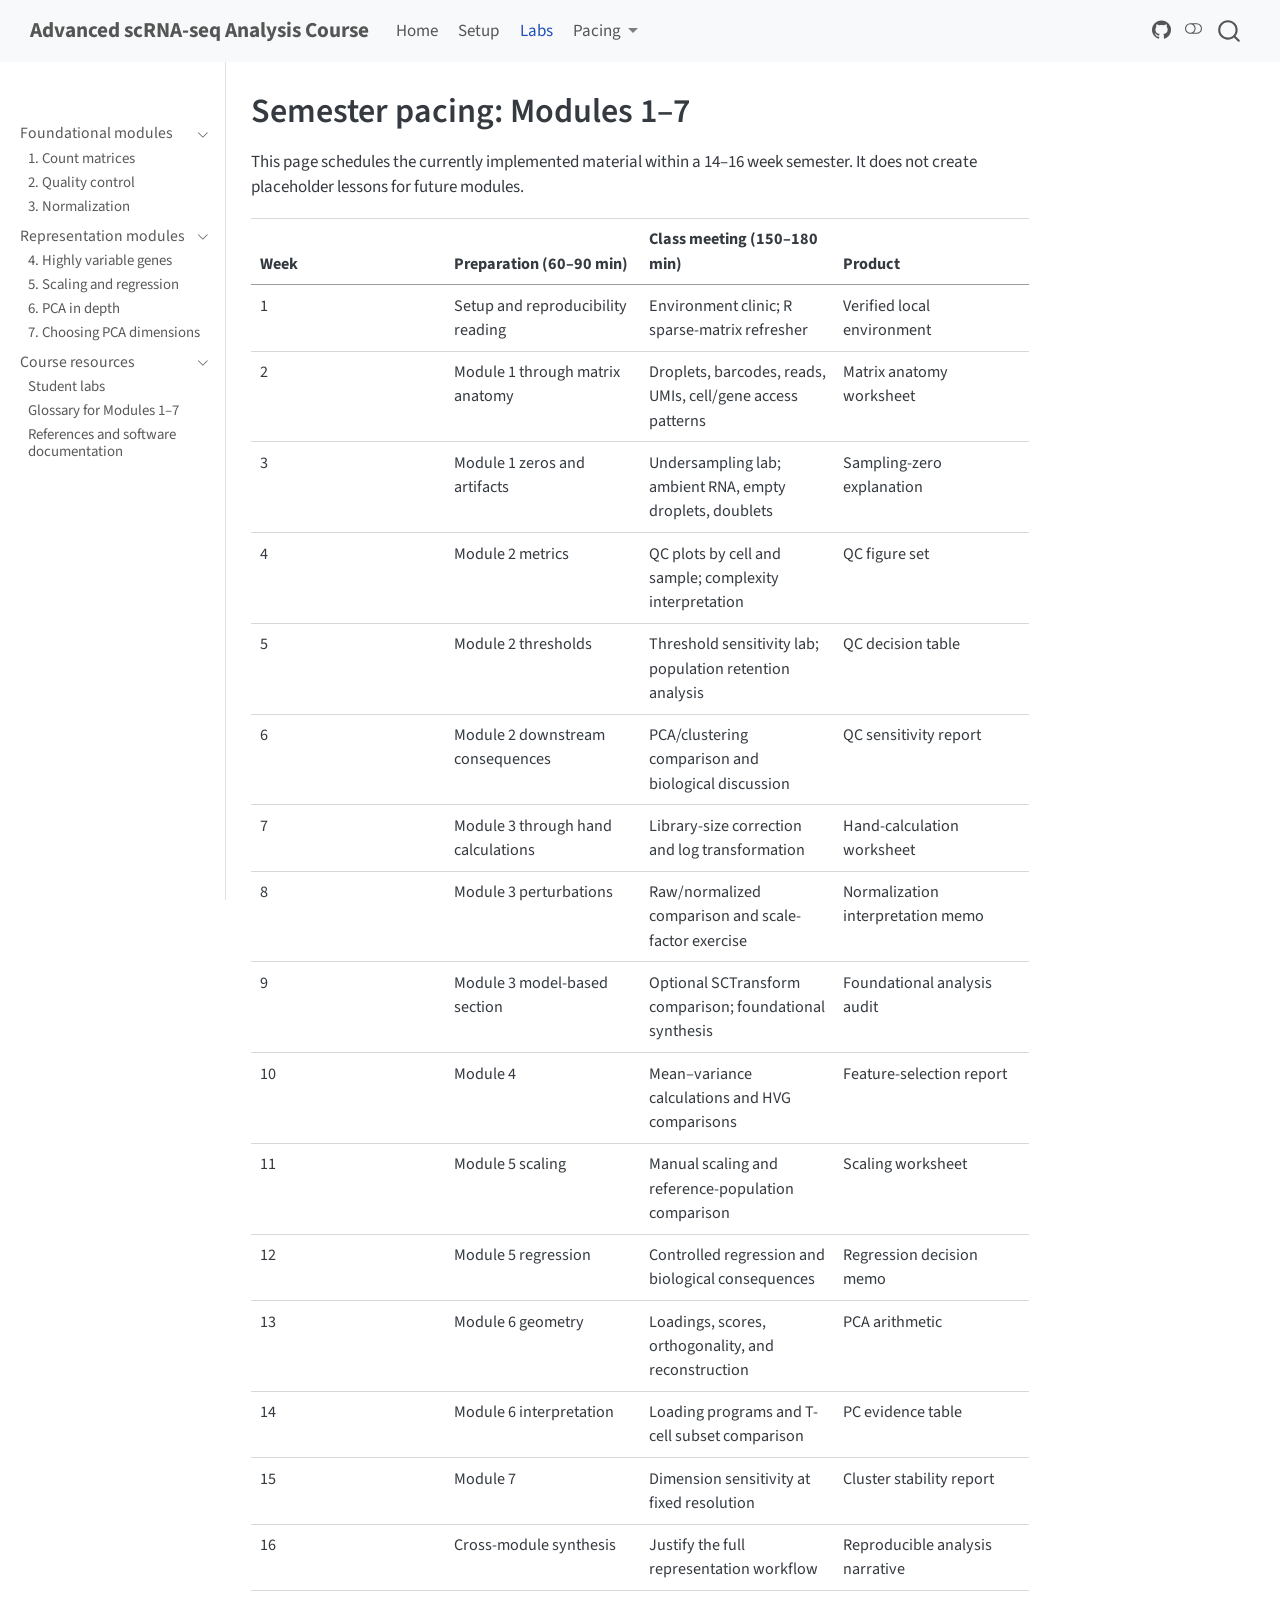
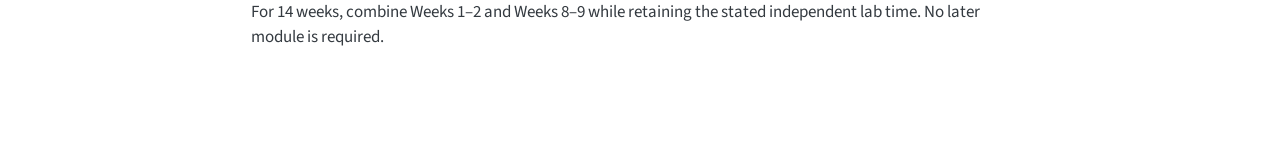
<file: schedule-semester.html>
<!DOCTYPE html>
<html xmlns="http://www.w3.org/1999/xhtml" lang="en" xml:lang="en"><head>

<meta charset="utf-8">
<meta name="generator" content="quarto-1.10.18">

<meta name="viewport" content="width=device-width, initial-scale=1.0, user-scalable=yes">


<title>Semester pacing: Modules 1–7 – Advanced scRNA-seq Analysis Course</title>
<style>
/* Default styles provided by pandoc.
** See https://pandoc.org/MANUAL.html#variables-for-html for config info.
*/
span.smallcaps{font-variant: small-caps;}
div.columns{display: flex; gap: 1.5em;}
div.column{flex: auto;}
@media screen {
div.columns{gap: min(4vw, 1.5em);}
div.column{overflow-x: auto;}
}
div.hanging-indent{margin-left: 1.5em; text-indent: -1.5em;}
ul.task-list{list-style: none;}
ul.task-list li input[type="checkbox"] {
  width: 0.8em;
  margin: 0 0.8em 0.2em -1em; /* quarto-specific, see https://github.com/quarto-dev/quarto-cli/issues/4556 */ 
  vertical-align: middle;
}
</style>


<script src="site_libs/quarto-nav/quarto-nav.js"></script>
<script src="site_libs/quarto-nav/headroom.min.js"></script>
<script src="site_libs/clipboard/clipboard.min.js"></script>
<script src="site_libs/quarto-search/autocomplete.umd.js"></script>
<script src="site_libs/quarto-search/fuse.min.js"></script>
<script src="site_libs/quarto-search/quarto-search.js"></script>
<meta name="quarto:offset" content="./">
<script src="site_libs/quarto-html/quarto.js" type="module"></script>
<script src="site_libs/quarto-html/tabsets/tabsets.js" type="module"></script>
<script src="site_libs/quarto-html/popper.min.js"></script>
<script src="site_libs/quarto-html/tippy.umd.min.js"></script>
<script src="site_libs/quarto-html/anchor.min.js"></script>
<link href="site_libs/quarto-html/tippy.css" rel="stylesheet">
<link href="site_libs/quarto-html/quarto-syntax-highlighting-64a204ab8560d761af7679ceaba22944.css" rel="stylesheet" class="quarto-color-scheme" id="quarto-text-highlighting-styles">
<link href="site_libs/quarto-html/quarto-syntax-highlighting-dark-b85bc7c33db8c58e0ec93c3465666fed.css" rel="stylesheet" class="quarto-color-scheme quarto-color-alternate" id="quarto-text-highlighting-styles">
<link href="site_libs/quarto-html/quarto-syntax-highlighting-64a204ab8560d761af7679ceaba22944.css" rel="stylesheet" class="quarto-color-scheme-extra" id="quarto-text-highlighting-styles">
<script src="site_libs/bootstrap/bootstrap.min.js"></script>
<link href="site_libs/bootstrap/bootstrap-icons.css" rel="stylesheet">
<link href="site_libs/bootstrap/bootstrap-ee55caa158e530c0c52bbb44840fb07f.min.css" rel="stylesheet" append-hash="true" class="quarto-color-scheme" id="quarto-bootstrap" data-mode="light">
<link href="site_libs/bootstrap/bootstrap-dark-69b8fd39b915e130ce02cb4b128045d4.min.css" rel="stylesheet" append-hash="true" class="quarto-color-scheme quarto-color-alternate" id="quarto-bootstrap" data-mode="dark">
<link href="site_libs/bootstrap/bootstrap-ee55caa158e530c0c52bbb44840fb07f.min.css" rel="stylesheet" append-hash="true" class="quarto-color-scheme-extra" id="quarto-bootstrap" data-mode="light">
<script id="quarto-search-options" type="application/json">{
  "location": "navbar",
  "copy-button": false,
  "collapse-after": 3,
  "panel-placement": "end",
  "type": "overlay",
  "limit": 50,
  "keyboard-shortcut": [
    "f",
    "/",
    "s"
  ],
  "show-item-context": false,
  "language": {
    "search-no-results-text": "No results",
    "search-matching-documents-text": "matching documents",
    "search-copy-link-title": "Copy link to search",
    "search-hide-matches-text": "Hide additional matches",
    "search-more-match-text": "more match in this document",
    "search-more-matches-text": "more matches in this document",
    "search-clear-button-title": "Clear",
    "search-text-placeholder": "",
    "search-detached-cancel-button-title": "Cancel",
    "search-submit-button-title": "Submit",
    "search-label": "Search"
  }
}</script>


<link rel="stylesheet" href="styles.css">
</head>

<body class="nav-sidebar docked nav-fixed quarto-light"><script id="quarto-html-before-body" type="application/javascript">
    const toggleBodyColorMode = (bsSheetEl) => {
      const mode = bsSheetEl.getAttribute("data-mode");
      const bodyEl = window.document.querySelector("body");
      if (mode === "dark") {
        bodyEl.classList.add("quarto-dark");
        bodyEl.classList.remove("quarto-light");
      } else {
        bodyEl.classList.add("quarto-light");
        bodyEl.classList.remove("quarto-dark");
      }
    }
    const toggleBodyColorPrimary = () => {
      const bsSheetEl = window.document.querySelector("link#quarto-bootstrap:not([rel=disabled-stylesheet])");
      if (bsSheetEl) {
        toggleBodyColorMode(bsSheetEl);
      }
    }
    const setColorSchemeToggle = (alternate) => {
      const toggles = window.document.querySelectorAll('.quarto-color-scheme-toggle');
      for (let i=0; i < toggles.length; i++) {
        const toggle = toggles[i];
        if (toggle) {
          if (alternate) {
            toggle.classList.add("alternate");
          } else {
            toggle.classList.remove("alternate");
          }
        }
      }
    };
    const toggleColorMode = (alternate) => {
      // Switch the stylesheets
      const primaryStylesheets = window.document.querySelectorAll('link.quarto-color-scheme:not(.quarto-color-alternate)');
      const alternateStylesheets = window.document.querySelectorAll('link.quarto-color-scheme.quarto-color-alternate');
      manageTransitions('#quarto-margin-sidebar .nav-link', false);
      if (alternate) {
        // note: dark is layered on light, we don't disable primary!
        enableStylesheet(alternateStylesheets);
        for (const sheetNode of alternateStylesheets) {
          if (sheetNode.id === "quarto-bootstrap") {
            toggleBodyColorMode(sheetNode);
          }
        }
      } else {
        disableStylesheet(alternateStylesheets);
        enableStylesheet(primaryStylesheets)
        toggleBodyColorPrimary();
      }
      manageTransitions('#quarto-margin-sidebar .nav-link', true);
      // Switch the toggles
      setColorSchemeToggle(alternate)
      // Hack to workaround the fact that safari doesn't
      // properly recolor the scrollbar when toggling (#1455)
      if (navigator.userAgent.indexOf('Safari') > 0 && navigator.userAgent.indexOf('Chrome') == -1) {
        manageTransitions("body", false);
        window.scrollTo(0, 1);
        setTimeout(() => {
          window.scrollTo(0, 0);
          manageTransitions("body", true);
        }, 40);
      }
    }
    const disableStylesheet = (stylesheets) => {
      for (let i=0; i < stylesheets.length; i++) {
        const stylesheet = stylesheets[i];
        stylesheet.rel = 'disabled-stylesheet';
      }
    }
    const enableStylesheet = (stylesheets) => {
      for (let i=0; i < stylesheets.length; i++) {
        const stylesheet = stylesheets[i];
        if(stylesheet.rel !== 'stylesheet') { // for Chrome, which will still FOUC without this check
          stylesheet.rel = 'stylesheet';
        }
      }
    }
    const manageTransitions = (selector, allowTransitions) => {
      const els = window.document.querySelectorAll(selector);
      for (let i=0; i < els.length; i++) {
        const el = els[i];
        if (allowTransitions) {
          el.classList.remove('notransition');
        } else {
          el.classList.add('notransition');
        }
      }
    }
    const isFileUrl = () => {
      return window.location.protocol === 'file:';
    }
    const hasAlternateSentinel = () => {
      let styleSentinel = getColorSchemeSentinel();
      if (styleSentinel !== null) {
        return styleSentinel === "alternate";
      } else {
        return false;
      }
    }
    const setStyleSentinel = (alternate) => {
      const value = alternate ? "alternate" : "default";
      if (!isFileUrl()) {
        window.localStorage.setItem("quarto-color-scheme", value);
      } else {
        localAlternateSentinel = value;
      }
    }
    const getColorSchemeSentinel = () => {
      if (!isFileUrl()) {
        const storageValue = window.localStorage.getItem("quarto-color-scheme");
        return storageValue != null ? storageValue : localAlternateSentinel;
      } else {
        return localAlternateSentinel;
      }
    }
    const toggleGiscusIfUsed = (isAlternate, darkModeDefault) => {
      const baseTheme = document.querySelector('#giscus-base-theme')?.value ?? 'light';
      const alternateTheme = document.querySelector('#giscus-alt-theme')?.value ?? 'dark';
      let newTheme = '';
      if(authorPrefersDark) {
        newTheme = isAlternate ? baseTheme : alternateTheme;
      } else {
        newTheme = isAlternate ? alternateTheme : baseTheme;
      }
      const changeGiscusTheme = () => {
        // From: https://github.com/giscus/giscus/issues/336
        const sendMessage = (message) => {
          const iframe = document.querySelector('iframe.giscus-frame');
          if (!iframe) return;
          iframe.contentWindow.postMessage({ giscus: message }, 'https://giscus.app');
        }
        sendMessage({
          setConfig: {
            theme: newTheme
          }
        });
      }
      const isGiscussLoaded = window.document.querySelector('iframe.giscus-frame') !== null;
      if (isGiscussLoaded) {
        changeGiscusTheme();
      }
    };
    const authorPrefersDark = false;
    const darkModeDefault = authorPrefersDark;
      document.querySelector('link#quarto-text-highlighting-styles.quarto-color-scheme-extra').rel = 'disabled-stylesheet';
      document.querySelector('link#quarto-bootstrap.quarto-color-scheme-extra').rel = 'disabled-stylesheet';
    let localAlternateSentinel = darkModeDefault ? 'alternate' : 'default';
    // Dark / light mode switch
    window.quartoToggleColorScheme = () => {
      // Read the current dark / light value
      let toAlternate = !hasAlternateSentinel();
      toggleColorMode(toAlternate);
      setStyleSentinel(toAlternate);
      toggleGiscusIfUsed(toAlternate, darkModeDefault);
      window.dispatchEvent(new Event('resize'));
    };
    // Switch to dark mode if need be
    if (hasAlternateSentinel()) {
      toggleColorMode(true);
    } else {
      toggleColorMode(false);
    }
  </script>

<div id="quarto-search-results"></div>
  <header id="quarto-header" class="headroom fixed-top">
    <nav class="navbar navbar-expand-lg " data-bs-theme="dark">
      <div class="navbar-container container-fluid">
      <div class="navbar-brand-container mx-auto">
    <a class="navbar-brand" href="./index.html">
    <span class="navbar-title">Advanced scRNA-seq Analysis Course</span>
    </a>
  </div>
            <div id="quarto-search" class="" title="Search"></div>
          <button class="navbar-toggler" type="button" data-bs-toggle="collapse" data-bs-target="#navbarCollapse" aria-controls="navbarCollapse" role="menu" aria-expanded="false" aria-label="Toggle navigation" onclick="if (window.quartoToggleHeadroom) { window.quartoToggleHeadroom(); }">
  <span class="navbar-toggler-icon"></span>
</button>
          <div class="collapse navbar-collapse" id="navbarCollapse">
            <ul class="navbar-nav navbar-nav-scroll me-auto">
  <li class="nav-item">
    <a class="nav-link" href="./index.html"> 
<span class="menu-text">Home</span></a>
  </li>  
  <li class="nav-item">
    <a class="nav-link" href="./setup/index.html"> 
<span class="menu-text">Setup</span></a>
  </li>  
  <li class="nav-item">
    <a class="nav-link active" href="./labs/index.html" aria-current="page"> 
<span class="menu-text">Labs</span></a>
  </li>  
  <li class="nav-item dropdown ">
    <a class="nav-link dropdown-toggle" href="#" id="nav-menu-pacing" role="link" data-bs-toggle="dropdown" aria-expanded="false">
 <span class="menu-text">Pacing</span>
    </a>
    <ul class="dropdown-menu" aria-labelledby="nav-menu-pacing">    
        <li>
    <a class="dropdown-item" href="./schedule-quarter.html">
 <span class="dropdown-text">Quarter foundation block</span></a>
  </li>  
        <li>
    <a class="dropdown-item" href="./schedule-semester.html">
 <span class="dropdown-text">Semester foundation block</span></a>
  </li>  
    </ul>
  </li>
</ul>
            <ul class="navbar-nav navbar-nav-scroll ms-auto">
  <li class="nav-item compact">
    <a class="nav-link" href="https://github.com/aezamora14/scrna-seq-analysis-course"> <i class="bi bi-github" role="img" aria-label="GitHub repository">
</i> 
<span class="menu-text"></span></a>
  </li>  
</ul>
          </div> <!-- /navcollapse -->
            <div class="quarto-navbar-tools">
  <a href="" class="quarto-color-scheme-toggle quarto-navigation-tool  px-1" onclick="window.quartoToggleColorScheme(); return false;" title="Toggle dark mode"><i class="bi"></i></a>
</div>
      </div> <!-- /container-fluid -->
    </nav>
  <nav class="quarto-secondary-nav">
    <div class="container-fluid d-flex">
      <button type="button" class="quarto-btn-toggle btn" data-bs-toggle="collapse" role="button" data-bs-target=".quarto-sidebar-collapse-item" aria-controls="quarto-sidebar" aria-expanded="false" aria-label="Toggle sidebar navigation" onclick="if (window.quartoToggleHeadroom) { window.quartoToggleHeadroom(); }">
        <i class="bi bi-layout-text-sidebar-reverse"></i>
      </button>
        <nav class="quarto-page-breadcrumbs" aria-label="breadcrumb"><ol class="breadcrumb"><li class="breadcrumb-item">Semester pacing: Modules 1–7</li></ol></nav>
        <a class="flex-grow-1" role="navigation" data-bs-toggle="collapse" data-bs-target=".quarto-sidebar-collapse-item" aria-controls="quarto-sidebar" aria-expanded="false" aria-label="Toggle sidebar navigation" onclick="if (window.quartoToggleHeadroom) { window.quartoToggleHeadroom(); }">      
        </a>
      <button type="button" class="btn quarto-search-button" aria-label="Search" onclick="window.quartoOpenSearch();">
        <i class="bi bi-search"></i>
      </button>
    </div>
  </nav>
</header>
<!-- content -->
<div id="quarto-content" class="quarto-container page-columns page-rows-contents page-layout-article page-navbar">
<!-- sidebar -->
  <nav id="quarto-sidebar" class="sidebar collapse collapse-horizontal quarto-sidebar-collapse-item sidebar-navigation docked overflow-auto">
        <div class="mt-2 flex-shrink-0 align-items-center">
        <div class="sidebar-search">
        <div id="quarto-search" class="" title="Search"></div>
        </div>
        </div>
    <div class="sidebar-menu-container"> 
    <ul class="list-unstyled mt-1">
        <li class="sidebar-item sidebar-item-section">
      <div class="sidebar-item-container"> 
            <a class="sidebar-item-text sidebar-link text-start" data-bs-toggle="collapse" data-bs-target="#quarto-sidebar-section-1" role="navigation" aria-expanded="true">
 <span class="menu-text">Foundational modules</span></a>
          <a class="sidebar-item-toggle text-start" data-bs-toggle="collapse" data-bs-target="#quarto-sidebar-section-1" role="navigation" aria-expanded="true" aria-label="Toggle section">
            <i class="bi bi-chevron-right ms-2"></i>
          </a> 
      </div>
      <ul id="quarto-sidebar-section-1" class="collapse list-unstyled sidebar-section depth1 show">  
          <li class="sidebar-item">
  <div class="sidebar-item-container"> 
  <a href="./modules/01-count-matrix/index.html" class="sidebar-item-text sidebar-link">
 <span class="menu-text">1. Count matrices</span></a>
  </div>
</li>
          <li class="sidebar-item">
  <div class="sidebar-item-container"> 
  <a href="./modules/02-quality-control/index.html" class="sidebar-item-text sidebar-link">
 <span class="menu-text">2. Quality control</span></a>
  </div>
</li>
          <li class="sidebar-item">
  <div class="sidebar-item-container"> 
  <a href="./modules/03-normalization/index.html" class="sidebar-item-text sidebar-link">
 <span class="menu-text">3. Normalization</span></a>
  </div>
</li>
      </ul>
  </li>
        <li class="sidebar-item sidebar-item-section">
      <div class="sidebar-item-container"> 
            <a class="sidebar-item-text sidebar-link text-start" data-bs-toggle="collapse" data-bs-target="#quarto-sidebar-section-2" role="navigation" aria-expanded="true">
 <span class="menu-text">Representation modules</span></a>
          <a class="sidebar-item-toggle text-start" data-bs-toggle="collapse" data-bs-target="#quarto-sidebar-section-2" role="navigation" aria-expanded="true" aria-label="Toggle section">
            <i class="bi bi-chevron-right ms-2"></i>
          </a> 
      </div>
      <ul id="quarto-sidebar-section-2" class="collapse list-unstyled sidebar-section depth1 show">  
          <li class="sidebar-item">
  <div class="sidebar-item-container"> 
  <a href="./modules/04-variable-features/index.html" class="sidebar-item-text sidebar-link">
 <span class="menu-text">4. Highly variable genes</span></a>
  </div>
</li>
          <li class="sidebar-item">
  <div class="sidebar-item-container"> 
  <a href="./modules/05-scaling-regression/index.html" class="sidebar-item-text sidebar-link">
 <span class="menu-text">5. Scaling and regression</span></a>
  </div>
</li>
          <li class="sidebar-item">
  <div class="sidebar-item-container"> 
  <a href="./modules/06-pca/index.html" class="sidebar-item-text sidebar-link">
 <span class="menu-text">6. PCA in depth</span></a>
  </div>
</li>
          <li class="sidebar-item">
  <div class="sidebar-item-container"> 
  <a href="./modules/07-choosing-dimensions/index.html" class="sidebar-item-text sidebar-link">
 <span class="menu-text">7. Choosing PCA dimensions</span></a>
  </div>
</li>
      </ul>
  </li>
        <li class="sidebar-item sidebar-item-section">
      <div class="sidebar-item-container"> 
            <a class="sidebar-item-text sidebar-link text-start" data-bs-toggle="collapse" data-bs-target="#quarto-sidebar-section-3" role="navigation" aria-expanded="true">
 <span class="menu-text">Course resources</span></a>
          <a class="sidebar-item-toggle text-start" data-bs-toggle="collapse" data-bs-target="#quarto-sidebar-section-3" role="navigation" aria-expanded="true" aria-label="Toggle section">
            <i class="bi bi-chevron-right ms-2"></i>
          </a> 
      </div>
      <ul id="quarto-sidebar-section-3" class="collapse list-unstyled sidebar-section depth1 show">  
          <li class="sidebar-item">
  <div class="sidebar-item-container"> 
  <a href="./labs/index.html" class="sidebar-item-text sidebar-link">
 <span class="menu-text">Student labs</span></a>
  </div>
</li>
          <li class="sidebar-item">
  <div class="sidebar-item-container"> 
  <a href="./resources/glossary.html" class="sidebar-item-text sidebar-link">
 <span class="menu-text">Glossary for Modules 1–7</span></a>
  </div>
</li>
          <li class="sidebar-item">
  <div class="sidebar-item-container"> 
  <a href="./references/index.html" class="sidebar-item-text sidebar-link">
 <span class="menu-text">References and software documentation</span></a>
  </div>
</li>
      </ul>
  </li>
    </ul>
    </div>
</nav>
<div id="quarto-sidebar-glass" class="quarto-sidebar-collapse-item" data-bs-toggle="collapse" data-bs-target=".quarto-sidebar-collapse-item"></div>
<!-- margin-sidebar -->
    <div id="quarto-margin-sidebar" class="sidebar margin-sidebar zindex-bottom">
        
    </div>
<!-- main -->
<main class="content" id="quarto-document-content">


<header id="title-block-header" class="quarto-title-block default">
<div class="quarto-title">
<h1 class="title">Semester pacing: Modules 1–7</h1>
</div>



<div class="quarto-title-meta">

    
  
    
  </div>
  


</header>


<p>This page schedules the currently implemented material within a 14–16 week semester. It does not create placeholder lessons for future modules.</p>
<table class="caption-top table">
<colgroup>
<col style="width: 25%">
<col style="width: 25%">
<col style="width: 25%">
<col style="width: 25%">
</colgroup>
<thead>
<tr class="header">
<th>Week</th>
<th>Preparation (60–90 min)</th>
<th>Class meeting (150–180 min)</th>
<th>Product</th>
</tr>
</thead>
<tbody>
<tr class="odd">
<td>1</td>
<td>Setup and reproducibility reading</td>
<td>Environment clinic; R sparse-matrix refresher</td>
<td>Verified local environment</td>
</tr>
<tr class="even">
<td>2</td>
<td>Module 1 through matrix anatomy</td>
<td>Droplets, barcodes, reads, UMIs, cell/gene access patterns</td>
<td>Matrix anatomy worksheet</td>
</tr>
<tr class="odd">
<td>3</td>
<td>Module 1 zeros and artifacts</td>
<td>Undersampling lab; ambient RNA, empty droplets, doublets</td>
<td>Sampling-zero explanation</td>
</tr>
<tr class="even">
<td>4</td>
<td>Module 2 metrics</td>
<td>QC plots by cell and sample; complexity interpretation</td>
<td>QC figure set</td>
</tr>
<tr class="odd">
<td>5</td>
<td>Module 2 thresholds</td>
<td>Threshold sensitivity lab; population retention analysis</td>
<td>QC decision table</td>
</tr>
<tr class="even">
<td>6</td>
<td>Module 2 downstream consequences</td>
<td>PCA/clustering comparison and biological discussion</td>
<td>QC sensitivity report</td>
</tr>
<tr class="odd">
<td>7</td>
<td>Module 3 through hand calculations</td>
<td>Library-size correction and log transformation</td>
<td>Hand-calculation worksheet</td>
</tr>
<tr class="even">
<td>8</td>
<td>Module 3 perturbations</td>
<td>Raw/normalized comparison and scale-factor exercise</td>
<td>Normalization interpretation memo</td>
</tr>
<tr class="odd">
<td>9</td>
<td>Module 3 model-based section</td>
<td>Optional SCTransform comparison; foundational synthesis</td>
<td>Foundational analysis audit</td>
</tr>
<tr class="even">
<td>10</td>
<td>Module 4</td>
<td>Mean–variance calculations and HVG comparisons</td>
<td>Feature-selection report</td>
</tr>
<tr class="odd">
<td>11</td>
<td>Module 5 scaling</td>
<td>Manual scaling and reference-population comparison</td>
<td>Scaling worksheet</td>
</tr>
<tr class="even">
<td>12</td>
<td>Module 5 regression</td>
<td>Controlled regression and biological consequences</td>
<td>Regression decision memo</td>
</tr>
<tr class="odd">
<td>13</td>
<td>Module 6 geometry</td>
<td>Loadings, scores, orthogonality, and reconstruction</td>
<td>PCA arithmetic</td>
</tr>
<tr class="even">
<td>14</td>
<td>Module 6 interpretation</td>
<td>Loading programs and T-cell subset comparison</td>
<td>PC evidence table</td>
</tr>
<tr class="odd">
<td>15</td>
<td>Module 7</td>
<td>Dimension sensitivity at fixed resolution</td>
<td>Cluster stability report</td>
</tr>
<tr class="even">
<td>16</td>
<td>Cross-module synthesis</td>
<td>Justify the full representation workflow</td>
<td>Reproducible analysis narrative</td>
</tr>
</tbody>
</table>
<p>For 14 weeks, combine Weeks 1–2 and Weeks 8–9 while retaining the stated independent lab time. No later module is required.</p>



</main> <!-- /main -->
<script id="quarto-html-after-body" type="application/javascript">
  window.document.addEventListener("DOMContentLoaded", function (event) {
    // Ensure there is a toggle, if there isn't float one in the top right
    if (window.document.querySelector('.quarto-color-scheme-toggle') === null) {
      const a = window.document.createElement('a');
      a.classList.add('top-right');
      a.classList.add('quarto-color-scheme-toggle');
      a.href = "";
      a.onclick = function() { try { window.quartoToggleColorScheme(); } catch {} return false; };
      const i = window.document.createElement("i");
      i.classList.add('bi');
      a.appendChild(i);
      window.document.body.appendChild(a);
    }
    setColorSchemeToggle(hasAlternateSentinel())
    const icon = "";
    const anchorJS = new window.AnchorJS();
    anchorJS.options = {
      placement: 'right',
      icon: icon
    };
    anchorJS.add('.anchored');
    const isCodeAnnotation = (el) => {
      for (const clz of el.classList) {
        if (clz.startsWith('code-annotation-')) {                     
          return true;
        }
      }
      return false;
    }
    const onCopySuccess = function(e) {
      // button target
      const button = e.trigger;
      // don't keep focus
      button.blur();
      // flash "checked"
      button.classList.add('code-copy-button-checked');
      var currentTitle = button.getAttribute("title");
      button.setAttribute("title", "Copied!");
      let tooltip;
      if (window.bootstrap) {
        button.setAttribute("data-bs-toggle", "tooltip");
        button.setAttribute("data-bs-placement", "left");
        button.setAttribute("data-bs-title", "Copied!");
        tooltip = new bootstrap.Tooltip(button, 
          { trigger: "manual", 
            customClass: "code-copy-button-tooltip",
            offset: [0, -8]});
        tooltip.show();    
      }
      setTimeout(function() {
        if (tooltip) {
          tooltip.hide();
          button.removeAttribute("data-bs-title");
          button.removeAttribute("data-bs-toggle");
          button.removeAttribute("data-bs-placement");
        }
        button.setAttribute("title", currentTitle);
        button.classList.remove('code-copy-button-checked');
      }, 1000);
      // clear code selection
      e.clearSelection();
    }
    const getTextToCopy = function(trigger) {
      const outerScaffold = trigger.parentElement.cloneNode(true);
      const codeEl = outerScaffold.querySelector('code');
      for (const childEl of codeEl.children) {
        if (isCodeAnnotation(childEl)) {
          childEl.remove();
        }
      }
      return codeEl.innerText;
    }
    const clipboard = new window.ClipboardJS('.code-copy-button:not([data-in-quarto-modal])', {
      text: getTextToCopy
    });
    clipboard.on('success', onCopySuccess);
    if (window.document.getElementById('quarto-embedded-source-code-modal')) {
      const clipboardModal = new window.ClipboardJS('.code-copy-button[data-in-quarto-modal]', {
        text: getTextToCopy,
        container: window.document.getElementById('quarto-embedded-source-code-modal')
      });
      clipboardModal.on('success', onCopySuccess);
    }
      var localhostRegex = new RegExp(/^(?:http|https):\/\/localhost\:?[0-9]*\//);
      var mailtoRegex = new RegExp(/^mailto:/);
        var filterRegex = new RegExp("https:\/\/aezamora14\.github\.io\/scrna-seq-analysis-course\/");
      var isInternal = (href) => {
          return filterRegex.test(href) || localhostRegex.test(href) || mailtoRegex.test(href);
      }
      // Inspect non-navigation links and adorn them if external
     var links = window.document.querySelectorAll('a[href]:not(.nav-link):not(.navbar-brand):not(.toc-action):not(.sidebar-link):not(.sidebar-item-toggle):not(.pagination-link):not(.no-external):not([aria-hidden]):not(.dropdown-item):not(.quarto-navigation-tool):not(.about-link)');
      for (var i=0; i<links.length; i++) {
        const link = links[i];
        if (!isInternal(link.href)) {
          // undo the damage that might have been done by quarto-nav.js in the case of
          // links that we want to consider external
          if (link.dataset.originalHref !== undefined) {
            link.href = link.dataset.originalHref;
          }
            // target, if specified
            link.setAttribute("target", "_blank");
            if (link.getAttribute("rel") === null) {
              link.setAttribute("rel", "noopener");
            }
        }
      }
    function tippyHover(el, contentFn, onTriggerFn, onUntriggerFn) {
      const config = {
        allowHTML: true,
        maxWidth: 500,
        delay: 100,
        arrow: false,
        appendTo: function(el) {
            return el.parentElement;
        },
        interactive: true,
        interactiveBorder: 10,
        theme: 'quarto',
        placement: 'bottom-start',
      };
      if (contentFn) {
        config.content = contentFn;
      }
      if (onTriggerFn) {
        config.onTrigger = onTriggerFn;
      }
      if (onUntriggerFn) {
        config.onUntrigger = onUntriggerFn;
      }
      window.tippy(el, config); 
    }
    const noterefs = window.document.querySelectorAll('a[role="doc-noteref"]');
    for (var i=0; i<noterefs.length; i++) {
      const ref = noterefs[i];
      tippyHover(ref, function() {
        // use id or data attribute instead here
        let href = ref.getAttribute('data-footnote-href') || ref.getAttribute('href');
        try { href = new URL(href).hash; } catch {}
        const id = href.replace(/^#\/?/, "");
        const note = window.document.getElementById(id);
        if (note) {
          return note.innerHTML;
        } else {
          return "";
        }
      });
    }
    const xrefs = window.document.querySelectorAll('a.quarto-xref');
    const processXRef = (id, note) => {
      // Strip column container classes
      const stripColumnClz = (el) => {
        el.classList.remove("page-full", "page-columns");
        if (el.children) {
          for (const child of el.children) {
            stripColumnClz(child);
          }
        }
      }
      stripColumnClz(note)
      if (id === null || id.startsWith('sec-')) {
        // Special case sections, only their first couple elements
        const container = document.createElement("div");
        if (note.children && note.children.length > 2) {
          container.appendChild(note.children[0].cloneNode(true));
          for (let i = 1; i < note.children.length; i++) {
            const child = note.children[i];
            if (child.tagName === "P" && child.innerText === "") {
              continue;
            } else {
              container.appendChild(child.cloneNode(true));
              break;
            }
          }
          if (window.Quarto?.typesetMath) {
            window.Quarto.typesetMath(container);
          }
          return container.innerHTML
        } else {
          if (window.Quarto?.typesetMath) {
            window.Quarto.typesetMath(note);
          }
          return note.innerHTML;
        }
      } else {
        // Remove any anchor links if they are present
        const anchorLink = note.querySelector('a.anchorjs-link');
        if (anchorLink) {
          anchorLink.remove();
        }
        if (window.Quarto?.typesetMath) {
          window.Quarto.typesetMath(note);
        }
        if (note.classList.contains("callout")) {
          return note.outerHTML;
        } else {
          return note.innerHTML;
        }
      }
    }
    for (var i=0; i<xrefs.length; i++) {
      const xref = xrefs[i];
      tippyHover(xref, undefined, function(instance) {
        instance.disable();
        let url = xref.getAttribute('href');
        let hash = undefined; 
        if (url.startsWith('#')) {
          hash = url;
        } else {
          try { hash = new URL(url).hash; } catch {}
        }
        if (hash) {
          const id = hash.replace(/^#\/?/, "");
          const note = window.document.getElementById(id);
          if (note !== null) {
            try {
              const html = processXRef(id, note.cloneNode(true));
              instance.setContent(html);
            } finally {
              instance.enable();
              instance.show();
            }
          } else {
            // See if we can fetch this
            fetch(url.split('#')[0])
            .then(res => res.text())
            .then(html => {
              const parser = new DOMParser();
              const htmlDoc = parser.parseFromString(html, "text/html");
              const note = htmlDoc.getElementById(id);
              if (note !== null) {
                const html = processXRef(id, note);
                instance.setContent(html);
              } 
            }).finally(() => {
              instance.enable();
              instance.show();
            });
          }
        } else {
          // See if we can fetch a full url (with no hash to target)
          // This is a special case and we should probably do some content thinning / targeting
          fetch(url)
          .then(res => res.text())
          .then(html => {
            const parser = new DOMParser();
            const htmlDoc = parser.parseFromString(html, "text/html");
            const note = htmlDoc.querySelector('main.content');
            if (note !== null) {
              // This should only happen for chapter cross references
              // (since there is no id in the URL)
              // remove the first header
              if (note.children.length > 0 && note.children[0].tagName === "HEADER") {
                note.children[0].remove();
              }
              const html = processXRef(null, note);
              instance.setContent(html);
            } 
          }).finally(() => {
            instance.enable();
            instance.show();
          });
        }
      }, function(instance) {
      });
    }
        let selectedAnnoteEl;
        const selectorForAnnotation = ( cell, annotation) => {
          let cellAttr = 'data-code-cell="' + cell + '"';
          let lineAttr = 'data-code-annotation="' +  annotation + '"';
          const selector = 'span[' + cellAttr + '][' + lineAttr + ']';
          return selector;
        }
        const selectCodeLines = (annoteEl) => {
          const doc = window.document;
          const targetCell = annoteEl.getAttribute("data-target-cell");
          const targetAnnotation = annoteEl.getAttribute("data-target-annotation");
          const annoteSpan = window.document.querySelector(selectorForAnnotation(targetCell, targetAnnotation));
          const lines = annoteSpan.getAttribute("data-code-lines").split(",");
          const lineIds = lines.map((line) => {
            return targetCell + "-" + line;
          })
          let top = null;
          let height = null;
          let parent = null;
          if (lineIds.length > 0) {
              //compute the position of the single el (top and bottom and make a div)
              const el = window.document.getElementById(lineIds[0]);
              top = el.offsetTop;
              height = el.offsetHeight;
              parent = el.parentElement.parentElement;
            if (lineIds.length > 1) {
              const lastEl = window.document.getElementById(lineIds[lineIds.length - 1]);
              const bottom = lastEl.offsetTop + lastEl.offsetHeight;
              height = bottom - top;
            }
            if (top !== null && height !== null && parent !== null) {
              // cook up a div (if necessary) and position it 
              let div = window.document.getElementById("code-annotation-line-highlight");
              if (div === null) {
                div = window.document.createElement("div");
                div.setAttribute("id", "code-annotation-line-highlight");
                div.style.position = 'absolute';
                parent.appendChild(div);
              }
              div.style.top = top - 2 + "px";
              div.style.height = height + 4 + "px";
              div.style.left = 0;
              let gutterDiv = window.document.getElementById("code-annotation-line-highlight-gutter");
              if (gutterDiv === null) {
                gutterDiv = window.document.createElement("div");
                gutterDiv.setAttribute("id", "code-annotation-line-highlight-gutter");
                gutterDiv.style.position = 'absolute';
                const codeCell = window.document.getElementById(targetCell);
                const gutter = codeCell.querySelector('.code-annotation-gutter');
                gutter.appendChild(gutterDiv);
              }
              gutterDiv.style.top = top - 2 + "px";
              gutterDiv.style.height = height + 4 + "px";
            }
            selectedAnnoteEl = annoteEl;
          }
        };
        const unselectCodeLines = () => {
          const elementsIds = ["code-annotation-line-highlight", "code-annotation-line-highlight-gutter"];
          elementsIds.forEach((elId) => {
            const div = window.document.getElementById(elId);
            if (div) {
              div.remove();
            }
          });
          selectedAnnoteEl = undefined;
        };
          // Handle positioning of the toggle
      window.addEventListener(
        "resize",
        throttle(() => {
          elRect = undefined;
          if (selectedAnnoteEl) {
            selectCodeLines(selectedAnnoteEl);
          }
        }, 10)
      );
      function throttle(fn, ms) {
      let throttle = false;
      let timer;
        return (...args) => {
          if(!throttle) { // first call gets through
              fn.apply(this, args);
              throttle = true;
          } else { // all the others get throttled
              if(timer) clearTimeout(timer); // cancel #2
              timer = setTimeout(() => {
                fn.apply(this, args);
                timer = throttle = false;
              }, ms);
          }
        };
      }
        // Attach click handler to the DT
        const annoteDls = window.document.querySelectorAll('dt[data-target-cell]');
        for (const annoteDlNode of annoteDls) {
          annoteDlNode.addEventListener('click', (event) => {
            const clickedEl = event.target;
            if (clickedEl !== selectedAnnoteEl) {
              unselectCodeLines();
              const activeEl = window.document.querySelector('dt[data-target-cell].code-annotation-active');
              if (activeEl) {
                activeEl.classList.remove('code-annotation-active');
              }
              selectCodeLines(clickedEl);
              clickedEl.classList.add('code-annotation-active');
            } else {
              // Unselect the line
              unselectCodeLines();
              clickedEl.classList.remove('code-annotation-active');
            }
          });
        }
    const findCites = (el) => {
      const parentEl = el.parentElement;
      if (parentEl) {
        const cites = parentEl.dataset.cites;
        if (cites) {
          return {
            el,
            cites: cites.split(' ')
          };
        } else {
          return findCites(el.parentElement)
        }
      } else {
        return undefined;
      }
    };
    var bibliorefs = window.document.querySelectorAll('a[role="doc-biblioref"]');
    for (var i=0; i<bibliorefs.length; i++) {
      const ref = bibliorefs[i];
      const citeInfo = findCites(ref);
      if (citeInfo) {
        tippyHover(citeInfo.el, function() {
          var popup = window.document.createElement('div');
          citeInfo.cites.forEach(function(cite) {
            var citeDiv = window.document.createElement('div');
            citeDiv.classList.add('hanging-indent');
            citeDiv.classList.add('csl-entry');
            var biblioDiv = window.document.getElementById('ref-' + cite);
            if (biblioDiv) {
              citeDiv.innerHTML = biblioDiv.innerHTML;
            }
            popup.appendChild(citeDiv);
          });
          return popup.innerHTML;
        });
      }
    }
  });
  </script>
</div> <!-- /content -->




</body></html>
</file>
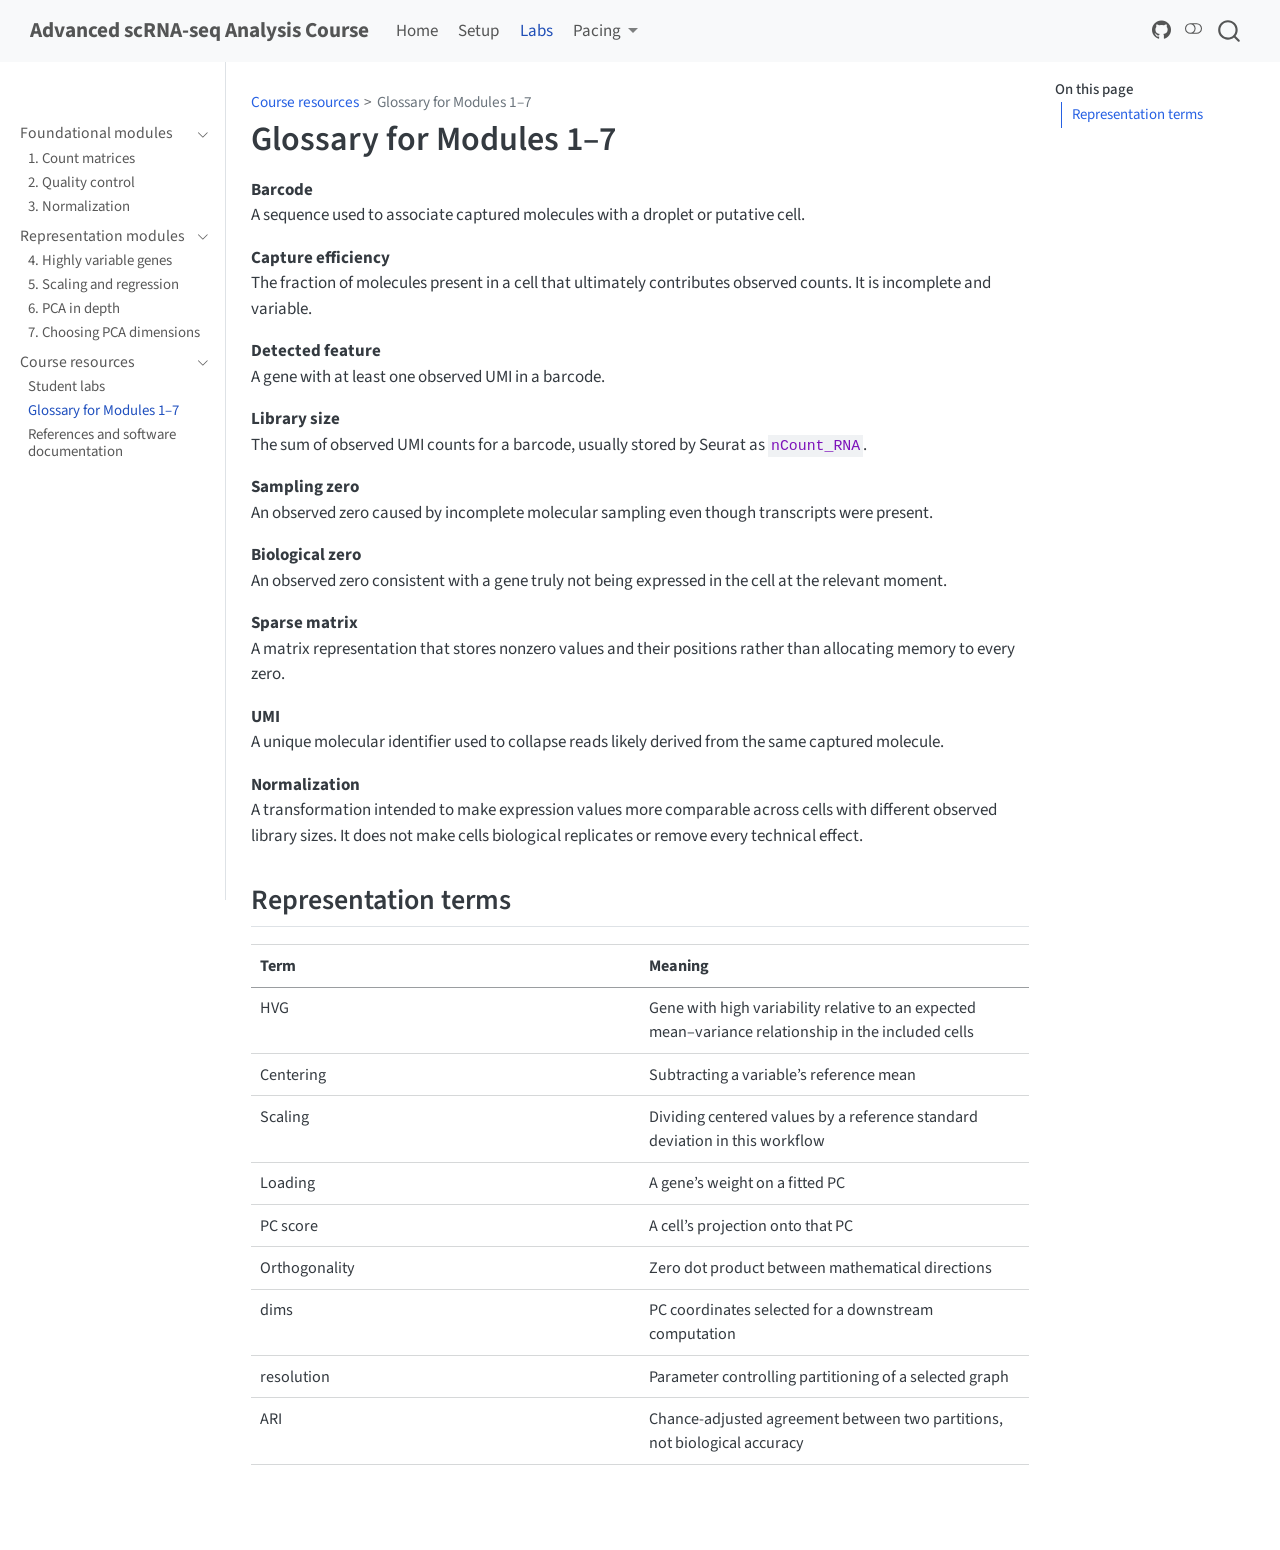
<file: resources/glossary.html>
<!DOCTYPE html>
<html xmlns="http://www.w3.org/1999/xhtml" lang="en" xml:lang="en"><head>

<meta charset="utf-8">
<meta name="generator" content="quarto-1.10.18">

<meta name="viewport" content="width=device-width, initial-scale=1.0, user-scalable=yes">


<title>Glossary for Modules 1–7 – Advanced scRNA-seq Analysis Course</title>
<style>
/* Default styles provided by pandoc.
** See https://pandoc.org/MANUAL.html#variables-for-html for config info.
*/
span.smallcaps{font-variant: small-caps;}
div.columns{display: flex; gap: 1.5em;}
div.column{flex: auto;}
@media screen {
div.columns{gap: min(4vw, 1.5em);}
div.column{overflow-x: auto;}
}
div.hanging-indent{margin-left: 1.5em; text-indent: -1.5em;}
ul.task-list{list-style: none;}
ul.task-list li input[type="checkbox"] {
  width: 0.8em;
  margin: 0 0.8em 0.2em -1em; /* quarto-specific, see https://github.com/quarto-dev/quarto-cli/issues/4556 */ 
  vertical-align: middle;
}
</style>


<script src="../site_libs/quarto-nav/quarto-nav.js"></script>
<script src="../site_libs/quarto-nav/headroom.min.js"></script>
<script src="../site_libs/clipboard/clipboard.min.js"></script>
<script src="../site_libs/quarto-search/autocomplete.umd.js"></script>
<script src="../site_libs/quarto-search/fuse.min.js"></script>
<script src="../site_libs/quarto-search/quarto-search.js"></script>
<meta name="quarto:offset" content="../">
<script src="../site_libs/quarto-html/quarto.js" type="module"></script>
<script src="../site_libs/quarto-html/tabsets/tabsets.js" type="module"></script>
<script src="../site_libs/quarto-html/popper.min.js"></script>
<script src="../site_libs/quarto-html/tippy.umd.min.js"></script>
<script src="../site_libs/quarto-html/anchor.min.js"></script>
<link href="../site_libs/quarto-html/tippy.css" rel="stylesheet">
<link href="../site_libs/quarto-html/quarto-syntax-highlighting-64a204ab8560d761af7679ceaba22944.css" rel="stylesheet" class="quarto-color-scheme" id="quarto-text-highlighting-styles">
<link href="../site_libs/quarto-html/quarto-syntax-highlighting-dark-b85bc7c33db8c58e0ec93c3465666fed.css" rel="stylesheet" class="quarto-color-scheme quarto-color-alternate" id="quarto-text-highlighting-styles">
<link href="../site_libs/quarto-html/quarto-syntax-highlighting-64a204ab8560d761af7679ceaba22944.css" rel="stylesheet" class="quarto-color-scheme-extra" id="quarto-text-highlighting-styles">
<script src="../site_libs/bootstrap/bootstrap.min.js"></script>
<link href="../site_libs/bootstrap/bootstrap-icons.css" rel="stylesheet">
<link href="../site_libs/bootstrap/bootstrap-ee55caa158e530c0c52bbb44840fb07f.min.css" rel="stylesheet" append-hash="true" class="quarto-color-scheme" id="quarto-bootstrap" data-mode="light">
<link href="../site_libs/bootstrap/bootstrap-dark-69b8fd39b915e130ce02cb4b128045d4.min.css" rel="stylesheet" append-hash="true" class="quarto-color-scheme quarto-color-alternate" id="quarto-bootstrap" data-mode="dark">
<link href="../site_libs/bootstrap/bootstrap-ee55caa158e530c0c52bbb44840fb07f.min.css" rel="stylesheet" append-hash="true" class="quarto-color-scheme-extra" id="quarto-bootstrap" data-mode="light">
<script id="quarto-search-options" type="application/json">{
  "location": "navbar",
  "copy-button": false,
  "collapse-after": 3,
  "panel-placement": "end",
  "type": "overlay",
  "limit": 50,
  "keyboard-shortcut": [
    "f",
    "/",
    "s"
  ],
  "show-item-context": false,
  "language": {
    "search-no-results-text": "No results",
    "search-matching-documents-text": "matching documents",
    "search-copy-link-title": "Copy link to search",
    "search-hide-matches-text": "Hide additional matches",
    "search-more-match-text": "more match in this document",
    "search-more-matches-text": "more matches in this document",
    "search-clear-button-title": "Clear",
    "search-text-placeholder": "",
    "search-detached-cancel-button-title": "Cancel",
    "search-submit-button-title": "Submit",
    "search-label": "Search"
  }
}</script>


<link rel="stylesheet" href="../styles.css">
</head>

<body class="nav-sidebar docked nav-fixed quarto-light"><script id="quarto-html-before-body" type="application/javascript">
    const toggleBodyColorMode = (bsSheetEl) => {
      const mode = bsSheetEl.getAttribute("data-mode");
      const bodyEl = window.document.querySelector("body");
      if (mode === "dark") {
        bodyEl.classList.add("quarto-dark");
        bodyEl.classList.remove("quarto-light");
      } else {
        bodyEl.classList.add("quarto-light");
        bodyEl.classList.remove("quarto-dark");
      }
    }
    const toggleBodyColorPrimary = () => {
      const bsSheetEl = window.document.querySelector("link#quarto-bootstrap:not([rel=disabled-stylesheet])");
      if (bsSheetEl) {
        toggleBodyColorMode(bsSheetEl);
      }
    }
    const setColorSchemeToggle = (alternate) => {
      const toggles = window.document.querySelectorAll('.quarto-color-scheme-toggle');
      for (let i=0; i < toggles.length; i++) {
        const toggle = toggles[i];
        if (toggle) {
          if (alternate) {
            toggle.classList.add("alternate");
          } else {
            toggle.classList.remove("alternate");
          }
        }
      }
    };
    const toggleColorMode = (alternate) => {
      // Switch the stylesheets
      const primaryStylesheets = window.document.querySelectorAll('link.quarto-color-scheme:not(.quarto-color-alternate)');
      const alternateStylesheets = window.document.querySelectorAll('link.quarto-color-scheme.quarto-color-alternate');
      manageTransitions('#quarto-margin-sidebar .nav-link', false);
      if (alternate) {
        // note: dark is layered on light, we don't disable primary!
        enableStylesheet(alternateStylesheets);
        for (const sheetNode of alternateStylesheets) {
          if (sheetNode.id === "quarto-bootstrap") {
            toggleBodyColorMode(sheetNode);
          }
        }
      } else {
        disableStylesheet(alternateStylesheets);
        enableStylesheet(primaryStylesheets)
        toggleBodyColorPrimary();
      }
      manageTransitions('#quarto-margin-sidebar .nav-link', true);
      // Switch the toggles
      setColorSchemeToggle(alternate)
      // Hack to workaround the fact that safari doesn't
      // properly recolor the scrollbar when toggling (#1455)
      if (navigator.userAgent.indexOf('Safari') > 0 && navigator.userAgent.indexOf('Chrome') == -1) {
        manageTransitions("body", false);
        window.scrollTo(0, 1);
        setTimeout(() => {
          window.scrollTo(0, 0);
          manageTransitions("body", true);
        }, 40);
      }
    }
    const disableStylesheet = (stylesheets) => {
      for (let i=0; i < stylesheets.length; i++) {
        const stylesheet = stylesheets[i];
        stylesheet.rel = 'disabled-stylesheet';
      }
    }
    const enableStylesheet = (stylesheets) => {
      for (let i=0; i < stylesheets.length; i++) {
        const stylesheet = stylesheets[i];
        if(stylesheet.rel !== 'stylesheet') { // for Chrome, which will still FOUC without this check
          stylesheet.rel = 'stylesheet';
        }
      }
    }
    const manageTransitions = (selector, allowTransitions) => {
      const els = window.document.querySelectorAll(selector);
      for (let i=0; i < els.length; i++) {
        const el = els[i];
        if (allowTransitions) {
          el.classList.remove('notransition');
        } else {
          el.classList.add('notransition');
        }
      }
    }
    const isFileUrl = () => {
      return window.location.protocol === 'file:';
    }
    const hasAlternateSentinel = () => {
      let styleSentinel = getColorSchemeSentinel();
      if (styleSentinel !== null) {
        return styleSentinel === "alternate";
      } else {
        return false;
      }
    }
    const setStyleSentinel = (alternate) => {
      const value = alternate ? "alternate" : "default";
      if (!isFileUrl()) {
        window.localStorage.setItem("quarto-color-scheme", value);
      } else {
        localAlternateSentinel = value;
      }
    }
    const getColorSchemeSentinel = () => {
      if (!isFileUrl()) {
        const storageValue = window.localStorage.getItem("quarto-color-scheme");
        return storageValue != null ? storageValue : localAlternateSentinel;
      } else {
        return localAlternateSentinel;
      }
    }
    const toggleGiscusIfUsed = (isAlternate, darkModeDefault) => {
      const baseTheme = document.querySelector('#giscus-base-theme')?.value ?? 'light';
      const alternateTheme = document.querySelector('#giscus-alt-theme')?.value ?? 'dark';
      let newTheme = '';
      if(authorPrefersDark) {
        newTheme = isAlternate ? baseTheme : alternateTheme;
      } else {
        newTheme = isAlternate ? alternateTheme : baseTheme;
      }
      const changeGiscusTheme = () => {
        // From: https://github.com/giscus/giscus/issues/336
        const sendMessage = (message) => {
          const iframe = document.querySelector('iframe.giscus-frame');
          if (!iframe) return;
          iframe.contentWindow.postMessage({ giscus: message }, 'https://giscus.app');
        }
        sendMessage({
          setConfig: {
            theme: newTheme
          }
        });
      }
      const isGiscussLoaded = window.document.querySelector('iframe.giscus-frame') !== null;
      if (isGiscussLoaded) {
        changeGiscusTheme();
      }
    };
    const authorPrefersDark = false;
    const darkModeDefault = authorPrefersDark;
      document.querySelector('link#quarto-text-highlighting-styles.quarto-color-scheme-extra').rel = 'disabled-stylesheet';
      document.querySelector('link#quarto-bootstrap.quarto-color-scheme-extra').rel = 'disabled-stylesheet';
    let localAlternateSentinel = darkModeDefault ? 'alternate' : 'default';
    // Dark / light mode switch
    window.quartoToggleColorScheme = () => {
      // Read the current dark / light value
      let toAlternate = !hasAlternateSentinel();
      toggleColorMode(toAlternate);
      setStyleSentinel(toAlternate);
      toggleGiscusIfUsed(toAlternate, darkModeDefault);
      window.dispatchEvent(new Event('resize'));
    };
    // Switch to dark mode if need be
    if (hasAlternateSentinel()) {
      toggleColorMode(true);
    } else {
      toggleColorMode(false);
    }
  </script>

<div id="quarto-search-results"></div>
  <header id="quarto-header" class="headroom fixed-top">
    <nav class="navbar navbar-expand-lg " data-bs-theme="dark">
      <div class="navbar-container container-fluid">
      <div class="navbar-brand-container mx-auto">
    <a class="navbar-brand" href="../index.html">
    <span class="navbar-title">Advanced scRNA-seq Analysis Course</span>
    </a>
  </div>
            <div id="quarto-search" class="" title="Search"></div>
          <button class="navbar-toggler" type="button" data-bs-toggle="collapse" data-bs-target="#navbarCollapse" aria-controls="navbarCollapse" role="menu" aria-expanded="false" aria-label="Toggle navigation" onclick="if (window.quartoToggleHeadroom) { window.quartoToggleHeadroom(); }">
  <span class="navbar-toggler-icon"></span>
</button>
          <div class="collapse navbar-collapse" id="navbarCollapse">
            <ul class="navbar-nav navbar-nav-scroll me-auto">
  <li class="nav-item">
    <a class="nav-link" href="../index.html"> 
<span class="menu-text">Home</span></a>
  </li>  
  <li class="nav-item">
    <a class="nav-link" href="../setup/index.html"> 
<span class="menu-text">Setup</span></a>
  </li>  
  <li class="nav-item">
    <a class="nav-link active" href="../labs/index.html" aria-current="page"> 
<span class="menu-text">Labs</span></a>
  </li>  
  <li class="nav-item dropdown ">
    <a class="nav-link dropdown-toggle" href="#" id="nav-menu-pacing" role="link" data-bs-toggle="dropdown" aria-expanded="false">
 <span class="menu-text">Pacing</span>
    </a>
    <ul class="dropdown-menu" aria-labelledby="nav-menu-pacing">    
        <li>
    <a class="dropdown-item" href="../schedule-quarter.html">
 <span class="dropdown-text">Quarter foundation block</span></a>
  </li>  
        <li>
    <a class="dropdown-item" href="../schedule-semester.html">
 <span class="dropdown-text">Semester foundation block</span></a>
  </li>  
    </ul>
  </li>
</ul>
            <ul class="navbar-nav navbar-nav-scroll ms-auto">
  <li class="nav-item compact">
    <a class="nav-link" href="https://github.com/aezamora14/scrna-seq-analysis-course"> <i class="bi bi-github" role="img" aria-label="GitHub repository">
</i> 
<span class="menu-text"></span></a>
  </li>  
</ul>
          </div> <!-- /navcollapse -->
            <div class="quarto-navbar-tools">
  <a href="" class="quarto-color-scheme-toggle quarto-navigation-tool  px-1" onclick="window.quartoToggleColorScheme(); return false;" title="Toggle dark mode"><i class="bi"></i></a>
</div>
      </div> <!-- /container-fluid -->
    </nav>
  <nav class="quarto-secondary-nav">
    <div class="container-fluid d-flex">
      <button type="button" class="quarto-btn-toggle btn" data-bs-toggle="collapse" role="button" data-bs-target=".quarto-sidebar-collapse-item" aria-controls="quarto-sidebar" aria-expanded="false" aria-label="Toggle sidebar navigation" onclick="if (window.quartoToggleHeadroom) { window.quartoToggleHeadroom(); }">
        <i class="bi bi-layout-text-sidebar-reverse"></i>
      </button>
        <nav class="quarto-page-breadcrumbs" aria-label="breadcrumb"><ol class="breadcrumb"><li class="breadcrumb-item"><a href="../labs/index.html">Course resources</a></li><li class="breadcrumb-item"><a href="../resources/glossary.html">Glossary for Modules 1–7</a></li></ol></nav>
        <a class="flex-grow-1" role="navigation" data-bs-toggle="collapse" data-bs-target=".quarto-sidebar-collapse-item" aria-controls="quarto-sidebar" aria-expanded="false" aria-label="Toggle sidebar navigation" onclick="if (window.quartoToggleHeadroom) { window.quartoToggleHeadroom(); }">      
        </a>
      <button type="button" class="btn quarto-search-button" aria-label="Search" onclick="window.quartoOpenSearch();">
        <i class="bi bi-search"></i>
      </button>
    </div>
  </nav>
</header>
<!-- content -->
<div id="quarto-content" class="quarto-container page-columns page-rows-contents page-layout-article page-navbar">
<!-- sidebar -->
  <nav id="quarto-sidebar" class="sidebar collapse collapse-horizontal quarto-sidebar-collapse-item sidebar-navigation docked overflow-auto">
        <div class="mt-2 flex-shrink-0 align-items-center">
        <div class="sidebar-search">
        <div id="quarto-search" class="" title="Search"></div>
        </div>
        </div>
    <div class="sidebar-menu-container"> 
    <ul class="list-unstyled mt-1">
        <li class="sidebar-item sidebar-item-section">
      <div class="sidebar-item-container"> 
            <a class="sidebar-item-text sidebar-link text-start" data-bs-toggle="collapse" data-bs-target="#quarto-sidebar-section-1" role="navigation" aria-expanded="true">
 <span class="menu-text">Foundational modules</span></a>
          <a class="sidebar-item-toggle text-start" data-bs-toggle="collapse" data-bs-target="#quarto-sidebar-section-1" role="navigation" aria-expanded="true" aria-label="Toggle section">
            <i class="bi bi-chevron-right ms-2"></i>
          </a> 
      </div>
      <ul id="quarto-sidebar-section-1" class="collapse list-unstyled sidebar-section depth1 show">  
          <li class="sidebar-item">
  <div class="sidebar-item-container"> 
  <a href="../modules/01-count-matrix/index.html" class="sidebar-item-text sidebar-link">
 <span class="menu-text">1. Count matrices</span></a>
  </div>
</li>
          <li class="sidebar-item">
  <div class="sidebar-item-container"> 
  <a href="../modules/02-quality-control/index.html" class="sidebar-item-text sidebar-link">
 <span class="menu-text">2. Quality control</span></a>
  </div>
</li>
          <li class="sidebar-item">
  <div class="sidebar-item-container"> 
  <a href="../modules/03-normalization/index.html" class="sidebar-item-text sidebar-link">
 <span class="menu-text">3. Normalization</span></a>
  </div>
</li>
      </ul>
  </li>
        <li class="sidebar-item sidebar-item-section">
      <div class="sidebar-item-container"> 
            <a class="sidebar-item-text sidebar-link text-start" data-bs-toggle="collapse" data-bs-target="#quarto-sidebar-section-2" role="navigation" aria-expanded="true">
 <span class="menu-text">Representation modules</span></a>
          <a class="sidebar-item-toggle text-start" data-bs-toggle="collapse" data-bs-target="#quarto-sidebar-section-2" role="navigation" aria-expanded="true" aria-label="Toggle section">
            <i class="bi bi-chevron-right ms-2"></i>
          </a> 
      </div>
      <ul id="quarto-sidebar-section-2" class="collapse list-unstyled sidebar-section depth1 show">  
          <li class="sidebar-item">
  <div class="sidebar-item-container"> 
  <a href="../modules/04-variable-features/index.html" class="sidebar-item-text sidebar-link">
 <span class="menu-text">4. Highly variable genes</span></a>
  </div>
</li>
          <li class="sidebar-item">
  <div class="sidebar-item-container"> 
  <a href="../modules/05-scaling-regression/index.html" class="sidebar-item-text sidebar-link">
 <span class="menu-text">5. Scaling and regression</span></a>
  </div>
</li>
          <li class="sidebar-item">
  <div class="sidebar-item-container"> 
  <a href="../modules/06-pca/index.html" class="sidebar-item-text sidebar-link">
 <span class="menu-text">6. PCA in depth</span></a>
  </div>
</li>
          <li class="sidebar-item">
  <div class="sidebar-item-container"> 
  <a href="../modules/07-choosing-dimensions/index.html" class="sidebar-item-text sidebar-link">
 <span class="menu-text">7. Choosing PCA dimensions</span></a>
  </div>
</li>
      </ul>
  </li>
        <li class="sidebar-item sidebar-item-section">
      <div class="sidebar-item-container"> 
            <a class="sidebar-item-text sidebar-link text-start" data-bs-toggle="collapse" data-bs-target="#quarto-sidebar-section-3" role="navigation" aria-expanded="true">
 <span class="menu-text">Course resources</span></a>
          <a class="sidebar-item-toggle text-start" data-bs-toggle="collapse" data-bs-target="#quarto-sidebar-section-3" role="navigation" aria-expanded="true" aria-label="Toggle section">
            <i class="bi bi-chevron-right ms-2"></i>
          </a> 
      </div>
      <ul id="quarto-sidebar-section-3" class="collapse list-unstyled sidebar-section depth1 show">  
          <li class="sidebar-item">
  <div class="sidebar-item-container"> 
  <a href="../labs/index.html" class="sidebar-item-text sidebar-link">
 <span class="menu-text">Student labs</span></a>
  </div>
</li>
          <li class="sidebar-item">
  <div class="sidebar-item-container"> 
  <a href="../resources/glossary.html" class="sidebar-item-text sidebar-link active">
 <span class="menu-text">Glossary for Modules 1–7</span></a>
  </div>
</li>
          <li class="sidebar-item">
  <div class="sidebar-item-container"> 
  <a href="../references/index.html" class="sidebar-item-text sidebar-link">
 <span class="menu-text">References and software documentation</span></a>
  </div>
</li>
      </ul>
  </li>
    </ul>
    </div>
</nav>
<div id="quarto-sidebar-glass" class="quarto-sidebar-collapse-item" data-bs-toggle="collapse" data-bs-target=".quarto-sidebar-collapse-item"></div>
<!-- margin-sidebar -->
    <div id="quarto-margin-sidebar" class="sidebar margin-sidebar">
        <nav id="TOC" role="doc-toc" class="toc-active">
    <h2 id="toc-title">On this page</h2>
   
  <ul>
  <li><a href="#representation-terms" id="toc-representation-terms" class="nav-link active" data-scroll-target="#representation-terms">Representation terms</a></li>
  </ul>
</nav>
    </div>
<!-- main -->
<main class="content" id="quarto-document-content">


<header id="title-block-header" class="quarto-title-block default"><nav class="quarto-page-breadcrumbs quarto-title-breadcrumbs d-none d-lg-block" aria-label="breadcrumb"><ol class="breadcrumb"><li class="breadcrumb-item"><a href="../labs/index.html">Course resources</a></li><li class="breadcrumb-item"><a href="../resources/glossary.html">Glossary for Modules 1–7</a></li></ol></nav>
<div class="quarto-title">
<h1 class="title">Glossary for Modules 1–7</h1>
</div>



<div class="quarto-title-meta">

    
  
    
  </div>
  


</header>


<p><strong>Barcode</strong><br>
A sequence used to associate captured molecules with a droplet or putative cell.</p>
<p><strong>Capture efficiency</strong><br>
The fraction of molecules present in a cell that ultimately contributes observed counts. It is incomplete and variable.</p>
<p><strong>Detected feature</strong><br>
A gene with at least one observed UMI in a barcode.</p>
<p><strong>Library size</strong><br>
The sum of observed UMI counts for a barcode, usually stored by Seurat as <code>nCount_RNA</code>.</p>
<p><strong>Sampling zero</strong><br>
An observed zero caused by incomplete molecular sampling even though transcripts were present.</p>
<p><strong>Biological zero</strong><br>
An observed zero consistent with a gene truly not being expressed in the cell at the relevant moment.</p>
<p><strong>Sparse matrix</strong><br>
A matrix representation that stores nonzero values and their positions rather than allocating memory to every zero.</p>
<p><strong>UMI</strong><br>
A unique molecular identifier used to collapse reads likely derived from the same captured molecule.</p>
<p><strong>Normalization</strong><br>
A transformation intended to make expression values more comparable across cells with different observed library sizes. It does not make cells biological replicates or remove every technical effect.</p>
<section id="representation-terms" class="level2">
<h2 class="anchored" data-anchor-id="representation-terms">Representation terms</h2>
<table class="caption-top table">
<colgroup>
<col style="width: 50%">
<col style="width: 50%">
</colgroup>
<thead>
<tr class="header">
<th>Term</th>
<th>Meaning</th>
</tr>
</thead>
<tbody>
<tr class="odd">
<td>HVG</td>
<td>Gene with high variability relative to an expected mean–variance relationship in the included cells</td>
</tr>
<tr class="even">
<td>Centering</td>
<td>Subtracting a variable’s reference mean</td>
</tr>
<tr class="odd">
<td>Scaling</td>
<td>Dividing centered values by a reference standard deviation in this workflow</td>
</tr>
<tr class="even">
<td>Loading</td>
<td>A gene’s weight on a fitted PC</td>
</tr>
<tr class="odd">
<td>PC score</td>
<td>A cell’s projection onto that PC</td>
</tr>
<tr class="even">
<td>Orthogonality</td>
<td>Zero dot product between mathematical directions</td>
</tr>
<tr class="odd">
<td>dims</td>
<td>PC coordinates selected for a downstream computation</td>
</tr>
<tr class="even">
<td>resolution</td>
<td>Parameter controlling partitioning of a selected graph</td>
</tr>
<tr class="odd">
<td>ARI</td>
<td>Chance-adjusted agreement between two partitions, not biological accuracy</td>
</tr>
</tbody>
</table>


</section>

</main> <!-- /main -->
<script id="quarto-html-after-body" type="application/javascript">
  window.document.addEventListener("DOMContentLoaded", function (event) {
    // Ensure there is a toggle, if there isn't float one in the top right
    if (window.document.querySelector('.quarto-color-scheme-toggle') === null) {
      const a = window.document.createElement('a');
      a.classList.add('top-right');
      a.classList.add('quarto-color-scheme-toggle');
      a.href = "";
      a.onclick = function() { try { window.quartoToggleColorScheme(); } catch {} return false; };
      const i = window.document.createElement("i");
      i.classList.add('bi');
      a.appendChild(i);
      window.document.body.appendChild(a);
    }
    setColorSchemeToggle(hasAlternateSentinel())
    const icon = "";
    const anchorJS = new window.AnchorJS();
    anchorJS.options = {
      placement: 'right',
      icon: icon
    };
    anchorJS.add('.anchored');
    const isCodeAnnotation = (el) => {
      for (const clz of el.classList) {
        if (clz.startsWith('code-annotation-')) {                     
          return true;
        }
      }
      return false;
    }
    const onCopySuccess = function(e) {
      // button target
      const button = e.trigger;
      // don't keep focus
      button.blur();
      // flash "checked"
      button.classList.add('code-copy-button-checked');
      var currentTitle = button.getAttribute("title");
      button.setAttribute("title", "Copied!");
      let tooltip;
      if (window.bootstrap) {
        button.setAttribute("data-bs-toggle", "tooltip");
        button.setAttribute("data-bs-placement", "left");
        button.setAttribute("data-bs-title", "Copied!");
        tooltip = new bootstrap.Tooltip(button, 
          { trigger: "manual", 
            customClass: "code-copy-button-tooltip",
            offset: [0, -8]});
        tooltip.show();    
      }
      setTimeout(function() {
        if (tooltip) {
          tooltip.hide();
          button.removeAttribute("data-bs-title");
          button.removeAttribute("data-bs-toggle");
          button.removeAttribute("data-bs-placement");
        }
        button.setAttribute("title", currentTitle);
        button.classList.remove('code-copy-button-checked');
      }, 1000);
      // clear code selection
      e.clearSelection();
    }
    const getTextToCopy = function(trigger) {
      const outerScaffold = trigger.parentElement.cloneNode(true);
      const codeEl = outerScaffold.querySelector('code');
      for (const childEl of codeEl.children) {
        if (isCodeAnnotation(childEl)) {
          childEl.remove();
        }
      }
      return codeEl.innerText;
    }
    const clipboard = new window.ClipboardJS('.code-copy-button:not([data-in-quarto-modal])', {
      text: getTextToCopy
    });
    clipboard.on('success', onCopySuccess);
    if (window.document.getElementById('quarto-embedded-source-code-modal')) {
      const clipboardModal = new window.ClipboardJS('.code-copy-button[data-in-quarto-modal]', {
        text: getTextToCopy,
        container: window.document.getElementById('quarto-embedded-source-code-modal')
      });
      clipboardModal.on('success', onCopySuccess);
    }
      var localhostRegex = new RegExp(/^(?:http|https):\/\/localhost\:?[0-9]*\//);
      var mailtoRegex = new RegExp(/^mailto:/);
        var filterRegex = new RegExp("https:\/\/aezamora14\.github\.io\/scrna-seq-analysis-course\/");
      var isInternal = (href) => {
          return filterRegex.test(href) || localhostRegex.test(href) || mailtoRegex.test(href);
      }
      // Inspect non-navigation links and adorn them if external
     var links = window.document.querySelectorAll('a[href]:not(.nav-link):not(.navbar-brand):not(.toc-action):not(.sidebar-link):not(.sidebar-item-toggle):not(.pagination-link):not(.no-external):not([aria-hidden]):not(.dropdown-item):not(.quarto-navigation-tool):not(.about-link)');
      for (var i=0; i<links.length; i++) {
        const link = links[i];
        if (!isInternal(link.href)) {
          // undo the damage that might have been done by quarto-nav.js in the case of
          // links that we want to consider external
          if (link.dataset.originalHref !== undefined) {
            link.href = link.dataset.originalHref;
          }
            // target, if specified
            link.setAttribute("target", "_blank");
            if (link.getAttribute("rel") === null) {
              link.setAttribute("rel", "noopener");
            }
        }
      }
    function tippyHover(el, contentFn, onTriggerFn, onUntriggerFn) {
      const config = {
        allowHTML: true,
        maxWidth: 500,
        delay: 100,
        arrow: false,
        appendTo: function(el) {
            return el.parentElement;
        },
        interactive: true,
        interactiveBorder: 10,
        theme: 'quarto',
        placement: 'bottom-start',
      };
      if (contentFn) {
        config.content = contentFn;
      }
      if (onTriggerFn) {
        config.onTrigger = onTriggerFn;
      }
      if (onUntriggerFn) {
        config.onUntrigger = onUntriggerFn;
      }
      window.tippy(el, config); 
    }
    const noterefs = window.document.querySelectorAll('a[role="doc-noteref"]');
    for (var i=0; i<noterefs.length; i++) {
      const ref = noterefs[i];
      tippyHover(ref, function() {
        // use id or data attribute instead here
        let href = ref.getAttribute('data-footnote-href') || ref.getAttribute('href');
        try { href = new URL(href).hash; } catch {}
        const id = href.replace(/^#\/?/, "");
        const note = window.document.getElementById(id);
        if (note) {
          return note.innerHTML;
        } else {
          return "";
        }
      });
    }
    const xrefs = window.document.querySelectorAll('a.quarto-xref');
    const processXRef = (id, note) => {
      // Strip column container classes
      const stripColumnClz = (el) => {
        el.classList.remove("page-full", "page-columns");
        if (el.children) {
          for (const child of el.children) {
            stripColumnClz(child);
          }
        }
      }
      stripColumnClz(note)
      if (id === null || id.startsWith('sec-')) {
        // Special case sections, only their first couple elements
        const container = document.createElement("div");
        if (note.children && note.children.length > 2) {
          container.appendChild(note.children[0].cloneNode(true));
          for (let i = 1; i < note.children.length; i++) {
            const child = note.children[i];
            if (child.tagName === "P" && child.innerText === "") {
              continue;
            } else {
              container.appendChild(child.cloneNode(true));
              break;
            }
          }
          if (window.Quarto?.typesetMath) {
            window.Quarto.typesetMath(container);
          }
          return container.innerHTML
        } else {
          if (window.Quarto?.typesetMath) {
            window.Quarto.typesetMath(note);
          }
          return note.innerHTML;
        }
      } else {
        // Remove any anchor links if they are present
        const anchorLink = note.querySelector('a.anchorjs-link');
        if (anchorLink) {
          anchorLink.remove();
        }
        if (window.Quarto?.typesetMath) {
          window.Quarto.typesetMath(note);
        }
        if (note.classList.contains("callout")) {
          return note.outerHTML;
        } else {
          return note.innerHTML;
        }
      }
    }
    for (var i=0; i<xrefs.length; i++) {
      const xref = xrefs[i];
      tippyHover(xref, undefined, function(instance) {
        instance.disable();
        let url = xref.getAttribute('href');
        let hash = undefined; 
        if (url.startsWith('#')) {
          hash = url;
        } else {
          try { hash = new URL(url).hash; } catch {}
        }
        if (hash) {
          const id = hash.replace(/^#\/?/, "");
          const note = window.document.getElementById(id);
          if (note !== null) {
            try {
              const html = processXRef(id, note.cloneNode(true));
              instance.setContent(html);
            } finally {
              instance.enable();
              instance.show();
            }
          } else {
            // See if we can fetch this
            fetch(url.split('#')[0])
            .then(res => res.text())
            .then(html => {
              const parser = new DOMParser();
              const htmlDoc = parser.parseFromString(html, "text/html");
              const note = htmlDoc.getElementById(id);
              if (note !== null) {
                const html = processXRef(id, note);
                instance.setContent(html);
              } 
            }).finally(() => {
              instance.enable();
              instance.show();
            });
          }
        } else {
          // See if we can fetch a full url (with no hash to target)
          // This is a special case and we should probably do some content thinning / targeting
          fetch(url)
          .then(res => res.text())
          .then(html => {
            const parser = new DOMParser();
            const htmlDoc = parser.parseFromString(html, "text/html");
            const note = htmlDoc.querySelector('main.content');
            if (note !== null) {
              // This should only happen for chapter cross references
              // (since there is no id in the URL)
              // remove the first header
              if (note.children.length > 0 && note.children[0].tagName === "HEADER") {
                note.children[0].remove();
              }
              const html = processXRef(null, note);
              instance.setContent(html);
            } 
          }).finally(() => {
            instance.enable();
            instance.show();
          });
        }
      }, function(instance) {
      });
    }
        let selectedAnnoteEl;
        const selectorForAnnotation = ( cell, annotation) => {
          let cellAttr = 'data-code-cell="' + cell + '"';
          let lineAttr = 'data-code-annotation="' +  annotation + '"';
          const selector = 'span[' + cellAttr + '][' + lineAttr + ']';
          return selector;
        }
        const selectCodeLines = (annoteEl) => {
          const doc = window.document;
          const targetCell = annoteEl.getAttribute("data-target-cell");
          const targetAnnotation = annoteEl.getAttribute("data-target-annotation");
          const annoteSpan = window.document.querySelector(selectorForAnnotation(targetCell, targetAnnotation));
          const lines = annoteSpan.getAttribute("data-code-lines").split(",");
          const lineIds = lines.map((line) => {
            return targetCell + "-" + line;
          })
          let top = null;
          let height = null;
          let parent = null;
          if (lineIds.length > 0) {
              //compute the position of the single el (top and bottom and make a div)
              const el = window.document.getElementById(lineIds[0]);
              top = el.offsetTop;
              height = el.offsetHeight;
              parent = el.parentElement.parentElement;
            if (lineIds.length > 1) {
              const lastEl = window.document.getElementById(lineIds[lineIds.length - 1]);
              const bottom = lastEl.offsetTop + lastEl.offsetHeight;
              height = bottom - top;
            }
            if (top !== null && height !== null && parent !== null) {
              // cook up a div (if necessary) and position it 
              let div = window.document.getElementById("code-annotation-line-highlight");
              if (div === null) {
                div = window.document.createElement("div");
                div.setAttribute("id", "code-annotation-line-highlight");
                div.style.position = 'absolute';
                parent.appendChild(div);
              }
              div.style.top = top - 2 + "px";
              div.style.height = height + 4 + "px";
              div.style.left = 0;
              let gutterDiv = window.document.getElementById("code-annotation-line-highlight-gutter");
              if (gutterDiv === null) {
                gutterDiv = window.document.createElement("div");
                gutterDiv.setAttribute("id", "code-annotation-line-highlight-gutter");
                gutterDiv.style.position = 'absolute';
                const codeCell = window.document.getElementById(targetCell);
                const gutter = codeCell.querySelector('.code-annotation-gutter');
                gutter.appendChild(gutterDiv);
              }
              gutterDiv.style.top = top - 2 + "px";
              gutterDiv.style.height = height + 4 + "px";
            }
            selectedAnnoteEl = annoteEl;
          }
        };
        const unselectCodeLines = () => {
          const elementsIds = ["code-annotation-line-highlight", "code-annotation-line-highlight-gutter"];
          elementsIds.forEach((elId) => {
            const div = window.document.getElementById(elId);
            if (div) {
              div.remove();
            }
          });
          selectedAnnoteEl = undefined;
        };
          // Handle positioning of the toggle
      window.addEventListener(
        "resize",
        throttle(() => {
          elRect = undefined;
          if (selectedAnnoteEl) {
            selectCodeLines(selectedAnnoteEl);
          }
        }, 10)
      );
      function throttle(fn, ms) {
      let throttle = false;
      let timer;
        return (...args) => {
          if(!throttle) { // first call gets through
              fn.apply(this, args);
              throttle = true;
          } else { // all the others get throttled
              if(timer) clearTimeout(timer); // cancel #2
              timer = setTimeout(() => {
                fn.apply(this, args);
                timer = throttle = false;
              }, ms);
          }
        };
      }
        // Attach click handler to the DT
        const annoteDls = window.document.querySelectorAll('dt[data-target-cell]');
        for (const annoteDlNode of annoteDls) {
          annoteDlNode.addEventListener('click', (event) => {
            const clickedEl = event.target;
            if (clickedEl !== selectedAnnoteEl) {
              unselectCodeLines();
              const activeEl = window.document.querySelector('dt[data-target-cell].code-annotation-active');
              if (activeEl) {
                activeEl.classList.remove('code-annotation-active');
              }
              selectCodeLines(clickedEl);
              clickedEl.classList.add('code-annotation-active');
            } else {
              // Unselect the line
              unselectCodeLines();
              clickedEl.classList.remove('code-annotation-active');
            }
          });
        }
    const findCites = (el) => {
      const parentEl = el.parentElement;
      if (parentEl) {
        const cites = parentEl.dataset.cites;
        if (cites) {
          return {
            el,
            cites: cites.split(' ')
          };
        } else {
          return findCites(el.parentElement)
        }
      } else {
        return undefined;
      }
    };
    var bibliorefs = window.document.querySelectorAll('a[role="doc-biblioref"]');
    for (var i=0; i<bibliorefs.length; i++) {
      const ref = bibliorefs[i];
      const citeInfo = findCites(ref);
      if (citeInfo) {
        tippyHover(citeInfo.el, function() {
          var popup = window.document.createElement('div');
          citeInfo.cites.forEach(function(cite) {
            var citeDiv = window.document.createElement('div');
            citeDiv.classList.add('hanging-indent');
            citeDiv.classList.add('csl-entry');
            var biblioDiv = window.document.getElementById('ref-' + cite);
            if (biblioDiv) {
              citeDiv.innerHTML = biblioDiv.innerHTML;
            }
            popup.appendChild(citeDiv);
          });
          return popup.innerHTML;
        });
      }
    }
  });
  </script>
</div> <!-- /content -->




</body></html>
</file>
<file: site_libs/quarto-html/tippy.css>
.tippy-box[data-animation=fade][data-state=hidden]{opacity:0}[data-tippy-root]{max-width:calc(100vw - 10px)}.tippy-box{position:relative;background-color:#333;color:#fff;border-radius:4px;font-size:14px;line-height:1.4;white-space:normal;outline:0;transition-property:transform,visibility,opacity}.tippy-box[data-placement^=top]>.tippy-arrow{bottom:0}.tippy-box[data-placement^=top]>.tippy-arrow:before{bottom:-7px;left:0;border-width:8px 8px 0;border-top-color:initial;transform-origin:center top}.tippy-box[data-placement^=bottom]>.tippy-arrow{top:0}.tippy-box[data-placement^=bottom]>.tippy-arrow:before{top:-7px;left:0;border-width:0 8px 8px;border-bottom-color:initial;transform-origin:center bottom}.tippy-box[data-placement^=left]>.tippy-arrow{right:0}.tippy-box[data-placement^=left]>.tippy-arrow:before{border-width:8px 0 8px 8px;border-left-color:initial;right:-7px;transform-origin:center left}.tippy-box[data-placement^=right]>.tippy-arrow{left:0}.tippy-box[data-placement^=right]>.tippy-arrow:before{left:-7px;border-width:8px 8px 8px 0;border-right-color:initial;transform-origin:center right}.tippy-box[data-inertia][data-state=visible]{transition-timing-function:cubic-bezier(.54,1.5,.38,1.11)}.tippy-arrow{width:16px;height:16px;color:#333}.tippy-arrow:before{content:"";position:absolute;border-color:transparent;border-style:solid}.tippy-content{position:relative;padding:5px 9px;z-index:1}
</file>
<file: site_libs/quarto-html/quarto-syntax-highlighting-64a204ab8560d761af7679ceaba22944.css>
/* quarto syntax highlight colors */
:root {
  --quarto-hl-ot-color: #003B4F;
  --quarto-hl-at-color: #657422;
  --quarto-hl-ss-color: #20794D;
  --quarto-hl-an-color: #5E5E5E;
  --quarto-hl-fu-color: #4758AB;
  --quarto-hl-st-color: #20794D;
  --quarto-hl-cf-color: #003B4F;
  --quarto-hl-op-color: #5E5E5E;
  --quarto-hl-er-color: #AD0000;
  --quarto-hl-bn-color: #AD0000;
  --quarto-hl-al-color: #AD0000;
  --quarto-hl-va-color: #111111;
  --quarto-hl-bu-color: inherit;
  --quarto-hl-ex-color: inherit;
  --quarto-hl-pp-color: #AD0000;
  --quarto-hl-in-color: #5E5E5E;
  --quarto-hl-vs-color: #20794D;
  --quarto-hl-wa-color: #5E5E5E;
  --quarto-hl-do-color: #5E5E5E;
  --quarto-hl-im-color: #00769E;
  --quarto-hl-ch-color: #20794D;
  --quarto-hl-dt-color: #AD0000;
  --quarto-hl-fl-color: #AD0000;
  --quarto-hl-co-color: #5E5E5E;
  --quarto-hl-cv-color: #5E5E5E;
  --quarto-hl-cn-color: #8f5902;
  --quarto-hl-sc-color: #5E5E5E;
  --quarto-hl-dv-color: #AD0000;
  --quarto-hl-kw-color: #003B4F;
}

/* other quarto variables */
:root {
  --quarto-font-monospace: SFMono-Regular, Menlo, Monaco, Consolas, "Liberation Mono", "Courier New", monospace;
}

/* syntax highlight based on Pandoc's rules */
pre > code.sourceCode > span {
  color: #003B4F;
}

code.sourceCode > span {
  color: #003B4F;
}

div.sourceCode,
div.sourceCode pre.sourceCode {
  color: #003B4F;
}

/* Normal */
code span {
  color: #003B4F;
}

/* Alert */
code span.al {
  color: #AD0000;
  font-style: inherit;
}

/* Annotation */
code span.an {
  color: #5E5E5E;
  font-style: inherit;
}

/* Attribute */
code span.at {
  color: #657422;
  font-style: inherit;
}

/* BaseN */
code span.bn {
  color: #AD0000;
  font-style: inherit;
}

/* BuiltIn */
code span.bu {
  font-style: inherit;
}

/* ControlFlow */
code span.cf {
  color: #003B4F;
  font-weight: bold;
  font-style: inherit;
}

/* Char */
code span.ch {
  color: #20794D;
  font-style: inherit;
}

/* Constant */
code span.cn {
  color: #8f5902;
  font-style: inherit;
}

/* Comment */
code span.co {
  color: #5E5E5E;
  font-style: inherit;
}

/* CommentVar */
code span.cv {
  color: #5E5E5E;
  font-style: italic;
}

/* Documentation */
code span.do {
  color: #5E5E5E;
  font-style: italic;
}

/* DataType */
code span.dt {
  color: #AD0000;
  font-style: inherit;
}

/* DecVal */
code span.dv {
  color: #AD0000;
  font-style: inherit;
}

/* Error */
code span.er {
  color: #AD0000;
  font-style: inherit;
}

/* Extension */
code span.ex {
  font-style: inherit;
}

/* Float */
code span.fl {
  color: #AD0000;
  font-style: inherit;
}

/* Function */
code span.fu {
  color: #4758AB;
  font-style: inherit;
}

/* Import */
code span.im {
  color: #00769E;
  font-style: inherit;
}

/* Information */
code span.in {
  color: #5E5E5E;
  font-style: inherit;
}

/* Keyword */
code span.kw {
  color: #003B4F;
  font-weight: bold;
  font-style: inherit;
}

/* Operator */
code span.op {
  color: #5E5E5E;
  font-style: inherit;
}

/* Other */
code span.ot {
  color: #003B4F;
  font-style: inherit;
}

/* Preprocessor */
code span.pp {
  color: #AD0000;
  font-style: inherit;
}

/* SpecialChar */
code span.sc {
  color: #5E5E5E;
  font-style: inherit;
}

/* SpecialString */
code span.ss {
  color: #20794D;
  font-style: inherit;
}

/* String */
code span.st {
  color: #20794D;
  font-style: inherit;
}

/* Variable */
code span.va {
  color: #111111;
  font-style: inherit;
}

/* VerbatimString */
code span.vs {
  color: #20794D;
  font-style: inherit;
}

/* Warning */
code span.wa {
  color: #5E5E5E;
  font-style: italic;
}

.prevent-inlining {
  content: "</";
}

/*# sourceMappingURL=9d8d5bb603a83b8298b89080a598c93b.css.map */
</file>
<file: site_libs/quarto-html/quarto-syntax-highlighting-dark-b85bc7c33db8c58e0ec93c3465666fed.css>
/* quarto syntax highlight colors */
:root {
  --quarto-hl-al-color: #f07178;
  --quarto-hl-an-color: #d4d0ab;
  --quarto-hl-at-color: #00e0e0;
  --quarto-hl-bn-color: #d4d0ab;
  --quarto-hl-bu-color: #abe338;
  --quarto-hl-ch-color: #abe338;
  --quarto-hl-co-color: #f8f8f2;
  --quarto-hl-cv-color: #ffd700;
  --quarto-hl-cn-color: #ffd700;
  --quarto-hl-cf-color: #ffa07a;
  --quarto-hl-dt-color: #ffa07a;
  --quarto-hl-dv-color: #d4d0ab;
  --quarto-hl-do-color: #f8f8f2;
  --quarto-hl-er-color: #f07178;
  --quarto-hl-ex-color: #00e0e0;
  --quarto-hl-fl-color: #d4d0ab;
  --quarto-hl-fu-color: #ffa07a;
  --quarto-hl-im-color: #abe338;
  --quarto-hl-in-color: #d4d0ab;
  --quarto-hl-kw-color: #ffa07a;
  --quarto-hl-op-color: #ffa07a;
  --quarto-hl-ot-color: #00e0e0;
  --quarto-hl-pp-color: #dcc6e0;
  --quarto-hl-re-color: #00e0e0;
  --quarto-hl-sc-color: #abe338;
  --quarto-hl-ss-color: #abe338;
  --quarto-hl-st-color: #abe338;
  --quarto-hl-va-color: #00e0e0;
  --quarto-hl-vs-color: #abe338;
  --quarto-hl-wa-color: #dcc6e0;
}

/* other quarto variables */
:root {
  --quarto-font-monospace: SFMono-Regular, Menlo, Monaco, Consolas, "Liberation Mono", "Courier New", monospace;
}

/* syntax highlight based on Pandoc's rules */
pre > code.sourceCode > span {
  color: #f8f8f2;
}

code.sourceCode > span {
  color: #f8f8f2;
}

div.sourceCode,
div.sourceCode pre.sourceCode {
  color: #f8f8f2;
}

/* Normal */
code span {
  color: #f8f8f2;
}

/* Alert */
code span.al {
  color: #f07178;
}

/* Annotation */
code span.an {
  color: #d4d0ab;
}

/* Attribute */
code span.at {
  color: #00e0e0;
}

/* BaseN */
code span.bn {
  color: #d4d0ab;
}

/* BuiltIn */
code span.bu {
  color: #abe338;
}

/* ControlFlow */
code span.cf {
  font-weight: bold;
  color: #ffa07a;
}

/* Char */
code span.ch {
  color: #abe338;
}

/* Constant */
code span.cn {
  color: #ffd700;
}

/* Comment */
code span.co {
  font-style: italic;
  color: #f8f8f2;
}

/* CommentVar */
code span.cv {
  color: #ffd700;
}

/* Documentation */
code span.do {
  color: #f8f8f2;
}

/* DataType */
code span.dt {
  color: #ffa07a;
}

/* DecVal */
code span.dv {
  color: #d4d0ab;
}

/* Error */
code span.er {
  color: #f07178;
  text-decoration: underline;
}

/* Extension */
code span.ex {
  font-weight: bold;
  color: #00e0e0;
}

/* Float */
code span.fl {
  color: #d4d0ab;
}

/* Function */
code span.fu {
  color: #ffa07a;
}

/* Import */
code span.im {
  color: #abe338;
}

/* Information */
code span.in {
  color: #d4d0ab;
}

/* Keyword */
code span.kw {
  font-weight: bold;
  color: #ffa07a;
}

/* Operator */
code span.op {
  color: #ffa07a;
}

/* Other */
code span.ot {
  color: #00e0e0;
}

/* Preprocessor */
code span.pp {
  color: #dcc6e0;
}

/* RegionMarker */
code span.re {
  background-color: #f8f8f2;
  color: #00e0e0;
}

/* SpecialChar */
code span.sc {
  color: #abe338;
}

/* SpecialString */
code span.ss {
  color: #abe338;
}

/* String */
code span.st {
  color: #abe338;
}

/* Variable */
code span.va {
  color: #00e0e0;
}

/* VerbatimString */
code span.vs {
  color: #abe338;
}

/* Warning */
code span.wa {
  color: #dcc6e0;
}

.prevent-inlining {
  content: "</";
}

/*# sourceMappingURL=4ed8f1090dec6531da29ab00902aa718.css.map */
</file>
<file: styles.css>
:root {
  --course-accent: #26547c;
  --course-soft: #eef5f9;
}

.navbar-brand {
  font-weight: 700;
}

.course-question {
  border-left: 0.3rem solid var(--course-accent);
  background: var(--course-soft);
  padding: 0.9rem 1.1rem;
  margin: 1rem 0;
}

pre.text {
  line-height: 1.35;
}

table {
  font-size: 0.95rem;
}

.callout-important strong:first-child {
  color: #8b1e1e;
}
</file>
